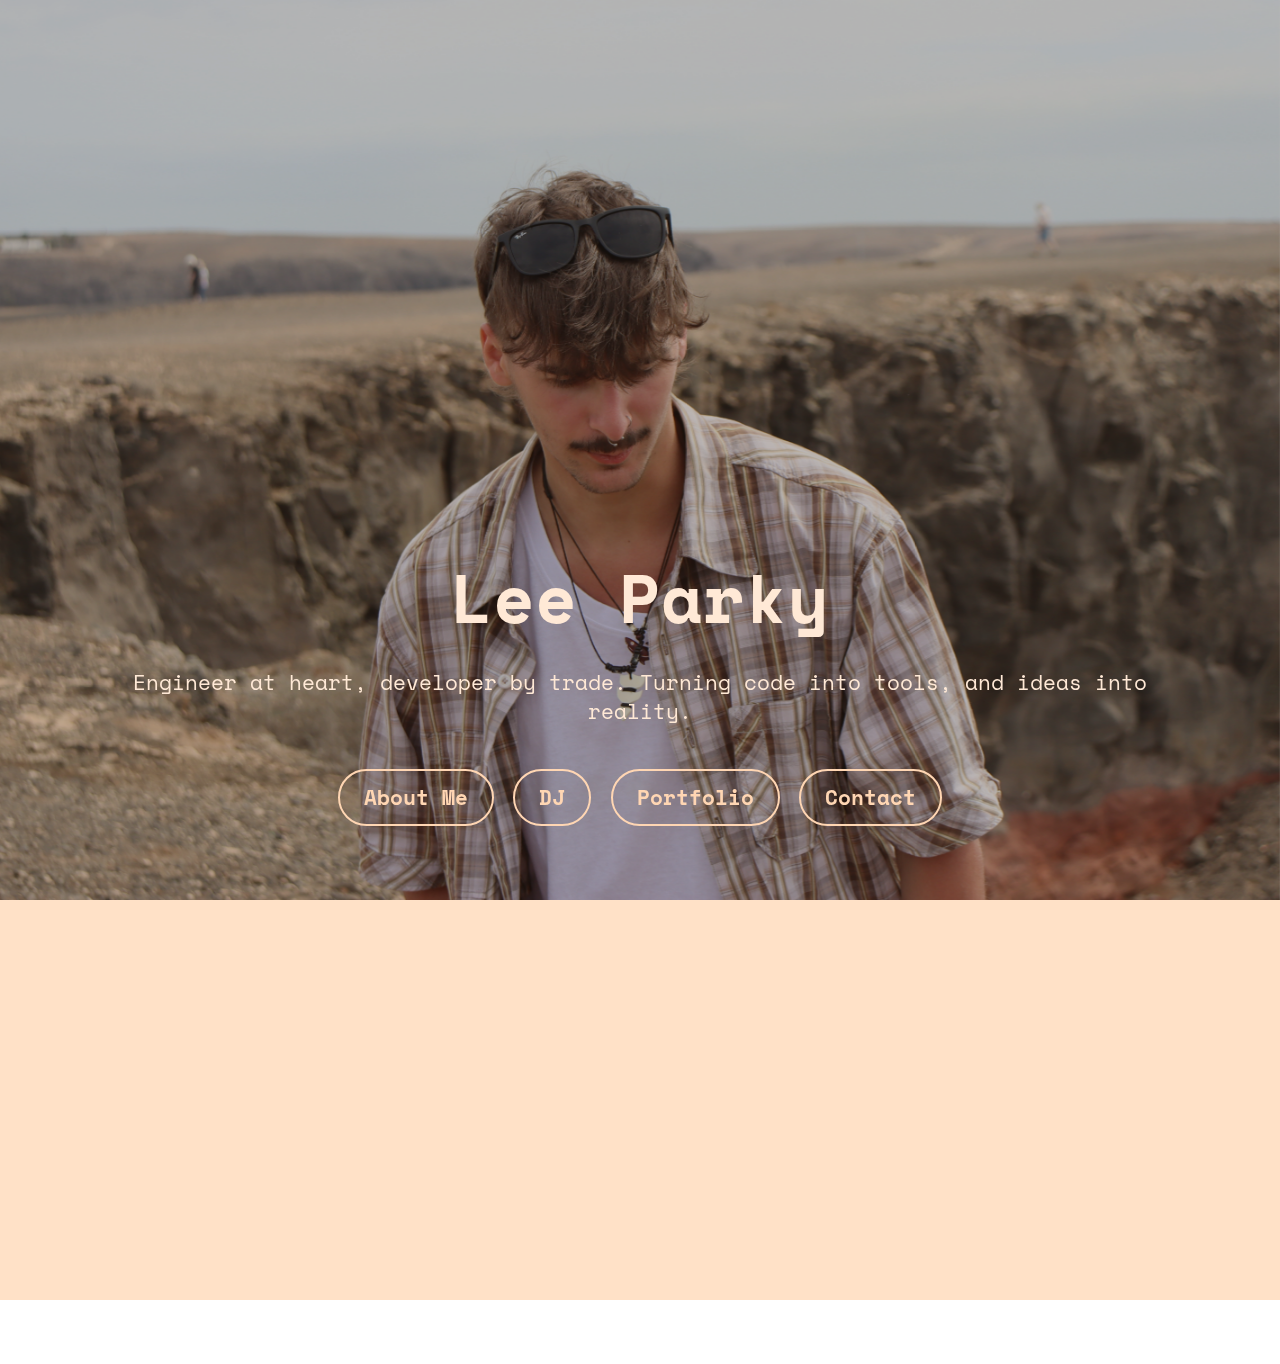
<file: index.html>
<!DOCTYPE html>
<html  >
<head>
  <!-- Site made with Mobirise Website Builder v6.0.1, https://mobirise.com -->
  <meta charset="UTF-8">
  <meta http-equiv="X-UA-Compatible" content="IE=edge">
  <meta name="generator" content="Mobirise v6.0.1, mobirise.com">
  <meta name="viewport" content="width=device-width, initial-scale=1, minimum-scale=1">
  <link rel="shortcut icon" href="assets/images/logo5.png" type="image/x-icon">
  <meta name="description" content="">
  
  
  <title>Home</title>
  <link rel="stylesheet" href="assets/bootstrap/css/bootstrap.min.css">
  <link rel="stylesheet" href="assets/bootstrap/css/bootstrap-grid.min.css">
  <link rel="stylesheet" href="assets/bootstrap/css/bootstrap-reboot.min.css">
  <link rel="stylesheet" href="assets/parallax/jarallax.css">
  <link rel="stylesheet" href="assets/animatecss/animate.css">
  <link rel="stylesheet" href="assets/socicon/css/styles.css">
  <link rel="stylesheet" href="assets/theme/css/style.css">
  <link rel="preload" href="https://fonts.googleapis.com/css?family=Space+Mono:400,400i,700,700i&display=swap" as="style" onload="this.onload=null;this.rel='stylesheet'">
  <noscript><link rel="stylesheet" href="https://fonts.googleapis.com/css?family=Space+Mono:400,400i,700,700i&display=swap"></noscript>
  <link rel="preload" as="style" href="assets/mobirise/css/mbr-additional.css?v=uIIO01"><link rel="stylesheet" href="assets/mobirise/css/mbr-additional.css?v=uIIO01" type="text/css">

  
  
  
</head>
<body>
  
  <section data-bs-version="5.1" class="header16 cid-uLaTdAnwus mbr-fullscreen mbr-parallax-background" id="header17-h">
  
  <div class="mbr-overlay" style="opacity: 0.3; background-color: rgb(45, 31, 17);"></div>
  <div class="container-fluid">
    <div class="row">
      <div class="content-wrap col-12 col-md-11">
        <h1 class="mbr-section-title mbr-fonts-style mbr-white mb-4 display-1">
          <br><strong>Lee Parky</strong></h1>
        
        <p class="mbr-fonts-style mbr-text mbr-white mb-4 display-7">Engineer at heart, developer by trade. Turning code into tools, and ideas into reality.</p>
        <div class="mbr-section-btn"><a class="btn btn-info-outline display-7" href="about-me.html">About Me</a> <a class="btn btn-info-outline display-7" href="dj.html">DJ</a> <a class="btn btn-info-outline display-7" href="portfolio.html">Portfolio</a> <a class="btn btn-info-outline display-7" href="mailto:leeparkinson04@gmail.com">Contact</a></div>
      </div>
    </div>
  </div>
</section>

<section data-bs-version="5.1" class="social05 cid-uLiy1n6pue" id="social05-2g">
    

    

    <div class="container">
        <div class="row">
            <h3 class="mbr-section-title align-center mb-5 mbr-fonts-style display-2">
                <strong>Follow.me</strong></h3>
            <div class="col-12">
                <div class="social-row">
                    <div class="soc-item">
                        <a href="https://www.instagram.com/leeparky04/" target="_blank">
                            <span class="mbr-iconfont socicon-instagram socicon"></span>
                        </a>
                    </div>
                    <div class="soc-item">
                        <a href="https://soundcloud.com/leethal04" target="_blank">
                            <span class="mbr-iconfont socicon-soundcloud socicon"></span>
                        </a>
                    </div>
                    <div class="soc-item">
                        <a href="https://x.com/leeparky04" target="_blank">
                            <span class="mbr-iconfont socicon-twitter socicon"></span>
                        </a>
                    </div>
                    <div class="soc-item">
                        <a href="https://github.com/leeprky" target="_blank">
                            <span class="mbr-iconfont socicon-github socicon"></span>
                        </a>
                    </div>
                    <div class="soc-item">
                        <a href="https://www.linkedin.com/in/lee-parkinson-605807229/" target="_blank">
                            <span class="mbr-iconfont socicon-linkedin socicon"></span>
                        </a>
                    </div>
                </div>
            </div>
        </div>
    </div>
</section><section class="display-7" style="padding: 0;align-items: center;justify-content: center;flex-wrap: wrap;    align-content: center;display: flex;position: relative;height: 4rem;"><a href="https://mobiri.se/3995789" style="flex: 1 1;height: 4rem;position: absolute;width: 100%;z-index: 1;"><img alt="" style="height: 4rem;" src="[data-uri]"></a><p style="margin: 0;text-align: center;" class="display-7">&#8204;</p><a style="z-index:1" href="https://mobirise.com/builder/no-code-website-builder.html">No Code Website Builder</a></section><script src="assets/bootstrap/js/bootstrap.bundle.min.js"></script>  <script src="assets/parallax/jarallax.js"></script>  <script src="assets/smoothscroll/smooth-scroll.js"></script>  <script src="assets/ytplayer/index.js"></script>  <script src="assets/theme/js/script.js"></script>  
  
  
  <input name="animation" type="hidden">
  </body>
</html>
</file>
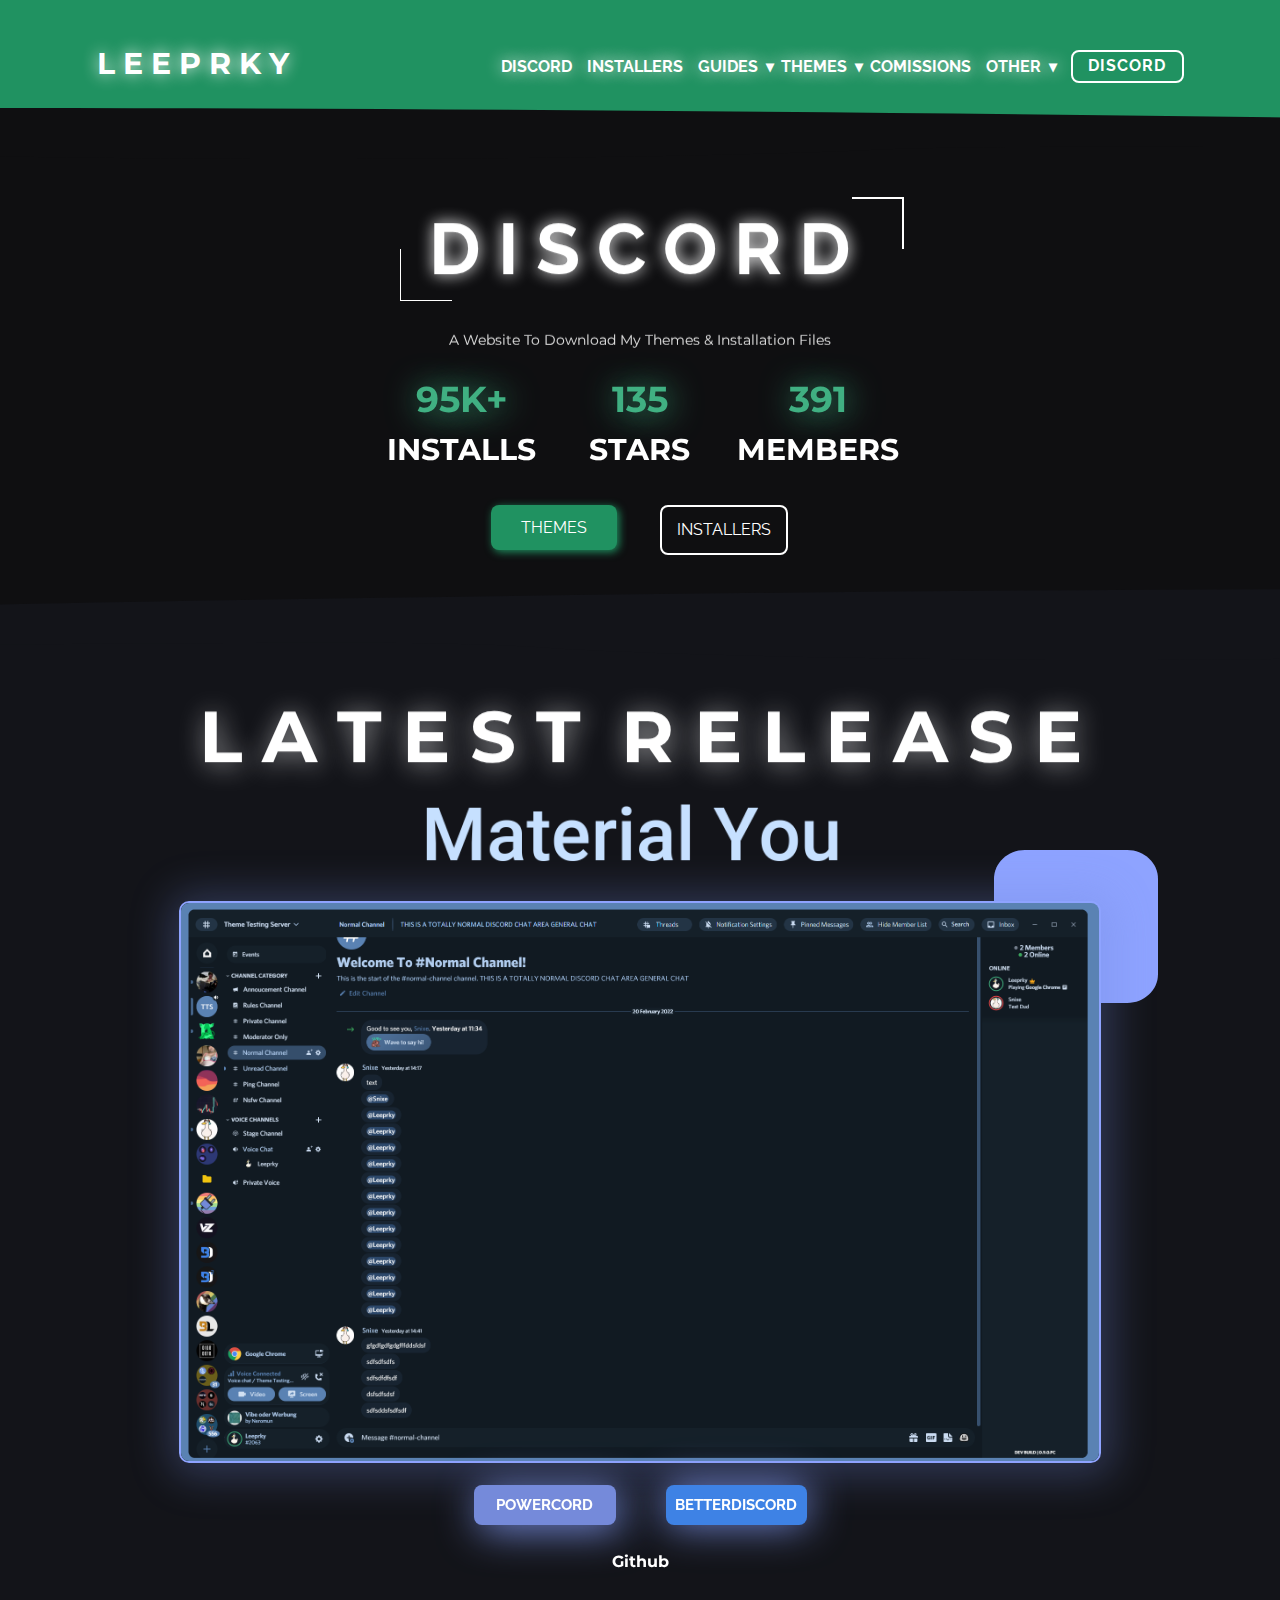
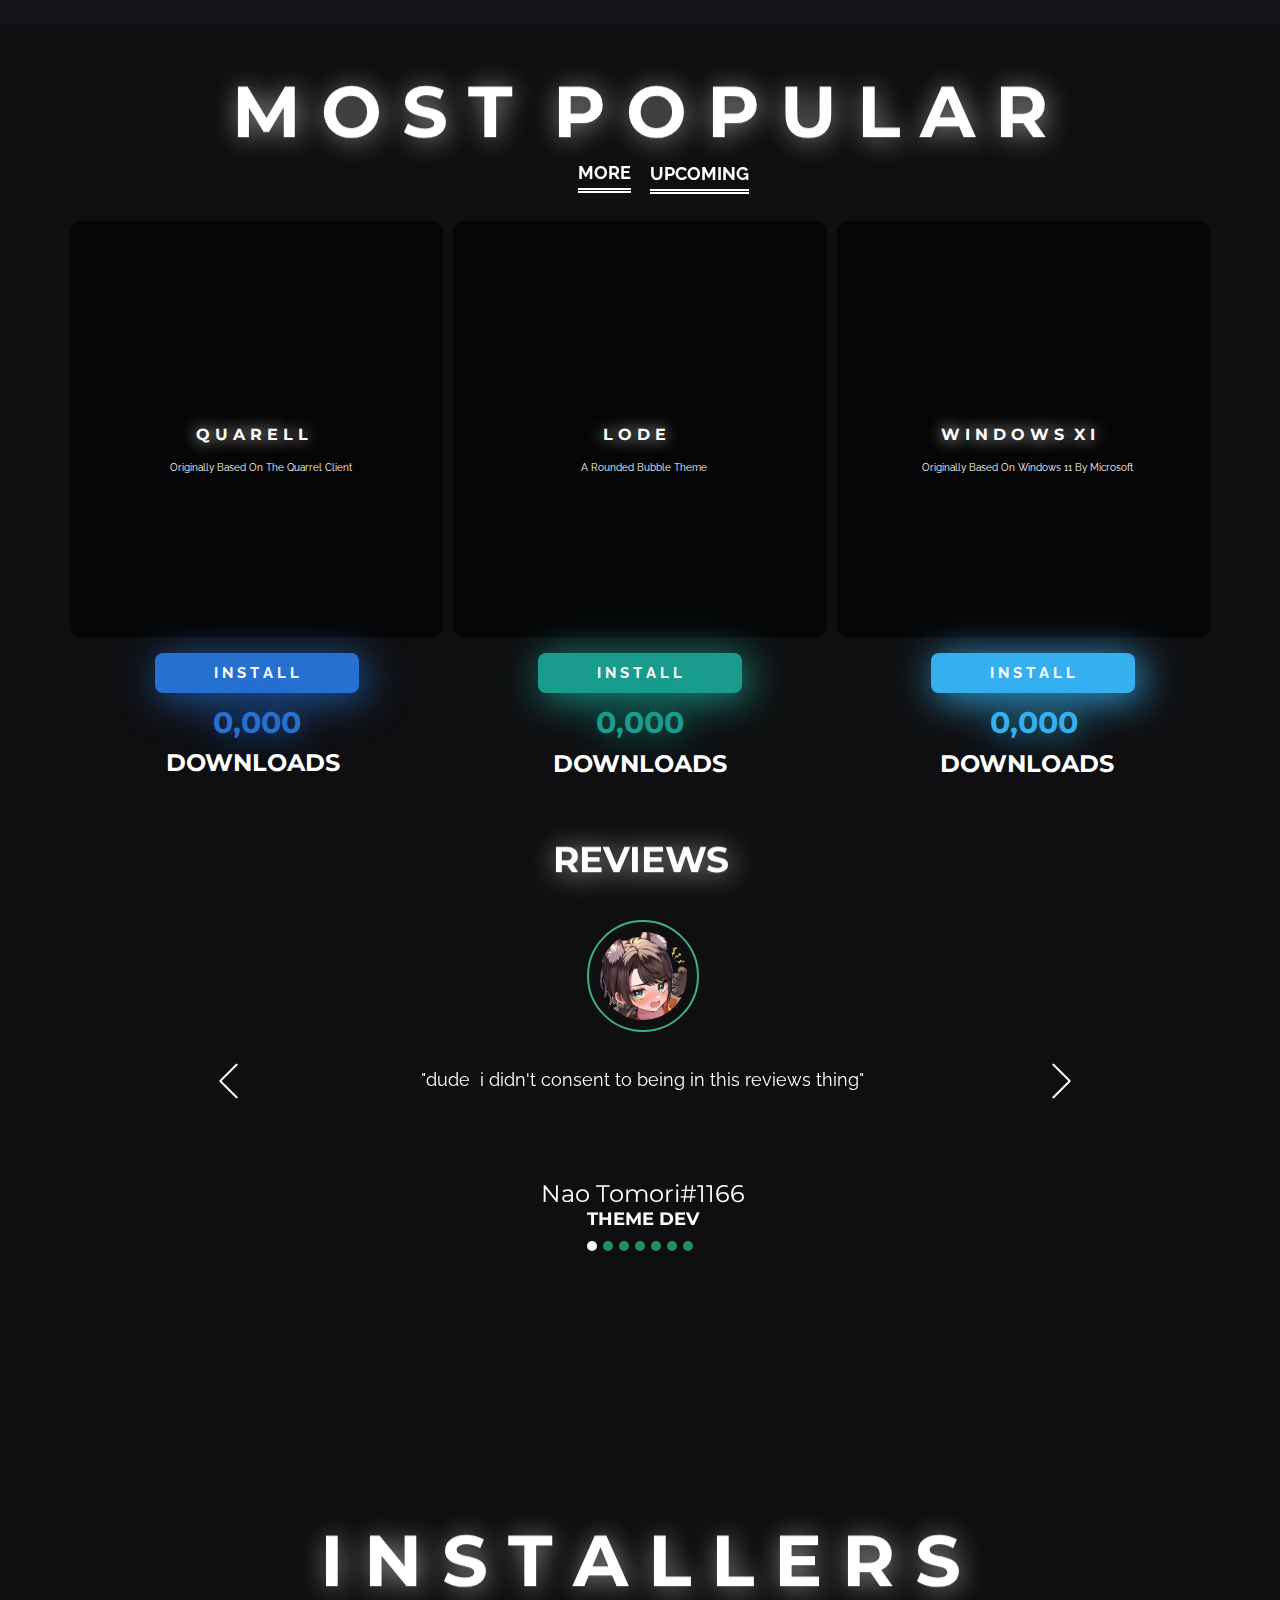
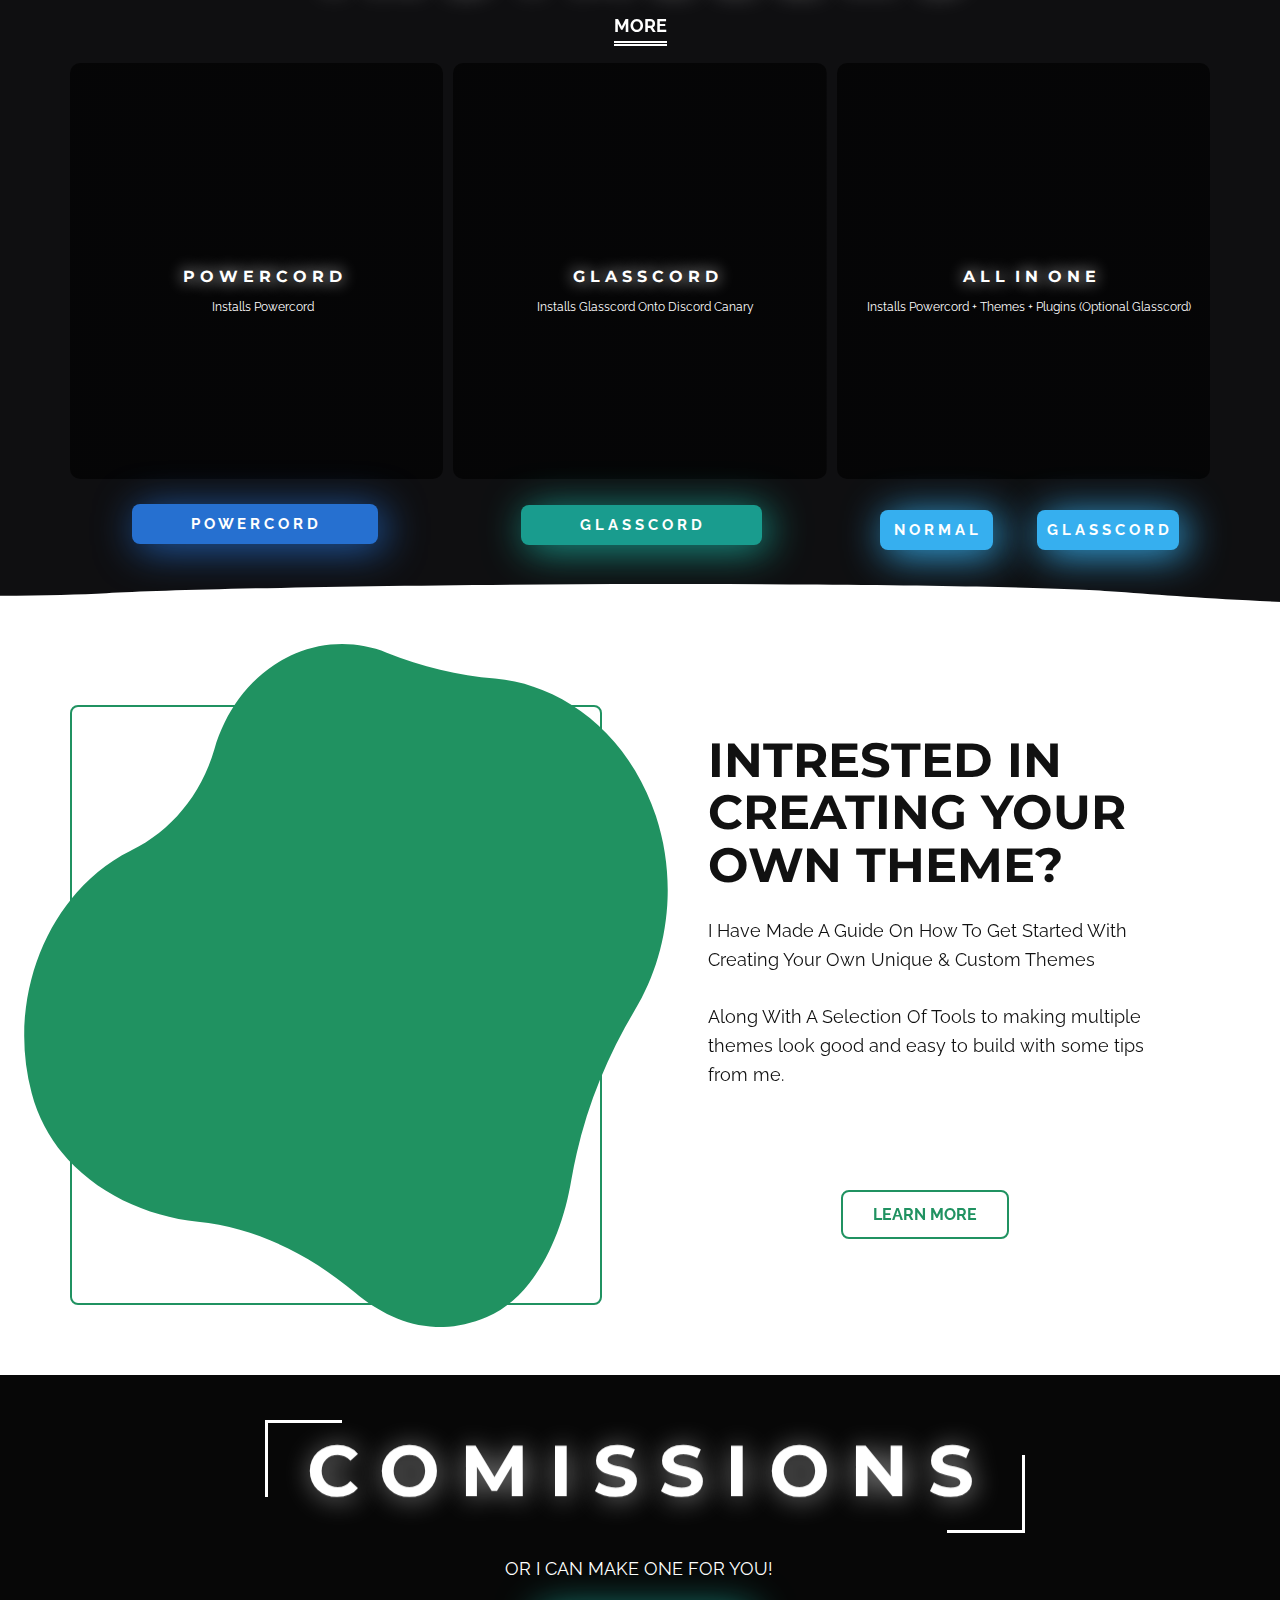
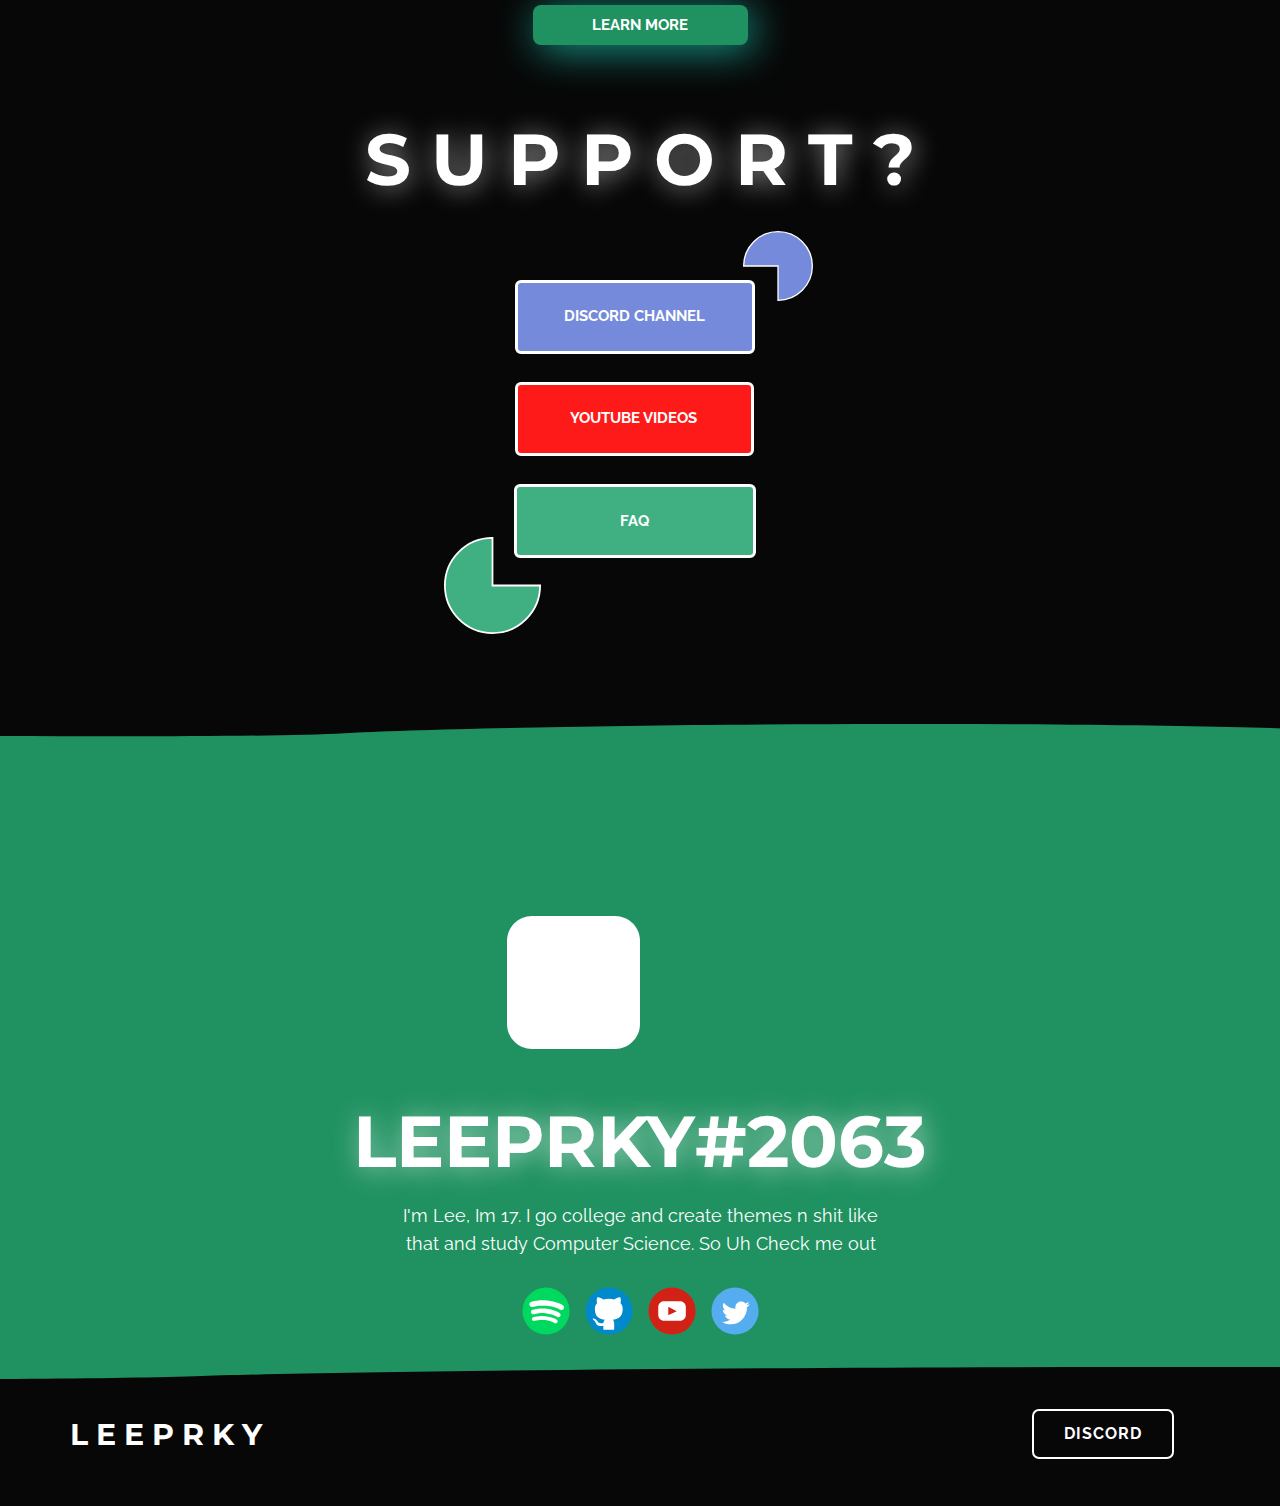
<file: OLD/index.html>
<!DOCTYPE html>
<html style="font-size: 16px;" lang="en-GB">
  <head>
    <meta name="viewport" content="width=device-width, initial-scale=1.0">
    <meta charset="utf-8">
    <meta name="keywords" content="L E E P R K Y​, T H E M E S">
    <meta name="description" content="">
    <meta name="page_type" content="np-template-header-footer-from-plugin">
    <title>Discord</title>
    <link rel="stylesheet" href="nicepage.css" media="screen">
<link rel="stylesheet" href="Discord.css" media="screen">
    <script class="u-script" type="text/javascript" src="jquery.js" defer=""></script>
    <script class="u-script" type="text/javascript" src="nicepage.js" defer=""></script>
    <meta name="generator" content="Nicepage 3.17.2, nicepage.com">
    
    <link rel="icon" href="images/favicon2.png">
    <link id="u-theme-google-font" rel="stylesheet" href="https://fonts.googleapis.com/css?family=Montserrat:100,100i,200,200i,300,300i,400,400i,500,500i,600,600i,700,700i,800,800i,900,900i|Raleway:100,100i,200,200i,300,300i,400,400i,500,500i,600,600i,700,700i,800,800i,900,900i">
    
    
    
    
    
    
    
    
    
    
    
    
    <script type="application/ld+json">{
		"@context": "http://schema.org",
		"@type": "Organization",
		"name": "Leeprky Themes"
}</script>
    <meta property="og:title" content="Discord">
    <meta property="og:type" content="website">
    <meta name="theme-color" content="#40b082">
  </head>
  <body data-home-page="Discord.html" data-home-page-title="Discord" class="u-body u-image lazyload" style="background-position: 50% 50%; background-attachment: fixed;" data-bg="url(&quot;images/Untitled-4-Recovered.png&quot;)"><header class="u-clearfix u-custom-color-8 u-header u-header" id="sec-6147"><div class="u-clearfix u-sheet u-valign-middle-xs u-sheet-1">
        <img class="u-hidden-lg u-hidden-md u-hidden-sm u-hidden-xl u-image u-image-default u-preserve-proportions lazyload u-image-1" alt="" data-image-width="245" data-image-height="240" data-href="https://discord.gg/cHkBysKQ6b" data-src="images/external-content.duckduckgo.com.png">
        <h1 class="TitleText u-text u-text-white u-text-1">
          <a class="u-active-none u-border-none u-btn u-button-link u-button-style u-hover-none u-none u-text-white u-btn-1" href="Discord.html" data-page-id="246913056">
            <span style="font-weight: 700;">L E E P R K Y</span>
            <span style="font-weight: 700;"></span>
          </a>
        </h1>
        <a href="https://discord.gg/cHkBysKQ6b" class="DiscordLink u-border-2 u-border-hover-white u-border-white u-btn u-btn-round u-button-style u-hidden-xs u-none u-radius-8 u-text-active-white u-text-hover-palette-5-base u-text-white u-btn-2">Discord</a>
        <nav class="Links u-dropdown-icon u-menu u-menu-dropdown u-menu-open-right u-offcanvas u-menu-1" data-responsive-from="MD" data-position="Home" data-submenu-level="on-click">
          <div class="menu-collapse" style="font-size: 1rem; letter-spacing: 0px; font-weight: 700; text-transform: uppercase;">
            <a class="u-button-style u-custom-active-border-color u-custom-active-color u-custom-border u-custom-border-color u-custom-borders u-custom-hover-border-color u-custom-left-right-menu-spacing u-custom-padding-bottom u-custom-text-active-color u-custom-text-color u-custom-text-decoration u-custom-text-hover-color u-custom-top-bottom-menu-spacing u-nav-link u-text-active-palette-1-base u-text-hover-palette-2-base" href="#" style="">
              <svg><use xmlns:xlink="http://www.w3.org/1999/xlink" xlink:href="#menu-hamburger"></use></svg>
              <svg version="1.1" xmlns="http://www.w3.org/2000/svg" xmlns:xlink="http://www.w3.org/1999/xlink"><defs><symbol id="menu-hamburger" viewBox="0 0 16 16" style="width: 16px; height: 16px;"><rect y="1" width="16" height="2"></rect><rect y="7" width="16" height="2"></rect><rect y="13" width="16" height="2"></rect>
</symbol>
</defs></svg>
            </a>
          </div>
          <div class="u-custom-menu u-nav-container">
            <ul class="u-nav u-spacing-15 u-unstyled u-nav-1"><li class="u-nav-item"><a class="u-button-style u-nav-link u-text-active-white u-text-hover-grey-10 u-text-white" href="Discord.html" style="padding: 10px 0px;">Discord</a>
</li><li class="u-nav-item"><a class="u-button-style u-nav-link u-text-active-white u-text-hover-grey-10 u-text-white" href="Installers.html" style="padding: 10px 0px;">Installers</a>
</li><li class="u-nav-item"><a class="u-button-style u-nav-link u-text-active-white u-text-hover-grey-10 u-text-white" href="Guides.html" style="padding: 10px 0px;">Guides</a><div class="u-nav-popup"><ul class="u-h-spacing-6 u-nav u-unstyled u-v-spacing-9 u-nav-2"><li class="u-nav-item"><a class="u-button-style u-nav-link u-text-active-white u-text-custom-color-33" href="OutOfDateNotifacations.html">How To Create Outdated Notifacation</a>
</li><li class="u-nav-item"><a class="u-button-style u-nav-link u-text-active-white u-text-custom-color-33" href="CreatingYourOwnTheme.html">How To Create Your Own Theme</a>
</li></ul>
</div>
</li><li class="u-nav-item"><a class="u-button-style u-nav-link u-text-active-white u-text-hover-grey-10 u-text-white" href="Themes.html" style="padding: 10px 0px;">Themes</a><div class="u-nav-popup"><ul class="u-h-spacing-6 u-nav u-unstyled u-v-spacing-9 u-nav-3"><li class="u-nav-item"><a class="u-button-style u-nav-link u-text-active-white u-text-custom-color-33" href="Tools.html">Tools</a>
</li><li class="u-nav-item"><a class="u-button-style u-nav-link u-text-active-white u-text-custom-color-33" href="Snippits.html">Snippits</a>
</li><li class="u-nav-item"><a class="u-button-style u-nav-link u-text-active-white u-text-custom-color-33" href="Spicetify.html">Spicetify</a>
</li></ul>
</div>
</li><li class="u-nav-item"><a class="u-button-style u-nav-link u-text-active-white u-text-hover-grey-10 u-text-white" href="Comissions.html" style="padding: 10px 0px;">Comissions</a>
</li><li class="u-nav-item"><a class="u-button-style u-nav-link u-text-active-white u-text-hover-grey-10 u-text-white" style="padding: 10px 0px;">Other</a><div class="u-nav-popup"><ul class="u-h-spacing-6 u-nav u-unstyled u-v-spacing-9 u-nav-4"><li class="u-nav-item"><a class="u-button-style u-nav-link u-text-active-white u-text-custom-color-33" href="FAQ.html">FAQ</a>
</li><li class="u-nav-item"><a class="u-button-style u-nav-link u-text-active-white u-text-custom-color-33" href="TOS.html">TOS</a>
</li><li class="u-nav-item"><a class="u-button-style u-nav-link u-text-active-white u-text-custom-color-33" href="Socials.html">Socials</a>
</li></ul>
</div>
</li></ul>
          </div>
          <div class="u-custom-menu u-nav-container-collapse">
            <div class="u-black u-container-style u-inner-container-layout u-opacity u-opacity-90 u-sidenav u-sidenav-1">
              <div class="u-sidenav-overflow">
                <div class="u-menu-close u-menu-close-1"></div>
                <ul class="u-align-center u-nav u-popupmenu-items u-spacing-13 u-unstyled u-nav-5"><li class="u-nav-item"><a class="u-button-style u-nav-link" href="Discord.html" style="padding: 10px 0px;">Discord</a>
</li><li class="u-nav-item"><a class="u-button-style u-nav-link" href="Installers.html" style="padding: 10px 0px;">Installers</a>
</li><li class="u-nav-item"><a class="u-button-style u-nav-link" href="Guides.html" style="padding: 10px 0px;">Guides</a><div class="u-nav-popup"><ul class="u-h-spacing-6 u-nav u-unstyled u-v-spacing-9 u-nav-6"><li class="u-nav-item"><a class="u-button-style u-nav-link" href="OutOfDateNotifacations.html">How To Create Outdated Notifacation</a>
</li><li class="u-nav-item"><a class="u-button-style u-nav-link" href="CreatingYourOwnTheme.html">How To Create Your Own Theme</a>
</li></ul>
</div>
</li><li class="u-nav-item"><a class="u-button-style u-nav-link" href="Themes.html" style="padding: 10px 0px;">Themes</a><div class="u-nav-popup"><ul class="u-h-spacing-6 u-nav u-unstyled u-v-spacing-9 u-nav-7"><li class="u-nav-item"><a class="u-button-style u-nav-link" href="Tools.html">Tools</a>
</li><li class="u-nav-item"><a class="u-button-style u-nav-link" href="Snippits.html">Snippits</a>
</li><li class="u-nav-item"><a class="u-button-style u-nav-link" href="Spicetify.html">Spicetify</a>
</li></ul>
</div>
</li><li class="u-nav-item"><a class="u-button-style u-nav-link" href="Comissions.html" style="padding: 10px 0px;">Comissions</a>
</li><li class="u-nav-item"><a class="u-button-style u-nav-link" style="padding: 10px 0px;">Other</a><div class="u-nav-popup"><ul class="u-h-spacing-6 u-nav u-unstyled u-v-spacing-9 u-nav-8"><li class="u-nav-item"><a class="u-button-style u-nav-link" href="FAQ.html">FAQ</a>
</li><li class="u-nav-item"><a class="u-button-style u-nav-link" href="TOS.html">TOS</a>
</li><li class="u-nav-item"><a class="u-button-style u-nav-link" href="Socials.html">Socials</a>
</li></ul>
</div>
</li></ul>
              </div>
            </div>
            <div class="u-grey-80 u-menu-overlay u-opacity u-opacity-90"></div>
          </div>
        </nav>
      </div></header>
    <section class="skrollable u-align-center u-clearfix u-custom-color-20 u-section-1" id="sec-32fc">
      <div class="u-clearfix u-sheet u-sheet-1">
        <div class="u-rotation-parent u-rotation-parent-1">
          <div class="u-flip-vertical u-hidden-lg u-hidden-md u-hidden-sm u-hidden-xs u-rotate-180 u-shape u-shape-svg u-text-custom-color-20 u-shape-1">
            <svg class="u-svg-link" preserveAspectRatio="none" viewBox="0 0 160 120" style=""><use xmlns:xlink="http://www.w3.org/1999/xlink" xlink:href="#svg-77d1"></use></svg>
            <svg class="u-svg-content" viewBox="0 0 160 120" x="0px" y="0px" id="svg-77d1"><path d="M123.5,101.6c4.3-14.8,9-30.9,21.1-40.5c13.9-11,26.3-39.2-0.3-54.7C93.1-23.4-20.4,58.6,3.2,86c22.4,26,59.4-9.3,68.1,12.4
	c4.4,11.1,20.2,26.2,36.7,20.3C116.2,115.8,121.4,109.1,123.5,101.6z"></path></svg>
          </div>
        </div>
        <h1 class="Welcome u-align-center u-custom-font u-text u-text-font u-text-white u-title u-text-1" data-animation-name="slideIn" data-animation-duration="1000" data-animation-delay="0" data-animation-direction="Down">D I S C O R D</h1>
        <div class="u-border-2 u-border-white u-hidden-xs u-shape u-shape-bottom u-shape-left u-shape-2" data-animation-name="slideIn" data-animation-duration="1000" data-animation-delay="0" data-animation-direction="Right"></div>
        <div class="u-border-1 u-border-white u-hidden-xs u-shape u-shape-right u-shape-top u-shape-3" data-animation-name="slideIn" data-animation-duration="1000" data-animation-delay="0" data-animation-direction="Left"></div>
        <h6 class="u-text u-text-font u-text-grey-10 u-text-2" data-animation-name="slideIn" data-animation-duration="1000" data-animation-delay="0" data-animation-direction="Down">A Website To Download​ My Themes &amp; Installation Files</h6>
        <div class="u-expanded-width-sm u-expanded-width-xs u-list u-list-1">
          <div class="u-repeater u-repeater-1">
            <div class="u-container-style u-list-item u-opacity u-opacity-40 u-repeater-item u-shape-rectangle">
              <div class="u-container-layout u-similar-container u-valign-top u-container-layout-1">
                <h3 class="StatsCounters u-align-center u-text u-text-custom-color-5 u-text-3" data-animation-name="counter" data-animation-event="scroll" data-animation-duration="1750" data-animation-delay="0">100K+</h3>
                <h3 class="u-align-center u-text u-text-font u-text-white u-text-4">INSTALLS</h3>
              </div>
            </div>
            <div class="u-container-style u-list-item u-opacity u-opacity-40 u-repeater-item u-shape-rectangle">
              <div class="u-container-layout u-similar-container u-valign-top u-container-layout-2">
                <h3 class="StatsCounters u-align-center u-text u-text-custom-color-5 u-text-5" data-animation-name="counter" data-animation-event="scroll" data-animation-duration="1750" data-animation-delay="0">142<br>
                </h3>
                <h3 class="u-align-center u-text u-text-font u-text-white u-text-6">STARS</h3>
              </div>
            </div>
            <div class="u-container-style u-list-item u-opacity u-opacity-40 u-repeater-item u-shape-rectangle">
              <div class="u-container-layout u-similar-container u-valign-top u-container-layout-3">
                <h3 class="StatsCounters u-align-center u-text u-text-custom-color-5 u-text-7" data-animation-name="counter" data-animation-event="scroll" data-animation-duration="1750" data-animation-delay="0">410</h3>
                <h3 class="u-align-center u-text u-text-font u-text-white u-text-8">MEMBERS</h3>
              </div>
            </div>
          </div>
        </div>
        <a href="Themes.html" data-page-id="339709644" class="u-btn u-btn-round u-button-style u-custom-color-8 u-hover-custom-color-9 u-radius-8 u-btn-1">THEMES</a>
        <a href="Installers.html" data-page-id="2179716857" class="u-border-2 u-border-hover-custom-color-9 u-border-white u-btn u-btn-round u-button-style u-none u-radius-8 u-text-hover-white u-btn-2">INSTALLERS</a>
      </div>
    </section>
    <section class="skrollable u-align-center u-clearfix u-custom-color-21 u-section-2" id="sec-591c">
      <div class="u-clearfix u-sheet u-valign-middle-md u-valign-middle-sm u-sheet-1">
        <div class="u-hidden-lg u-hidden-md u-hidden-sm u-hidden-xs u-shape u-shape-svg u-text-custom-color-21 u-shape-1">
          <svg class="u-svg-link" preserveAspectRatio="none" viewBox="0 0 160 120" style=""><use xmlns:xlink="http://www.w3.org/1999/xlink" xlink:href="#svg-0ab3"></use></svg>
          <svg class="u-svg-content" viewBox="0 0 160 120" x="0px" y="0px" id="svg-0ab3"><path d="M123.5,101.6c4.3-14.8,9-30.9,21.1-40.5c13.9-11,26.3-39.2-0.3-54.7C93.1-23.4-20.4,58.6,3.2,86c22.4,26,59.4-9.3,68.1,12.4
	c4.4,11.1,20.2,26.2,36.7,20.3C116.2,115.8,121.4,109.1,123.5,101.6z"></path></svg>
        </div>
        <h1 class="u-text u-text-white u-title u-text-1" data-animation-name="slideIn" data-animation-duration="1000" data-animation-delay="0" data-animation-direction="Down">L A T E S T&nbsp; R E L E A S E </h1>
        <div class="u-shape u-shape-svg u-text-custom-color-45 u-shape-2" data-animation-name="rotateIn" data-animation-duration="1000" data-animation-delay="0" data-animation-direction="UpRight">
          <svg class="u-svg-link" preserveAspectRatio="none" viewBox="0 0 160 160" style=""><use xmlns:xlink="http://www.w3.org/1999/xlink" xlink:href="#svg-662e"></use></svg>
          <svg class="u-svg-content" viewBox="0 0 160 160" x="0px" y="0px" id="svg-662e"><path d="M130,160H30c-16.5,0-30-13.5-30-30V30C0,13.5,13.5,0,30,0h100c16.5,0,30,13.5,30,30v100C160,146.5,146.5,160,130,160z"></path></svg>
        </div>
        <img class="Image Latest u-border-2 u-border-custom-color-45 u-expanded-width-lg u-expanded-width-md u-expanded-width-sm u-expanded-width-xs u-image u-image-round u-radius-10 lazyload u-image-1" alt="" data-image-width="1600" data-image-height="984" data-src="images/IMGUR.png">
        <img class="u-image u-image-default lazyload u-image-2" alt="" data-image-width="1236" data-image-height="400" data-src="images/logo.png">
        <a href="Themes.html#sec-95a8" data-page-id="339709644" class="u-btn u-btn-round u-button-style u-custom-color-12 u-hover-custom-color-13 u-radius-8 u-btn-1">POWERCORD</a>
        <a href="https://raw.githubusercontent.com/leeprky/MaterialYouTheme/main/betterdiscord/MaterialYouTheme.theme.css" class="u-btn u-btn-round u-button-style u-custom-color-10 u-hover-custom-color-11 u-radius-8 u-btn-2">BETTERDISCORD</a>
        <h5 class="u-align-center u-text u-text-font u-text-grey-10 u-text-2">
          <a class="u-active-none u-border-none u-btn u-button-link u-button-style u-hover-none u-none u-text-white u-btn-3" href="https://github.com/leeprky/MaterialYouTheme">Github<span style="font-weight: 700;"></span>
          </a>
        </h5>
      </div>
    </section>
    <section class="skrollable u-clearfix u-custom-color-20 u-section-3" id="sec-c960">
      <div class="u-clearfix u-sheet u-sheet-1">
        <h1 class="u-align-center u-text u-text-white u-title u-text-1" data-animation-name="slideIn" data-animation-duration="1000" data-animation-delay="0" data-animation-direction="Down">M O S T&nbsp; P O P U L A R</h1>
        <a href="Themes.html" data-page-id="339709644" class="u-active-none u-border-5 u-border-active-palette-2-dark-1 u-border-hover-palette-1-base u-border-white u-btn u-button-style u-hover-none u-none u-text-hover-palette-1-base u-text-white u-btn-1">MORE</a>
        <a href="Themes.html#UPCOMING" data-page-id="339709644" class="u-active-none u-border-5 u-border-active-palette-2-dark-1 u-border-hover-palette-1-base u-border-white u-btn u-button-style u-hover-none u-none u-text-hover-palette-1-base u-text-white u-btn-2">UPCOMING</a>
        <div class="u-expanded-width u-list u-list-1">
          <div class="u-repeater u-repeater-1">
            <div class="u-align-center u-container-style u-custom-background u-effect-hover-liftUp u-image-round u-list-item u-radius-10 u-repeater-item u-list-item-1" data-image-width="2000" data-image-height="1333">
              <div class="u-background-effect u-expanded">
                <div class="u-background-effect-image u-expanded u-image u-shading lazyload u-image-1" data-image-width="1600" data-image-height="886" data-bg="url(&quot;images/68747470733a2f2f692e696d6775722e636f6d2f51686832526e552e6a7067.jpg&quot;)"></div>
              </div>
              <div class="u-container-layout u-similar-container u-container-layout-1">
                <h3 class="PopularTitle u-align-center u-text u-text-white u-text-2">Q U A R E L L</h3>
                <p class="u-align-center u-text u-text-3">Originally Based On The Quarrel Client</p>
              </div>
            </div>
            <div class="u-container-style u-custom-background u-effect-hover-liftUp u-image-round u-list-item u-radius-10 u-repeater-item u-list-item-2" data-image-width="2000" data-image-height="1333">
              <div class="u-background-effect u-expanded">
                <div class="u-background-effect-image u-expanded u-image u-shading lazyload u-image-2" data-image-width="4320" data-image-height="2579" data-bg="url(&quot;images/PreviewEdit.jpg&quot;)"></div>
              </div>
              <div class="u-container-layout u-similar-container u-container-layout-2">
                <h3 class="PopularTitle u-align-center u-text u-text-white u-text-4">L O D E</h3>
                <p class="u-align-center u-text u-text-5">A Rounded Bubble Theme</p>
              </div>
            </div>
            <div class="u-container-style u-custom-background u-effect-hover-liftUp u-image-round u-list-item u-radius-10 u-repeater-item u-shading u-list-item-3" data-image-width="2000" data-image-height="1333">
              <div class="u-background-effect u-expanded">
                <div class="u-background-effect-image u-expanded u-image u-shading lazyload u-image-3" data-image-width="2125" data-image-height="1569" data-bg="url(&quot;images/68747470733a2f2f692e696d6775722e636f6d2f7a7a6c767264632e706e67.png&quot;)"></div>
              </div>
              <div class="u-container-layout u-similar-container u-container-layout-3">
                <h3 class="PopularTitle u-align-center u-text u-text-white u-text-6">W I N D O W S&nbsp; X I<br>
                </h3>
                <p class="u-align-center u-text u-text-7">Originally Based On Windows 11 By Microsoft<br>
                </p>
              </div>
            </div>
          </div>
        </div>
        <a href="Themes.html#ovelfluidcordquarrel" data-page-id="339709644" class="u-btn u-btn-round u-button-style u-custom-color-18 u-hover-custom-color-19 u-radius-8 u-btn-3">I N S T A L L</a>
        <a href="Themes.html#lodebdgnaive" data-page-id="339709644" class="u-btn u-btn-round u-button-style u-custom-color-16 u-hover-custom-color-17 u-radius-8 u-btn-4">I N S T A L L</a>
        <a href="Themes.html#bloopmsteamswindowsxi" data-page-id="339709644" class="u-btn u-btn-round u-button-style u-custom-color-14 u-hover-custom-color-15 u-radius-8 u-btn-5">I N S T A L L</a>
        <h3 class="StatsCounters u-align-center u-text u-text-custom-color-18 u-text-8" data-animation-name="counter" data-animation-event="scroll" data-animation-duration="2000" data-animation-delay="0">20,284<br>
        </h3>
        <h3 class="StatsCounters u-align-center u-text u-text-custom-color-16 u-text-9" data-animation-name="counter" data-animation-event="scroll" data-animation-duration="2000" data-animation-delay="0">15,852<br>
        </h3>
        <h3 class="StatsCounters u-align-center u-text u-text-custom-color-14 u-text-10" data-animation-name="counter" data-animation-event="scroll" data-animation-duration="2000" data-animation-delay="0">15,320<br>
        </h3>
        <h3 class="u-align-center u-text u-text-font u-text-white u-text-11">DOWNLOADS</h3>
        <h3 class="u-align-center u-text u-text-font u-text-white u-text-12">DOWNLOADS</h3>
        <h3 class="u-align-center u-text u-text-font u-text-white u-text-13">DOWNLOADS</h3>
      </div>
    </section>
    <section class="skrollable u-align-center u-clearfix u-custom-color-20 u-section-4" id="sec-d70a">
      <div class="u-clearfix u-sheet u-valign-middle u-sheet-1">
        <h3 class="u-align-center u-text u-text-font u-text-white u-text-1" data-animation-name="slideIn" data-animation-duration="1000" data-animation-delay="0" data-animation-direction="Down">REVIEWS</h3>
        <div id="carousel-5989" data-interval="2500" data-u-ride="carousel" class="u-carousel u-expanded-width-md u-expanded-width-sm u-expanded-width-xs u-slider u-slider-1">
          <ol class="u-absolute-hcenter u-carousel-indicators u-carousel-indicators-1">
            <li data-u-target="#carousel-5989" class="u-active u-active-white u-custom-color-8 u-shape-circle" data-u-slide-to="0" style="width: 10px; height: 10px;"></li>
            <li data-u-target="#carousel-5989" class="u-active-white u-custom-color-8 u-shape-circle" data-u-slide-to="1" style="width: 10px; height: 10px;"></li>
            <li data-u-target="#carousel-5989" class="u-active-white u-custom-color-8 u-shape-circle" data-u-slide-to="2" style="width: 10px; height: 10px;"></li>
            <li data-u-target="#carousel-5989" class="u-active-white u-custom-color-8 u-shape-circle" data-u-slide-to="3" style="width: 10px; height: 10px;"></li>
            <li data-u-target="#carousel-5989" class="u-active-white u-custom-color-8 u-shape-circle" data-u-slide-to="4" style="width: 10px; height: 10px;"></li>
            <li data-u-target="#carousel-5989" class="u-active-white u-custom-color-8 u-shape-circle" data-u-slide-to="5" style="width: 10px; height: 10px;"></li>
            <li data-u-target="#carousel-5989" class="u-active-white u-custom-color-8 u-shape-circle" data-u-slide-to="6" style="width: 10px; height: 10px;"></li>
          </ol>
          <div class="u-carousel-inner" role="listbox">
            <div class="u-active u-align-center u-carousel-item u-container-style u-slide">
              <div class="u-container-layout u-valign-middle u-container-layout-1"><span class="u-border-2 u-border-palette-1-base u-file-icon u-icon u-icon-circle u-spacing-10 u-text-palette-1-base u-icon-1"><img src="images/847920711a6b64dee34018060aecb919.webp" alt=""></span>
                <p class="u-large-text u-text u-text-body-alt-color u-text-variant u-text-2">"dude&nbsp; i didn't consent to being in this reviews thing"</p>
                <h4 class="u-text u-text-body-alt-color u-text-3">Nao Tomori#1166<br>
                </h4>
                <h6 class="u-text u-text-body-alt-color u-text-4">THEME DEV</h6>
              </div>
            </div>
            <div class="u-align-center u-carousel-item u-container-style u-slide">
              <div class="u-container-layout u-container-layout-2"><span class="u-border-2 u-border-palette-1-base u-file-icon u-icon u-icon-circle u-spacing-10 u-text-palette-1-base u-icon-2"><img src="images/e461aa699188bf6f2925db37c30401f1.webp" alt=""></span>
                <p class="u-large-text u-text u-text-body-alt-color u-text-variant u-text-5">"sick theme, built really well hope to see more amazing themes in the future!"</p>
                <h4 class="u-text u-text-body-alt-color u-text-6">01C1#4283<br>
                </h4>
                <h6 class="u-text u-text-body-alt-color u-text-7">Quarrel</h6>
              </div>
            </div>
            <div class="u-align-center u-carousel-item u-container-style u-slide">
              <div class="u-container-layout u-container-layout-3"><span class="u-border-2 u-border-palette-1-base u-file-icon u-icon u-icon-circle u-spacing-10 u-text-palette-1-base u-icon-3"><img src="images/4bd3c4577079a22358b797bfd647b17c.webp" alt=""></span>
                <p class="u-large-text u-text u-text-body-alt-color u-text-variant u-text-8">"dude you are valid"</p>
                <h4 class="u-text u-text-body-alt-color u-text-9">RETRO0#4017<br>
                </h4>
                <h6 class="u-text u-text-body-alt-color u-text-10">WINDOWS XI</h6>
              </div>
            </div>
            <div class="u-align-center u-carousel-item u-container-style u-slide">
              <div class="u-container-layout u-container-layout-4"><span class="u-border-2 u-border-palette-1-base u-file-icon u-icon u-icon-circle u-spacing-10 u-text-palette-1-base u-icon-4"><img src="images/a_4dbb5dbc4bfe32a5e89707ed2ec9f19f.gif" alt=""></span>
                <p class="u-large-text u-text u-text-body-alt-color u-text-variant u-text-11">"you da goat for themes"</p>
                <h4 class="u-text u-text-body-alt-color u-text-12">JIHADI#1738 </h4>
                <h6 class="u-text u-text-body-alt-color u-text-13">QUARREL</h6>
              </div>
            </div>
            <div class="u-align-center u-carousel-item u-container-style u-slide">
              <div class="u-container-layout u-container-layout-5"><span class="u-border-2 u-border-palette-1-base u-file-icon u-icon u-icon-circle u-spacing-10 u-text-palette-1-base u-icon-5"><img src="images/0af81d7bc569b265f7b3d58c13bcfb17.webp" alt=""></span>
                <p class="u-large-text u-text u-text-body-alt-color u-text-variant u-text-14">"damn das hot"</p>
                <h4 class="u-text u-text-body-alt-color u-text-15">SAMIISHERE#7441</h4>
                <h6 class="u-text u-text-body-alt-color u-text-16">OVEL</h6>
              </div>
            </div>
            <div class="u-align-center u-carousel-item u-container-style u-slide">
              <div class="u-container-layout u-container-layout-6"><span class="u-border-2 u-border-palette-1-base u-file-icon u-icon u-icon-circle u-spacing-10 u-text-palette-1-base u-icon-6"><img src="images/cae36f543fdf0417cb33c7aea8f853a8.webp" alt=""></span>
                <p class="u-large-text u-text u-text-body-alt-color u-text-variant u-text-17">"looks so clean"</p>
                <h4 class="u-text u-text-body-alt-color u-text-18">FLUTED#0001</h4>
                <h6 class="u-text u-text-body-alt-color u-text-19">FLUIDCORD</h6>
              </div>
            </div>
            <div class="u-align-center u-carousel-item u-container-style u-slide">
              <div class="u-container-layout u-container-layout-7"><span class="u-border-2 u-border-palette-1-base u-file-icon u-icon u-icon-circle u-spacing-10 u-text-palette-1-base u-icon-7"><img src="images/favicon2.png" alt=""></span>
                <p class="u-large-text u-text u-text-body-alt-color u-text-variant u-text-20">"<a href="https://www.youtube.com/watch?v=HIcSWuKMwOw" class="u-active-none u-border-none u-btn u-button-link u-button-style u-hover-none u-none u-text-palette-1-base u-btn-1">https://www.youtube.com/watch?v=HIcSWuKMwOw</a>"
                </p>
                <h4 class="u-text u-text-body-alt-color u-text-21">LEEPRKY#2063</h4>
                <h6 class="u-text u-text-body-alt-color u-text-22">DEVELOPER</h6>
              </div>
            </div>
          </div>
          <a class="u-absolute-vcenter u-carousel-control u-carousel-control-prev u-hidden-xs u-icon-circle u-text-hover-custom-color-8 u-text-white u-carousel-control-1" href="#carousel-5989" role="button" data-u-slide="prev">
            <span aria-hidden="true">
              <svg viewBox="0 0 477.175 477.175"><path d="M145.188,238.575l215.5-215.5c5.3-5.3,5.3-13.8,0-19.1s-13.8-5.3-19.1,0l-225.1,225.1c-5.3,5.3-5.3,13.8,0,19.1l225.1,225
                    c2.6,2.6,6.1,4,9.5,4s6.9-1.3,9.5-4c5.3-5.3,5.3-13.8,0-19.1L145.188,238.575z"></path></svg>
            </span>
            <span class="sr-only">+Previous</span>
          </a>
          <a class="u-absolute-vcenter u-carousel-control u-carousel-control-next u-hidden-xs u-icon-circle u-text-hover-custom-color-8 u-text-white u-carousel-control-2" href="#carousel-5989" role="button" data-u-slide="next">
            <span aria-hidden="true">
              <svg viewBox="0 0 477.175 477.175"><path d="M360.731,229.075l-225.1-225.1c-5.3-5.3-13.8-5.3-19.1,0s-5.3,13.8,0,19.1l215.5,215.5l-215.5,215.5
                    c-5.3,5.3-5.3,13.8,0,19.1c2.6,2.6,6.1,4,9.5,4c3.4,0,6.9-1.3,9.5-4l225.1-225.1C365.931,242.875,365.931,234.275,360.731,229.075z"></path></svg>
            </span>
            <span class="sr-only">+Next</span>
          </a>
        </div>
      </div>
    </section>
    <section class="skrollable u-clearfix u-custom-color-20 u-section-5" id="carousel_f8a9">
      <div class="u-clearfix u-sheet u-sheet-1">
        <div class="u-rotation-parent u-rotation-parent-1">
          <div class="u-rotate-180 u-shape u-shape-svg u-text-custom-color-20 u-shape-1">
            <svg class="u-svg-link" preserveAspectRatio="none" viewBox="0 0 160 120" style=""><use xmlns:xlink="http://www.w3.org/1999/xlink" xlink:href="#svg-1f8a"></use></svg>
            <svg class="u-svg-content" viewBox="0 0 160 120" x="0px" y="0px" id="svg-1f8a"><path d="M123.5,101.6c4.3-14.8,9-30.9,21.1-40.5c13.9-11,26.3-39.2-0.3-54.7C93.1-23.4-20.4,58.6,3.2,86c22.4,26,59.4-9.3,68.1,12.4
	c4.4,11.1,20.2,26.2,36.7,20.3C116.2,115.8,121.4,109.1,123.5,101.6z"></path></svg>
          </div>
        </div>
        <h1 class="u-align-center u-text u-text-white u-title u-text-1" data-animation-name="slideIn" data-animation-duration="1000" data-animation-delay="0" data-animation-direction="Down">I N S T A L L E R S</h1>
        <a href="Installers.html" data-page-id="2179716857" class="u-active-none u-border-5 u-border-active-palette-2-dark-1 u-border-hover-palette-1-base u-border-white u-btn u-button-style u-hover-none u-none u-text-hover-palette-1-base u-text-white u-btn-1">MORE</a>
        <div class="u-expanded-width u-list u-list-1">
          <div class="u-repeater u-repeater-1">
            <div class="u-align-center u-container-style u-custom-background u-effect-hover-liftUp u-image-round u-list-item u-radius-10 u-repeater-item u-list-item-1" data-image-width="2000" data-image-height="1333">
              <div class="u-background-effect u-expanded">
                <div class="u-background-effect-image u-expanded u-image u-shading lazyload u-image-1" data-image-width="1394" data-image-height="733" data-bg="url(&quot;images/Screenshot2021-12-19014432.png&quot;)"></div>
              </div>
              <div class="u-container-layout u-similar-container u-container-layout-1">
                <h3 class="PopularTitle u-align-center u-text u-text-white u-text-2">P O W E R C O R D</h3>
                <p class="u-align-center u-text u-text-3">Installs Powercord</p>
              </div>
            </div>
            <div class="u-align-center u-container-style u-custom-background u-effect-hover-liftUp u-image-round u-list-item u-radius-10 u-repeater-item u-list-item-2" data-image-width="2000" data-image-height="1333">
              <div class="u-background-effect u-expanded">
                <div class="u-background-effect-image u-expanded u-image u-shading lazyload u-image-2" data-image-width="1430" data-image-height="804" data-bg="url(&quot;images/preview_discord.png&quot;)"></div>
              </div>
              <div class="u-container-layout u-similar-container u-container-layout-2">
                <h3 class="PopularTitle u-align-center u-text u-text-white u-text-4">G L A S S C O R D</h3>
                <p class="u-align-center u-text u-text-5">Installs Glasscord Onto Discord Canary<br>
                </p>
              </div>
            </div>
            <div class="u-container-style u-custom-background u-effect-hover-liftUp u-image-round u-list-item u-radius-10 u-repeater-item u-shading u-list-item-3" data-image-width="2000" data-image-height="1333">
              <div class="u-background-effect u-expanded">
                <div class="u-background-effect-image u-expanded u-image u-shading lazyload u-image-3" data-image-width="1577" data-image-height="944" data-bg="url(&quot;images/Untitled-4-Recovered.jpg&quot;)"></div>
              </div>
              <div class="u-container-layout u-similar-container u-container-layout-3">
                <h3 class="PopularTitle u-align-center u-text u-text-white u-text-6">A L L&nbsp; I N&nbsp; O N E<br>
                </h3>
                <p class="u-align-center u-text u-text-7">Installs Powercord + Themes + Plugins (Optional Glasscord) <br>
                </p>
              </div>
            </div>
          </div>
        </div>
        <a href="files/AllInOneInstaller.bat" class="u-btn u-btn-round u-button-style u-custom-color-14 u-file-link u-hover-custom-color-15 u-radius-8 u-btn-2">N O R M A L</a>
        <a href="files/AllInOneInstallerGlasscord.v0.42.bat" class="u-btn u-btn-round u-button-style u-custom-color-14 u-file-link u-hover-custom-color-15 u-radius-8 u-btn-3">G L A S S C O R D</a>
        <a href="files/GlasscordInstallerHelper.v0.42.bat" class="u-btn u-btn-round u-button-style u-custom-color-16 u-file-link u-hover-custom-color-17 u-radius-8 u-btn-4">G L A S S C O R D</a>
        <a href="files/PowercordInstaller.bat" class="u-btn u-btn-round u-button-style u-custom-color-18 u-file-link u-hover-custom-color-19 u-radius-8 u-btn-5">P O W E R C O R D</a>
      </div>
    </section>
    <section class="u-clearfix u-valign-middle-xs u-white u-section-6" id="sec-cac6">
      <div class="u-clearfix u-sheet u-sheet-1">
        <div class="u-flip-vertical u-hidden-lg u-hidden-md u-hidden-sm u-hidden-xs u-shape u-shape-svg u-text-white u-shape-1">
          <svg class="u-svg-link" preserveAspectRatio="none" viewBox="0 0 160 120" style=""><use xmlns:xlink="http://www.w3.org/1999/xlink" xlink:href="#svg-ab72"></use></svg>
          <svg class="u-svg-content" viewBox="0 0 160 120" x="0px" y="0px" id="svg-ab72"><path d="M123.5,101.6c4.3-14.8,9-30.9,21.1-40.5c13.9-11,26.3-39.2-0.3-54.7C93.1-23.4-20.4,58.6,3.2,86c22.4,26,59.4-9.3,68.1,12.4
	c4.4,11.1,20.2,26.2,36.7,20.3C116.2,115.8,121.4,109.1,123.5,101.6z"></path></svg>
        </div>
        <div class="u-shape u-shape-svg u-text-custom-color-8 u-shape-2" data-animation-name="fadeIn" data-animation-duration="1000" data-animation-delay="0">
          <svg class="u-svg-link" preserveAspectRatio="none" viewBox="0 0 160 150" style=""><use xmlns:xlink="http://www.w3.org/1999/xlink" xlink:href="#svg-61af"></use></svg>
          <svg class="u-svg-content" viewBox="0 0 160 150" x="0px" y="0px" id="svg-61af"><path d="M43.2,126.9c14.2,1.3,27.6,7,39.1,15.6c8.3,6.1,19.4,10.3,32.7,5.3c11.7-4.4,18.6-17.4,21-30.2c2.6-13.3,8.1-25.9,15.7-37.1
	c8.3-12.1,10.8-27.9,5.3-42.7C150.5,20.3,134.6,9,117,7.6C107.9,6.9,98.8,5,90.1,1.9C83-0.6,75-0.7,67.4,2.1
	c-9.9,3.7-17,11.6-20.1,21c-3.3,10.1-10.9,18-20.6,22.2c-0.1,0-0.1,0.1-0.2,0.1c-20.3,8.9-31,32-24.6,53.2
	C6.9,115.6,25.2,125.2,43.2,126.9z"></path></svg>
        </div>
        <div class="u-clearfix u-expanded-width-lg u-expanded-width-md u-expanded-width-xl u-expanded-width-xs u-layout-wrap u-layout-wrap-1">
          <div class="u-layout">
            <div class="u-layout-row">
              <div class="u-align-left u-container-style u-effect-hover-liftUp u-layout-cell u-left-cell u-radius-8 u-shape-round u-size-28 u-layout-cell-1" data-image-width="1600" data-image-height="914">
                <div class="u-background-effect u-border-2 u-border-custom-color-8 u-expanded">
                  <div class="u-background-effect-image u-expanded u-image u-shading lazyload u-image-1" data-image-width="1600" data-image-height="914" data-bg="url(&quot;images/Screenshot2021-12-15210128.png&quot;)"></div>
                </div>
                <div class="u-container-layout u-container-layout-1"></div>
              </div>
              <div class="u-align-left u-container-style u-layout-cell u-right-cell u-size-32 u-layout-cell-2">
                <div class="u-container-layout u-container-layout-2">
                  <h1 class="u-text u-text-1">INTRESTED IN CREATING YOUR OWN THEME?<span style="font-weight: 700;"></span>
                  </h1>
                  <p class="u-text u-text-2">I Have Made A Guide On How To Get Started With Creating Your Own Unique &amp; Custom Themes<br>
                    <br>Along With A Selection Of Tools to making multiple themes look good and easy to build with some tips from me.
                  </p>
                  <a href="CreatingYourOwnTheme.html" data-page-id="338129033" class="u-border-2 u-border-custom-color-8 u-btn u-btn-round u-button-style u-hover-palette-1-base u-none u-radius-8 u-text-custom-color-8 u-text-hover-white u-btn-1">learn more</a>
                </div>
              </div>
            </div>
          </div>
        </div>
      </div>
    </section>
    <section class="u-clearfix u-custom-color-23 u-section-7" id="sec-e60b">
      <div class="u-clearfix u-sheet u-sheet-1">
        <div class="u-flip-vertical u-hidden-lg u-hidden-md u-hidden-xl u-hidden-xs u-shape u-shape-svg u-text-custom-color-23 u-shape-1">
          <svg class="u-svg-link" preserveAspectRatio="none" viewBox="0 0 160 120" style=""><use xmlns:xlink="http://www.w3.org/1999/xlink" xlink:href="#svg-5bb2"></use></svg>
          <svg class="u-svg-content" viewBox="0 0 160 120" x="0px" y="0px" id="svg-5bb2"><path d="M123.5,101.6c4.3-14.8,9-30.9,21.1-40.5c13.9-11,26.3-39.2-0.3-54.7C93.1-23.4-20.4,58.6,3.2,86c22.4,26,59.4-9.3,68.1,12.4
	c4.4,11.1,20.2,26.2,36.7,20.3C116.2,115.8,121.4,109.1,123.5,101.6z"></path></svg>
        </div>
        <h1 class="u-align-center u-text u-text-white u-title u-text-1" data-animation-name="slideIn" data-animation-duration="1000" data-animation-delay="0" data-animation-direction="Down">C O M I S S I O N S</h1>
        <div class="u-border-3 u-border-white u-hidden-xs u-shape u-shape-bottom u-shape-right u-shape-2" data-animation-name="slideIn" data-animation-duration="1000" data-animation-delay="0" data-animation-direction="Left"></div>
        <div class="u-border-3 u-border-white u-hidden-xs u-shape u-shape-left u-shape-top u-shape-3" data-animation-name="slideIn" data-animation-duration="1000" data-animation-delay="0" data-animation-direction="Right"></div>
        <p class="u-text u-text-2">OR I CAN MAKE ONE FOR YOU!</p>
        <a href="Comissions.html" data-page-id="2871425215" class="u-btn u-btn-round u-button-style u-custom-color-8 u-hover-custom-color-9 u-radius-8 u-btn-1">LEARN MORE</a>
      </div>
    </section>
    <section class="u-clearfix u-custom-color-23 u-section-8" id="sec-a175">
      <div class="u-clearfix u-sheet u-sheet-1">
        <h1 class="u-align-center u-text u-text-white u-title u-text-1">S U P P O R T ?</h1>
        <a href="https://discord.gg/cHkBysKQ6b" class="u-border-3 u-border-white u-btn u-btn-round u-button-style u-custom-color-12 u-hover-custom-color-13 u-radius-6 u-btn-1">DISCORD CHANNEL</a>
        <div class="u-border-3 u-border-white u-shape u-shape-svg u-text-custom-color-12 u-shape-1" data-animation-name="tada" data-animation-duration="1000" data-animation-delay="0" data-animation-direction="">
          <svg class="u-svg-link" preserveAspectRatio="none" viewBox="0 0 160 160" style=""><use xmlns:xlink="http://www.w3.org/1999/xlink" xlink:href="#svg-efa1"></use></svg>
          <svg class="u-svg-content" viewBox="-1.5 -1.5 163 163" x="0px" y="0px" id="svg-efa1"><path d="M80,80v80c44.1,0,80-35.9,80-80S124.1,0,80,0C35.9,0,0,35.9,0,80H80z"></path></svg>
        </div>
        <a href="https://www.youtube.com/channel/UCya0nDFfwPvMjfpPgsr9-_Q" class="u-border-3 u-border-white u-btn u-btn-round u-button-style u-custom-color-24 u-hover-custom-color-25 u-radius-6 u-btn-2">YOUTUBE VIDEOS</a>
        <div class="u-rotation-parent u-rotation-parent-1">
          <div class="u-border-3 u-border-white u-expanded-width-lg u-expanded-width-md u-expanded-width-sm u-expanded-width-xs u-rotate-270 u-shape u-shape-svg u-text-custom-color-5 u-shape-2">
            <svg class="u-svg-link" preserveAspectRatio="none" viewBox="0 0 160 160" style=""><use xmlns:xlink="http://www.w3.org/1999/xlink" xlink:href="#svg-091b"></use></svg>
            <svg class="u-svg-content" viewBox="-1.5 -1.5 163 163" x="0px" y="0px" id="svg-091b"><path d="M80,80h80c0-44.1-35.9-80-80-80S0,35.9,0,80s35.9,80,80,80V80z"></path></svg>
          </div>
        </div>
        <a href="FAQ.html" data-page-id="2672016385" class="u-border-3 u-border-white u-btn u-btn-round u-button-style u-custom-color-5 u-hover-custom-color-8 u-radius-6 u-btn-3">FAQ</a>
      </div>
    </section>
    <section class="u-align-center u-clearfix u-custom-color-8 u-section-9" id="sec-62ae">
      <div class="u-clearfix u-sheet u-sheet-1">
        <div class="u-flip-vertical u-hidden-lg u-hidden-md u-hidden-sm u-hidden-xs u-shape u-shape-svg u-text-custom-color-8 u-shape-1">
          <svg class="u-svg-link" preserveAspectRatio="none" viewBox="0 0 160 120" style=""><use xmlns:xlink="http://www.w3.org/1999/xlink" xlink:href="#svg-69af"></use></svg>
          <svg class="u-svg-content" viewBox="0 0 160 120" x="0px" y="0px" id="svg-69af"><path d="M123.5,101.6c4.3-14.8,9-30.9,21.1-40.5c13.9-11,26.3-39.2-0.3-54.7C93.1-23.4-20.4,58.6,3.2,86c22.4,26,59.4-9.3,68.1,12.4
	c4.4,11.1,20.2,26.2,36.7,20.3C116.2,115.8,121.4,109.1,123.5,101.6z"></path></svg>
        </div>
        <div class="u-shape u-shape-svg u-text-white u-shape-2" data-animation-name="rotateIn" data-animation-duration="1000" data-animation-delay="1000" data-animation-direction="DownRight">
          <svg class="u-svg-link" preserveAspectRatio="none" viewBox="0 0 160 160" style=""><use xmlns:xlink="http://www.w3.org/1999/xlink" xlink:href="#svg-99bd"></use></svg>
          <svg class="u-svg-content" viewBox="0 0 160 160" x="0px" y="0px" id="svg-99bd"><path d="M130,160H30c-16.5,0-30-13.5-30-30V30C0,13.5,13.5,0,30,0h100c16.5,0,30,13.5,30,30v100C160,146.5,146.5,160,130,160z"></path></svg>
        </div>
        <div alt="" class="u-image u-image-circle lazyload u-image-1" data-image-width="750" data-image-height="1334" data-animation-name="rotateIn" data-animation-duration="1000" data-animation-delay="0" data-animation-direction="" data-bg="url(&quot;images/IMG_0405.JPG&quot;)"></div>
        <h1 class="u-align-center u-text u-text-white u-title u-text-1">Leeprky#2063</h1>
        <p class="u-text u-text-white u-text-2">I'm Lee, Im 17. I go college and create themes n shit like that and study Computer Science. So Uh Check me out</p>
        <div class="u-align-left u-social-icons u-spacing-15 u-social-icons-1">
          <a class="u-social-url" target="_blank" title="Spotify" href="https://open.spotify.com/user/662kfkekmpc0q4fexw8rngvat"><span class="u-icon u-icon-circle u-social-icon u-social-spotify u-icon-1"><svg class="u-svg-link" preserveAspectRatio="xMidYMin slice" viewBox="0 0 112 112" style=""><use xmlns:xlink="http://www.w3.org/1999/xlink" xlink:href="#svg-7b18"></use></svg><svg class="u-svg-content" viewBox="0 0 112 112" x="0" y="0" id="svg-7b18"><circle fill="#00D95F" cx="56.1" cy="56.1" r="55"></circle><path fill="#FFFFFE" d="M94.5,41.9c-1.9-1.1-3.8-2.1-5.8-3c-2-0.9-4-1.7-6.1-2.4c-5.1-1.7-10.2-3-15.4-3.9
	c-5.2-0.9-10.5-1.3-15.8-1.5c-2.2-0.1-4.3-0.1-6.5,0c-2.2,0.1-4.3,0.2-6.5,0.4c-2.1,0.2-4.1,0.4-6.1,0.7c-2,0.3-4,0.7-6,1.1
	c-0.8,0.2-1.6,0.4-2.4,0.6c-0.8,0.2-1.6,0.5-2.4,0.7c-1.3,0.4-2.4,1.3-3.1,2.3c-0.7,1.1-1.1,2.4-1.1,3.7c0,1.4,0.5,2.7,1.3,3.7
	c0.8,1,1.9,1.8,3.2,2.2c0.6,0.2,1.2,0.3,1.8,0.2c0.6,0,1.2-0.1,1.8-0.2l0.6-0.2c1.4-0.4,2.8-0.7,4.2-1c2.2-0.5,4.3-0.8,6.5-1.1
	c2.2-0.3,4.4-0.4,6.6-0.6c1.9-0.1,3.9-0.1,5.8-0.1c1.9,0,3.8,0.1,5.8,0.2c1.9,0.1,3.7,0.3,5.6,0.5c1.8,0.2,3.6,0.5,5.5,0.8
	c2.6,0.5,5.2,1,7.8,1.7c2.5,0.7,5.1,1.5,7.5,2.5c1.3,0.5,2.5,1,3.6,1.6c1.2,0.6,2.4,1.2,3.5,1.9c1,0.6,2.1,0.8,3.2,0.9
	c1.1,0,2.2-0.3,3.2-0.8c0.9-0.6,1.8-1.3,2.3-2.3c0.5-0.9,0.8-2,0.8-3.1l0-0.2c0,0,0-0.2,0-0.3c0-0.3-0.1-0.6-0.1-0.9
	c-0.2-0.9-0.6-1.7-1.1-2.4C95.9,42.9,95.2,42.3,94.5,41.9z"></path><path fill="#FFFFFE" d="M73,54c-4.7-1.5-9.5-2.6-14.4-3.3c-4.9-0.7-9.8-0.9-14.7-0.7c-2.3,0.1-4.6,0.3-6.9,0.5
	c-2.3,0.3-4.5,0.7-6.8,1.2c-0.9,0.2-1.9,0.4-2.8,0.7c-0.9,0.2-1.8,0.5-2.7,0.8c-1.1,0.3-2,1-2.7,1.9c-0.7,0.9-1,2-1.1,3.1
	c0,1.1,0.3,2.2,0.9,3.1c0.6,0.9,1.5,1.6,2.5,2.1c0.6,0.3,1.3,0.4,2,0.4c0.6,0,1.3-0.1,1.9-0.3c3-0.9,6-1.5,9-1.9
	c3.2-0.5,6.5-0.7,9.7-0.7c2.5,0,4.9,0.1,7.3,0.3c2.4,0.2,4.7,0.5,7,1c3,0.6,5.9,1.3,8.8,2.2c2.9,0.9,5.7,2.1,8.4,3.5
	c0.9,0.4,1.7,0.9,2.6,1.4l0.9,0.5c1.3,0.7,2.8,0.9,4.1,0.6c1.3-0.3,2.5-1.2,3.3-2.4c0.7-1.2,1-2.7,0.6-4.2c-0.3-1.3-1.1-2.5-2.4-3.3
	l0,0c-0.2-0.1-0.5-0.3-0.6-0.4c-2.2-1.3-4.4-2.4-6.7-3.5C77.8,55.6,75.4,54.7,73,54z"></path><path fill="#FFFFFE" d="M58.7,68.6c-3.6-0.5-7.2-0.8-10.9-0.9h-0.1c-0.8,0-1.5,0.1-2.3,0.1c-1.7,0.1-3.5,0.2-5.1,0.3
	c-2.2,0.2-4.4,0.5-6.6,0.8c-2.2,0.4-4.4,0.8-6.5,1.3c-0.2,0-0.3,0.1-0.6,0.1h0c-0.2,0.1-0.4,0.1-0.6,0.2c-1,0.4-1.8,1.1-2.3,2.1
	c-0.5,0.9-0.7,2-0.5,3.1c0.2,1.1,0.8,2,1.6,2.6c0.8,0.6,1.8,1,2.9,1c0.3,0,0.7,0,1-0.1c0.3,0,0.6-0.1,0.9-0.2c2.6-0.6,5.2-1,7.8-1.4
	c2.6-0.4,5.2-0.6,7.9-0.7c2-0.1,4.1-0.1,6.1,0c2,0.1,4,0.3,6,0.6c3.3,0.5,6.4,1.3,9.5,2.3c3.1,1.1,6,2.4,8.8,4.1l0,0l0.1,0.1
	c0.3,0.2,0.6,0.3,0.9,0.5c1.1,0.5,2.2,0.5,3.2,0.2c1-0.3,1.9-1,2.5-2c0.6-1,0.8-2.2,0.6-3.2c-0.2-1.1-0.8-2.1-1.7-2.8
	c-0.3-0.2-0.6-0.4-0.9-0.6l-0.1-0.1l0,0c-1.7-1-3.5-2-5.4-2.8c-1.8-0.8-3.7-1.6-5.7-2.2C65.8,70,62.3,69.2,58.7,68.6z"></path></svg></span>
          </a>
          <a class="u-social-url" target="_blank" title="Github" href="https://github.com/leeprky"><span class="u-icon u-icon-circle u-social-github u-social-icon u-icon-2"><svg class="u-svg-link" preserveAspectRatio="xMidYMin slice" viewBox="0 0 112 112" style=""><use xmlns:xlink="http://www.w3.org/1999/xlink" xlink:href="#svg-4476"></use></svg><svg class="u-svg-content" viewBox="0 0 112 112" x="0" y="0" id="svg-4476"><circle fill="currentColor" cx="56.1" cy="56.1" r="55"></circle><path fill="#FFFFFF" d="M88,51.3c0-5.5-1.9-10.2-5.3-13.7c0.6-1.3,2.3-6.5-0.5-13.5c0,0-4.2-1.4-14,5.3c-4.1-1.1-8.4-1.7-12.7-1.8
	c-4.3,0-8.7,0.6-12.7,1.8c-9.7-6.6-14-5.3-14-5.3c-2.8,7-1,12.2-0.5,13.5C25,41.2,23,45.7,23,51.3c0,19.6,11.9,23.9,23.3,25.2
	c-1.5,1.3-2.8,3.5-3.2,6.8c-3,1.3-10.2,3.6-14.9-4.3c0,0-2.7-4.9-7.8-5.3c0,0-5-0.1-0.4,3.1c0,0,3.3,1.6,5.6,7.5c0,0,3,9.1,17.2,6
	c0,4.3,0.1,8.3,0.1,9.5h25.2c0-1.7,0.1-7.2,0.1-14c0-4.7-1.7-7.9-3.4-9.4C76,75.2,88,70.9,88,51.3z"></path></svg></span>
          </a>
          <a class="u-social-url" target="_blank" title="YouTube" href="https://www.youtube.com/channel/UCya0nDFfwPvMjfpPgsr9-_Q"><span class="u-icon u-icon-circle u-social-icon u-social-youtube u-icon-3"><svg class="u-svg-link" preserveAspectRatio="xMidYMin slice" viewBox="0 0 112 112" style=""><use xmlns:xlink="http://www.w3.org/1999/xlink" xlink:href="#svg-1d34"></use></svg><svg class="u-svg-content" viewBox="0 0 112 112" x="0" y="0" id="svg-1d34"><circle fill="currentColor" cx="56.1" cy="56.1" r="55"></circle><path fill="#FFFFFF" d="M74.9,33.3H37.3c-7.4,0-13.4,6-13.4,13.4v18.8c0,7.4,6,13.4,13.4,13.4h37.6c7.4,0,13.4-6,13.4-13.4V46.7 C88.3,39.3,82.3,33.3,74.9,33.3L74.9,33.3z M65.9,57l-17.6,8.4c-0.5,0.2-1-0.1-1-0.6V47.5c0-0.5,0.6-0.9,1-0.6l17.6,8.9 C66.4,56,66.4,56.8,65.9,57L65.9,57z"></path></svg></span>
          </a>
          <a class="u-social-url" target="_blank" title="Twitter" href="https://twitter.com/leeprky"><span class="u-icon u-icon-circle u-social-icon u-social-twitter u-icon-4"><svg class="u-svg-link" preserveAspectRatio="xMidYMin slice" viewBox="0 0 112 112" style=""><use xmlns:xlink="http://www.w3.org/1999/xlink" xlink:href="#svg-97b9"></use></svg><svg class="u-svg-content" viewBox="0 0 112 112" x="0" y="0" id="svg-97b9"><circle fill="currentColor" class="st0" cx="56.1" cy="56.1" r="55"></circle><path fill="#FFFFFF" d="M83.8,47.3c0,0.6,0,1.2,0,1.7c0,17.7-13.5,38.2-38.2,38.2C38,87.2,31,85,25,81.2c1,0.1,2.1,0.2,3.2,0.2
            c6.3,0,12.1-2.1,16.7-5.7c-5.9-0.1-10.8-4-12.5-9.3c0.8,0.2,1.7,0.2,2.5,0.2c1.2,0,2.4-0.2,3.5-0.5c-6.1-1.2-10.8-6.7-10.8-13.1
            c0-0.1,0-0.1,0-0.2c1.8,1,3.9,1.6,6.1,1.7c-3.6-2.4-6-6.5-6-11.2c0-2.5,0.7-4.8,1.8-6.7c6.6,8.1,16.5,13.5,27.6,14
            c-0.2-1-0.3-2-0.3-3.1c0-7.4,6-13.4,13.4-13.4c3.9,0,7.3,1.6,9.8,4.2c3.1-0.6,5.9-1.7,8.5-3.3c-1,3.1-3.1,5.8-5.9,7.4
            c2.7-0.3,5.3-1,7.7-2.1C88.7,43,86.4,45.4,83.8,47.3z"></path></svg></span>
          </a>
        </div>
      </div>
    </section>
    <style class="u-overlap-style">.u-overlap:not(.u-sticky-scroll) .u-header {
background-color: #000000 !important
}</style>
    
    
    
    
    <footer class="u-align-left u-clearfix u-custom-color-23 u-footer u-footer" id="sec-5756"><div class="u-clearfix u-sheet u-sheet-1">
        <div class="u-flip-vertical u-hidden-xs u-shape u-shape-svg u-text-custom-color-23 u-shape-1">
          <svg class="u-svg-link" preserveAspectRatio="none" viewBox="0 0 160 120" style=""><use xmlns:xlink="http://www.w3.org/1999/xlink" xlink:href="#svg-b9be"></use></svg>
          <svg class="u-svg-content" viewBox="0 0 160 120" x="0px" y="0px" id="svg-b9be"><path d="M123.5,101.6c4.3-14.8,9-30.9,21.1-40.5c13.9-11,26.3-39.2-0.3-54.7C93.1-23.4-20.4,58.6,3.2,86c22.4,26,59.4-9.3,68.1,12.4
	c4.4,11.1,20.2,26.2,36.7,20.3C116.2,115.8,121.4,109.1,123.5,101.6z"></path></svg>
        </div>
        <h1 class="u-align-center-xs u-text u-text-white u-text-1">
          <span style="font-weight: 700;">L E E P R K Y</span>
          <span style="font-weight: 700;"></span>
        </h1>
        <a href="https://localhost/c/nature-html-templates" class="DiscordLink u-border-2 u-border-hover-white u-border-white u-btn u-btn-round u-button-style u-hidden-xs u-none u-radius-7 u-text-active-white u-text-hover-white u-text-white u-btn-1">Discord</a>
        <p class="u-align-center-xs u-hidden-lg u-hidden-xl u-text u-text-2">Mobile Site Version May Have Issues<span style="font-weight: 700;"></span>
        </p>
      </div></footer>
  </body>
</html>
</file>
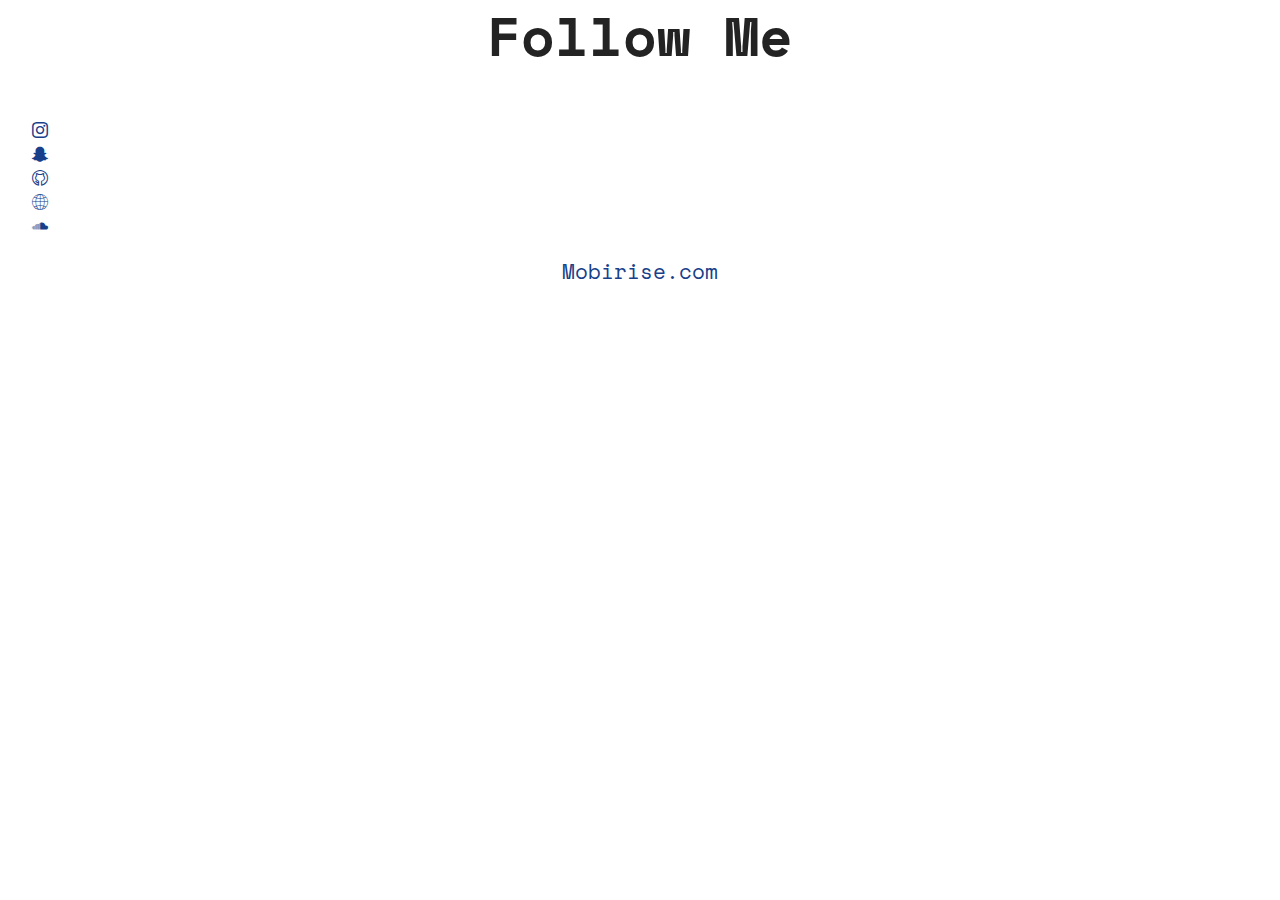
<file: cv.html>
<!DOCTYPE html>
<html  >
<head>
  <!-- Site made with Mobirise Website Builder v6.0.1, https://mobirise.com -->
  <meta charset="UTF-8">
  <meta http-equiv="X-UA-Compatible" content="IE=edge">
  <meta name="generator" content="Mobirise v6.0.1, mobirise.com">
  <meta name="viewport" content="width=device-width, initial-scale=1, minimum-scale=1">
  <link rel="shortcut icon" href="assets/images/logo5.png" type="image/x-icon">
  <meta name="description" content="">
  
  
  <title>CV</title>
  <link rel="stylesheet" href="assets/web/assets/mobirise-icons-bold/mobirise-icons-bold.css">
  <link rel="stylesheet" href="assets/bootstrap/css/bootstrap.min.css">
  <link rel="stylesheet" href="assets/bootstrap/css/bootstrap-grid.min.css">
  <link rel="stylesheet" href="assets/bootstrap/css/bootstrap-reboot.min.css">
  <link rel="stylesheet" href="assets/animatecss/animate.css">
  <link rel="stylesheet" href="assets/socicon/css/styles.css">
  <link rel="stylesheet" href="assets/theme/css/style.css">
  <link rel="preload" href="https://fonts.googleapis.com/css?family=Space+Mono:400,400i,700,700i&display=swap" as="style" onload="this.onload=null;this.rel='stylesheet'">
  <noscript><link rel="stylesheet" href="https://fonts.googleapis.com/css?family=Space+Mono:400,400i,700,700i&display=swap"></noscript>
  <link rel="preload" as="style" href="assets/mobirise/css/mbr-additional.css?v=FNqRfc"><link rel="stylesheet" href="assets/mobirise/css/mbr-additional.css?v=FNqRfc" type="text/css">

  
  
  
</head>
<body>
  
  <section data-bs-version="5.1" class="social05 cid-uLaZ2F0r4d" id="social05-17">
    

    

    <div class="container">
        <div class="row">
            <h3 class="mbr-section-title align-center mb-5 mbr-fonts-style display-2">
                <strong>Follow Me</strong></h3>
            <div class="col-12">
                <div class="social-row">
                    <div class="soc-item">
                        <a href="https://mobiri.se/" target="_blank">
                            <span class="mbr-iconfont socicon-instagram socicon"></span>
                        </a>
                    </div>
                    <div class="soc-item">
                        <a href="http://snapchat.com/profile/leeparky04" target="_blank">
                            <span class="mbr-iconfont socicon-snapchat socicon"></span>
                        </a>
                    </div>
                    <div class="soc-item">
                        <a href="https://github.com/leeprky" target="_blank">
                            <span class="mbr-iconfont mbrib-github"></span>
                        </a>
                    </div>
                    <div class="soc-item">
                        <a href="https://linktr.ee/dj.leethal" target="_blank">
                            <span class="mbr-iconfont socicon-internet socicon"></span>
                        </a>
                    </div>
                    <div class="soc-item">
                        <a href="https://mobiri.se/" target="_blank">
                            <span class="mbr-iconfont socicon-soundcloud socicon"></span>
                        </a>
                    </div>
                </div>
            </div>
        </div>
    </div>
</section><section class="display-7" style="padding: 0;align-items: center;justify-content: center;flex-wrap: wrap;    align-content: center;display: flex;position: relative;height: 4rem;"><a href="https://mobiri.se/3995789" style="flex: 1 1;height: 4rem;position: absolute;width: 100%;z-index: 1;"><img alt="" style="height: 4rem;" src="[data-uri]"></a><p style="margin: 0;text-align: center;" class="display-7">&#8204;</p><a style="z-index:1" href="https://mobirise.com">Mobirise.com </a></section><script src="assets/bootstrap/js/bootstrap.bundle.min.js"></script>  <script src="assets/smoothscroll/smooth-scroll.js"></script>  <script src="assets/ytplayer/index.js"></script>  <script src="assets/theme/js/script.js"></script>  
  
  
 <div id="scrollToTop" class="scrollToTop mbr-arrow-up"><a style="text-align: center;"><i class="mbr-arrow-up-icon mbr-arrow-up-icon-cm cm-icon cm-icon-smallarrow-up"></i></a></div>
    <input name="animation" type="hidden">
  </body>
</html>
</file>
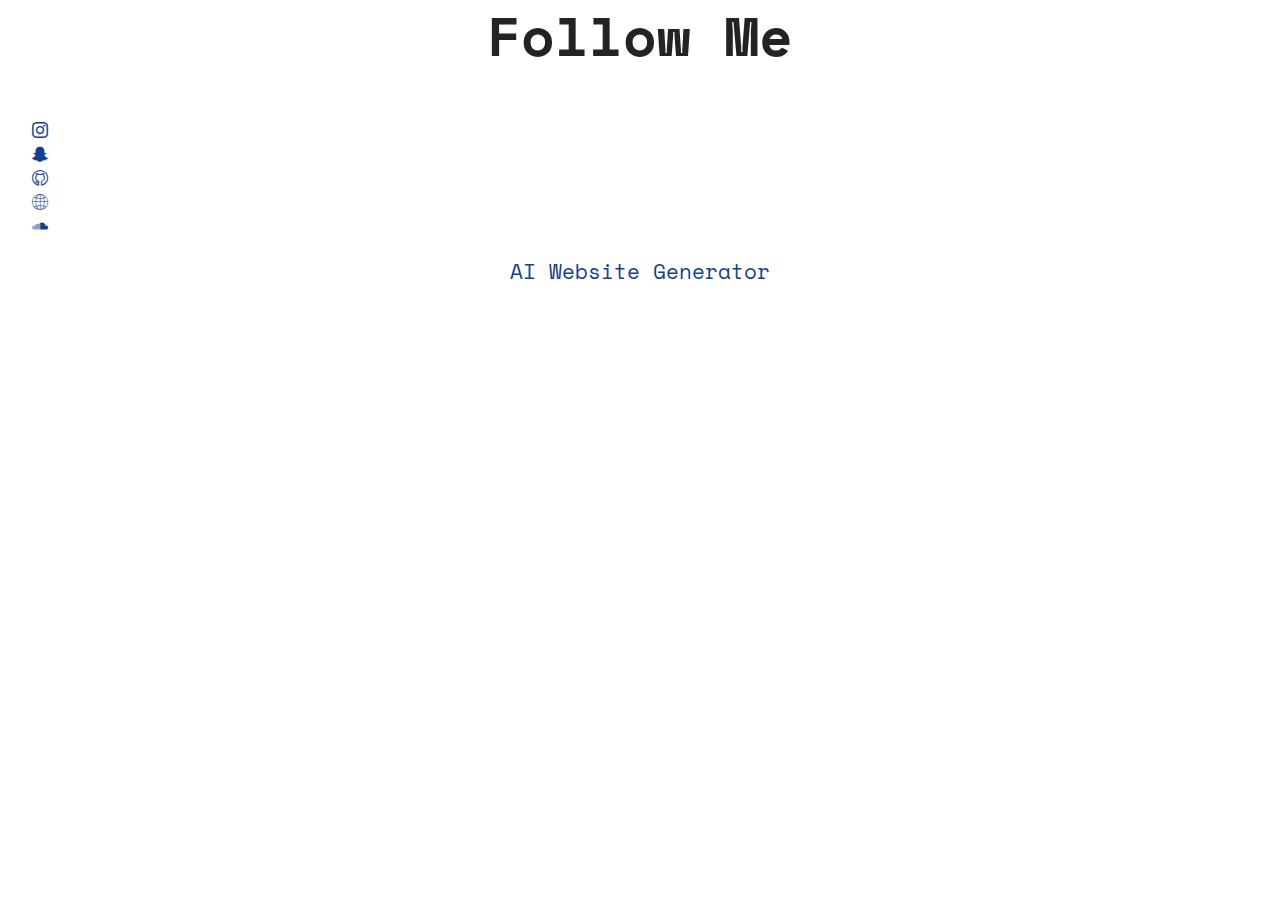
<file: discord-themes.html>
<!DOCTYPE html>
<html  >
<head>
  <!-- Site made with Mobirise Website Builder v6.0.1, https://mobirise.com -->
  <meta charset="UTF-8">
  <meta http-equiv="X-UA-Compatible" content="IE=edge">
  <meta name="generator" content="Mobirise v6.0.1, mobirise.com">
  <meta name="viewport" content="width=device-width, initial-scale=1, minimum-scale=1">
  <link rel="shortcut icon" href="assets/images/logo5.png" type="image/x-icon">
  <meta name="description" content="">
  
  
  <title>Discord Themes</title>
  <link rel="stylesheet" href="assets/web/assets/mobirise-icons-bold/mobirise-icons-bold.css">
  <link rel="stylesheet" href="assets/bootstrap/css/bootstrap.min.css">
  <link rel="stylesheet" href="assets/bootstrap/css/bootstrap-grid.min.css">
  <link rel="stylesheet" href="assets/bootstrap/css/bootstrap-reboot.min.css">
  <link rel="stylesheet" href="assets/animatecss/animate.css">
  <link rel="stylesheet" href="assets/socicon/css/styles.css">
  <link rel="stylesheet" href="assets/theme/css/style.css">
  <link rel="preload" href="https://fonts.googleapis.com/css?family=Space+Mono:400,400i,700,700i&display=swap" as="style" onload="this.onload=null;this.rel='stylesheet'">
  <noscript><link rel="stylesheet" href="https://fonts.googleapis.com/css?family=Space+Mono:400,400i,700,700i&display=swap"></noscript>
  <link rel="preload" as="style" href="assets/mobirise/css/mbr-additional.css?v=cWZi1M"><link rel="stylesheet" href="assets/mobirise/css/mbr-additional.css?v=cWZi1M" type="text/css">

  
  
  
</head>
<body>
  
  <section data-bs-version="5.1" class="social05 cid-uLaZ2F0r4d" id="social05-1j">
    

    

    <div class="container">
        <div class="row">
            <h3 class="mbr-section-title align-center mb-5 mbr-fonts-style display-2">
                <strong>Follow Me</strong></h3>
            <div class="col-12">
                <div class="social-row">
                    <div class="soc-item">
                        <a href="https://mobiri.se/" target="_blank">
                            <span class="mbr-iconfont socicon-instagram socicon"></span>
                        </a>
                    </div>
                    <div class="soc-item">
                        <a href="http://snapchat.com/profile/leeparky04" target="_blank">
                            <span class="mbr-iconfont socicon-snapchat socicon"></span>
                        </a>
                    </div>
                    <div class="soc-item">
                        <a href="https://github.com/leeprky" target="_blank">
                            <span class="mbr-iconfont mbrib-github"></span>
                        </a>
                    </div>
                    <div class="soc-item">
                        <a href="https://linktr.ee/dj.leethal" target="_blank">
                            <span class="mbr-iconfont socicon-internet socicon"></span>
                        </a>
                    </div>
                    <div class="soc-item">
                        <a href="https://mobiri.se/" target="_blank">
                            <span class="mbr-iconfont socicon-soundcloud socicon"></span>
                        </a>
                    </div>
                </div>
            </div>
        </div>
    </div>
</section><section class="display-7" style="padding: 0;align-items: center;justify-content: center;flex-wrap: wrap;    align-content: center;display: flex;position: relative;height: 4rem;"><a href="https://mobiri.se/3995789" style="flex: 1 1;height: 4rem;position: absolute;width: 100%;z-index: 1;"><img alt="" style="height: 4rem;" src="[data-uri]"></a><p style="margin: 0;text-align: center;" class="display-7">&#8204;</p><a style="z-index:1" href="https://mobirise.com/builder/ai-website-generator.html">AI Website Generator</a></section><script src="assets/bootstrap/js/bootstrap.bundle.min.js"></script>  <script src="assets/smoothscroll/smooth-scroll.js"></script>  <script src="assets/ytplayer/index.js"></script>  <script src="assets/theme/js/script.js"></script>  
  
  
 <div id="scrollToTop" class="scrollToTop mbr-arrow-up"><a style="text-align: center;"><i class="mbr-arrow-up-icon mbr-arrow-up-icon-cm cm-icon cm-icon-smallarrow-up"></i></a></div>
    <input name="animation" type="hidden">
  </body>
</html>
</file>
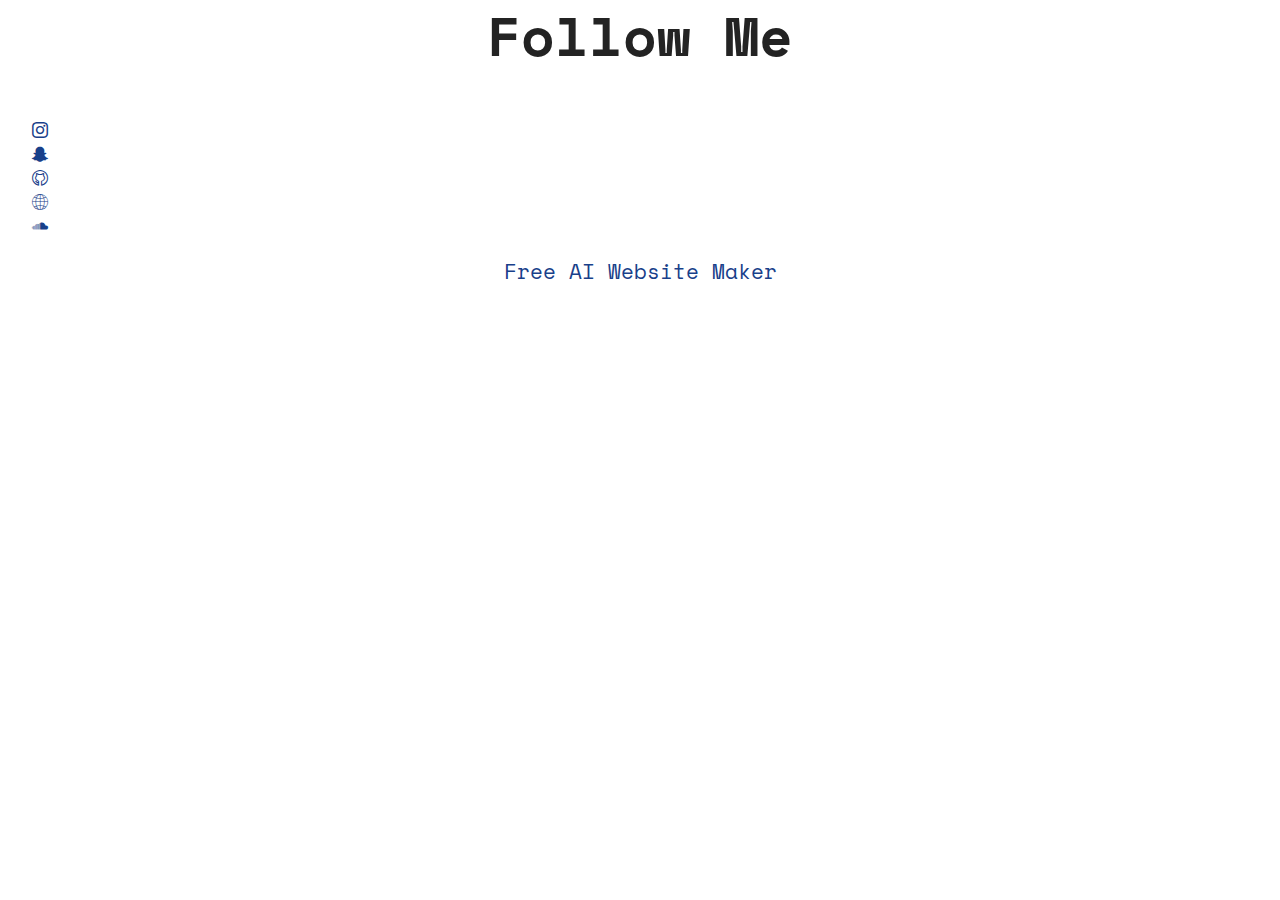
<file: photos.html>
<!DOCTYPE html>
<html  >
<head>
  <!-- Site made with Mobirise Website Builder v6.0.1, https://mobirise.com -->
  <meta charset="UTF-8">
  <meta http-equiv="X-UA-Compatible" content="IE=edge">
  <meta name="generator" content="Mobirise v6.0.1, mobirise.com">
  <meta name="viewport" content="width=device-width, initial-scale=1, minimum-scale=1">
  <link rel="shortcut icon" href="assets/images/logo5.png" type="image/x-icon">
  <meta name="description" content="">
  
  
  <title>Photos</title>
  <link rel="stylesheet" href="assets/web/assets/mobirise-icons-bold/mobirise-icons-bold.css">
  <link rel="stylesheet" href="assets/bootstrap/css/bootstrap.min.css">
  <link rel="stylesheet" href="assets/bootstrap/css/bootstrap-grid.min.css">
  <link rel="stylesheet" href="assets/bootstrap/css/bootstrap-reboot.min.css">
  <link rel="stylesheet" href="assets/animatecss/animate.css">
  <link rel="stylesheet" href="assets/socicon/css/styles.css">
  <link rel="stylesheet" href="assets/theme/css/style.css">
  <link rel="preload" href="https://fonts.googleapis.com/css?family=Space+Mono:400,400i,700,700i&display=swap" as="style" onload="this.onload=null;this.rel='stylesheet'">
  <noscript><link rel="stylesheet" href="https://fonts.googleapis.com/css?family=Space+Mono:400,400i,700,700i&display=swap"></noscript>
  <link rel="preload" as="style" href="assets/mobirise/css/mbr-additional.css?v=2C4GXI"><link rel="stylesheet" href="assets/mobirise/css/mbr-additional.css?v=2C4GXI" type="text/css">

  
  
  
</head>
<body>
  
  <section data-bs-version="5.1" class="social05 cid-uLaZ2F0r4d" id="social05-v">
    

    

    <div class="container">
        <div class="row">
            <h3 class="mbr-section-title align-center mb-5 mbr-fonts-style display-2">
                <strong>Follow Me</strong></h3>
            <div class="col-12">
                <div class="social-row">
                    <div class="soc-item">
                        <a href="https://mobiri.se/" target="_blank">
                            <span class="mbr-iconfont socicon-instagram socicon"></span>
                        </a>
                    </div>
                    <div class="soc-item">
                        <a href="http://snapchat.com/profile/leeparky04" target="_blank">
                            <span class="mbr-iconfont socicon-snapchat socicon"></span>
                        </a>
                    </div>
                    <div class="soc-item">
                        <a href="https://github.com/leeprky" target="_blank">
                            <span class="mbr-iconfont mbrib-github"></span>
                        </a>
                    </div>
                    <div class="soc-item">
                        <a href="https://linktr.ee/dj.leethal" target="_blank">
                            <span class="mbr-iconfont socicon-internet socicon"></span>
                        </a>
                    </div>
                    <div class="soc-item">
                        <a href="https://mobiri.se/" target="_blank">
                            <span class="mbr-iconfont socicon-soundcloud socicon"></span>
                        </a>
                    </div>
                </div>
            </div>
        </div>
    </div>
</section><section class="display-7" style="padding: 0;align-items: center;justify-content: center;flex-wrap: wrap;    align-content: center;display: flex;position: relative;height: 4rem;"><a href="https://mobiri.se/3995789" style="flex: 1 1;height: 4rem;position: absolute;width: 100%;z-index: 1;"><img alt="" style="height: 4rem;" src="[data-uri]"></a><p style="margin: 0;text-align: center;" class="display-7">&#8204;</p><a style="z-index:1" href="https://mobirise.com/builder/ai-website-maker.html">Free AI Website Maker</a></section><script src="assets/bootstrap/js/bootstrap.bundle.min.js"></script>  <script src="assets/smoothscroll/smooth-scroll.js"></script>  <script src="assets/ytplayer/index.js"></script>  <script src="assets/theme/js/script.js"></script>  
  
  
 <div id="scrollToTop" class="scrollToTop mbr-arrow-up"><a style="text-align: center;"><i class="mbr-arrow-up-icon mbr-arrow-up-icon-cm cm-icon cm-icon-smallarrow-up"></i></a></div>
    <input name="animation" type="hidden">
  </body>
</html>
</file>
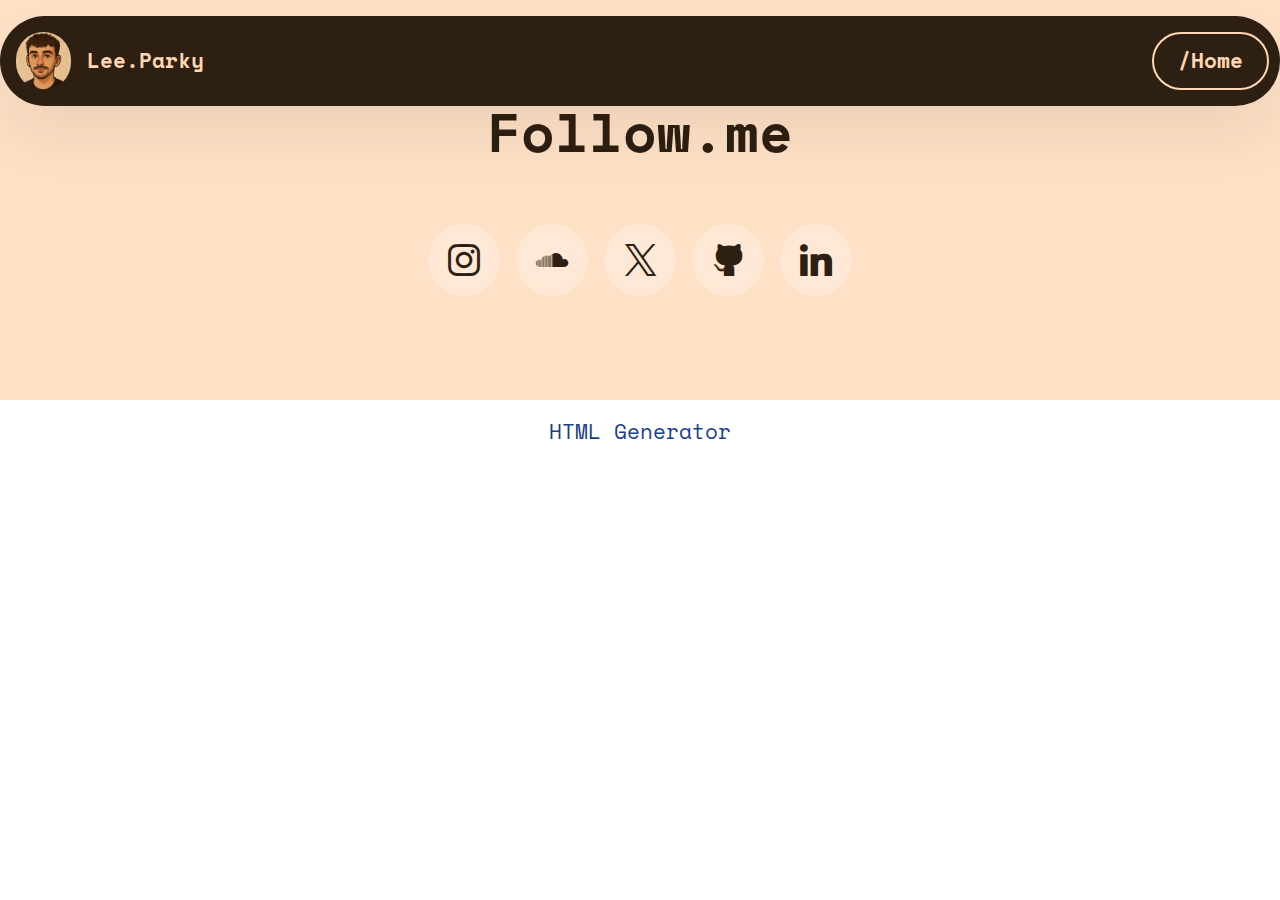
<file: portfolio.html>
<!DOCTYPE html>
<html  >
<head>
  <!-- Site made with Mobirise Website Builder v6.0.1, https://mobirise.com -->
  <meta charset="UTF-8">
  <meta http-equiv="X-UA-Compatible" content="IE=edge">
  <meta name="generator" content="Mobirise v6.0.1, mobirise.com">
  <meta name="viewport" content="width=device-width, initial-scale=1, minimum-scale=1">
  <link rel="shortcut icon" href="assets/images/logo5.png" type="image/x-icon">
  <meta name="description" content="">
  
  
  <title>Portfolio</title>
  <link rel="stylesheet" href="assets/bootstrap/css/bootstrap.min.css">
  <link rel="stylesheet" href="assets/bootstrap/css/bootstrap-grid.min.css">
  <link rel="stylesheet" href="assets/bootstrap/css/bootstrap-reboot.min.css">
  <link rel="stylesheet" href="assets/animatecss/animate.css">
  <link rel="stylesheet" href="assets/dropdown/css/style.css">
  <link rel="stylesheet" href="assets/socicon/css/styles.css">
  <link rel="stylesheet" href="assets/theme/css/style.css">
  <link rel="preload" href="https://fonts.googleapis.com/css?family=Space+Mono:400,400i,700,700i&display=swap" as="style" onload="this.onload=null;this.rel='stylesheet'">
  <noscript><link rel="stylesheet" href="https://fonts.googleapis.com/css?family=Space+Mono:400,400i,700,700i&display=swap"></noscript>
  <link rel="preload" as="style" href="assets/mobirise/css/mbr-additional.css?v=yDa39I"><link rel="stylesheet" href="assets/mobirise/css/mbr-additional.css?v=yDa39I" type="text/css">

  
  
  
</head>
<body>
  
  <section data-bs-version="5.1" class="menu menu5 cid-uLbUHd5hTJ" once="menu" id="menu05-29">
	

	<nav class="navbar navbar-dropdown navbar-expand-lg">
		<div class="container">
			<div class="navbar-brand">
				<span class="navbar-logo">
					<a href="index.html">
						<img src="assets/images/chatgpt-image-may-15-2025-08-36-27-pm-copy.webp" alt="Lee" style="height: 3.6rem;">
					</a>
				</span>
				<span class="navbar-caption-wrap"><a class="navbar-caption text-info text-primary display-7" href="index.html">Lee.Parky</a></span>
			</div>
			<button class="navbar-toggler" type="button" data-toggle="collapse" data-bs-toggle="collapse" data-target="#navbarSupportedContent" data-bs-target="#navbarSupportedContent" aria-controls="navbarNavAltMarkup" aria-expanded="false" aria-label="Toggle navigation">
				<div class="hamburger">
					<span></span>
					<span></span>
					<span></span>
					<span></span>
				</div>
			</button>
			<div class="collapse navbar-collapse" id="navbarSupportedContent">
				
				<div class="navbar-buttons mbr-section-btn"><a class="btn btn-info-outline display-4" href="index.html">/Home</a></div>
			</div>
		</div>
	</nav>
</section>

<section data-bs-version="5.1" class="social05 cid-uLiy1n6pue" id="social05-2g">
    

    

    <div class="container">
        <div class="row">
            <h3 class="mbr-section-title align-center mb-5 mbr-fonts-style display-2">
                <strong>Follow.me</strong></h3>
            <div class="col-12">
                <div class="social-row">
                    <div class="soc-item">
                        <a href="https://www.instagram.com/leeparky04/" target="_blank">
                            <span class="mbr-iconfont socicon-instagram socicon"></span>
                        </a>
                    </div>
                    <div class="soc-item">
                        <a href="https://soundcloud.com/leethal04" target="_blank">
                            <span class="mbr-iconfont socicon-soundcloud socicon"></span>
                        </a>
                    </div>
                    <div class="soc-item">
                        <a href="https://x.com/leeparky04" target="_blank">
                            <span class="mbr-iconfont socicon-twitter socicon"></span>
                        </a>
                    </div>
                    <div class="soc-item">
                        <a href="https://github.com/leeprky" target="_blank">
                            <span class="mbr-iconfont socicon-github socicon"></span>
                        </a>
                    </div>
                    <div class="soc-item">
                        <a href="https://www.linkedin.com/in/lee-parkinson-605807229/" target="_blank">
                            <span class="mbr-iconfont socicon-linkedin socicon"></span>
                        </a>
                    </div>
                </div>
            </div>
        </div>
    </div>
</section><section class="display-7" style="padding: 0;align-items: center;justify-content: center;flex-wrap: wrap;    align-content: center;display: flex;position: relative;height: 4rem;"><a href="https://mobiri.se/3995789" style="flex: 1 1;height: 4rem;position: absolute;width: 100%;z-index: 1;"><img alt="" style="height: 4rem;" src="[data-uri]"></a><p style="margin: 0;text-align: center;" class="display-7">&#8204;</p><a style="z-index:1" href="https://mobirise.com/html-builder.html">HTML Generator</a></section><script src="assets/bootstrap/js/bootstrap.bundle.min.js"></script>  <script src="assets/smoothscroll/smooth-scroll.js"></script>  <script src="assets/ytplayer/index.js"></script>  <script src="assets/dropdown/js/navbar-dropdown.js"></script>  <script src="assets/theme/js/script.js"></script>  
  
  
  <input name="animation" type="hidden">
  </body>
</html>
</file>
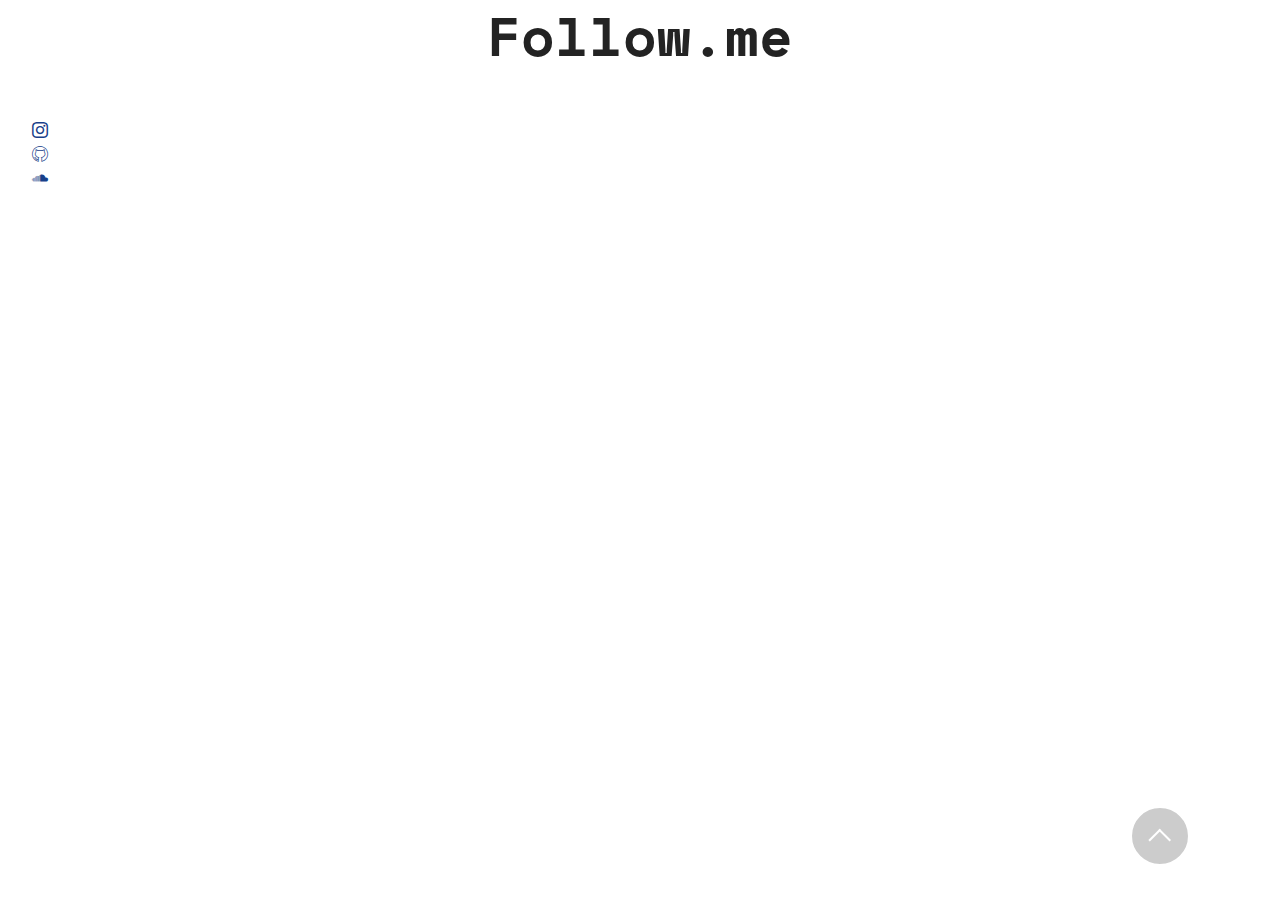
<file: projects.html>
<!DOCTYPE html>
<html  >
<head>
  <!-- Site made with Mobirise Website Builder v6.0.1, https://mobirise.com -->
  <meta charset="UTF-8">
  <meta http-equiv="X-UA-Compatible" content="IE=edge">
  <meta name="generator" content="Mobirise v6.0.1, mobirise.com">
  <meta name="viewport" content="width=device-width, initial-scale=1, minimum-scale=1">
  <link rel="shortcut icon" href="assets/images/logo5.png" type="image/x-icon">
  <meta name="description" content="">
  
  
  <title>Projects</title>
  <link rel="stylesheet" href="assets/web/assets/mobirise-icons/mobirise-icons.css">
  <link rel="stylesheet" href="assets/bootstrap/css/bootstrap.min.css">
  <link rel="stylesheet" href="assets/bootstrap/css/bootstrap-grid.min.css">
  <link rel="stylesheet" href="assets/bootstrap/css/bootstrap-reboot.min.css">
  <link rel="stylesheet" href="assets/animatecss/animate.css">
  <link rel="stylesheet" href="assets/socicon/css/styles.css">
  <link rel="stylesheet" href="assets/theme/css/style.css">
  <link rel="preload" href="https://fonts.googleapis.com/css?family=Space+Mono:400,400i,700,700i&display=swap" as="style" onload="this.onload=null;this.rel='stylesheet'">
  <noscript><link rel="stylesheet" href="https://fonts.googleapis.com/css?family=Space+Mono:400,400i,700,700i&display=swap"></noscript>
  <link rel="preload" as="style" href="assets/mobirise/css/mbr-additional.css?v=euCd9k"><link rel="stylesheet" href="assets/mobirise/css/mbr-additional.css?v=euCd9k" type="text/css">

  
  
  
</head>
<body>
  
  <section data-bs-version="5.1" class="social05 cid-uLbQo9JXoW" id="social05-24">
    

    

    <div class="container">
        <div class="row">
            <h3 class="mbr-section-title align-center mb-5 mbr-fonts-style display-2">
                <strong>Follow.me</strong></h3>
            <div class="col-12">
                <div class="social-row">
                    <div class="soc-item">
                        <a href="https://www.instagram.com/leeparky04" target="_blank">
                            <span class="mbr-iconfont socicon-instagram socicon"></span>
                        </a>
                    </div>
                    <div class="soc-item">
                        <a href="https://github.com/leeprky" target="_blank">
                            <span class="mbr-iconfont mbri-github"></span>
                        </a>
                    </div>
                    <div class="soc-item">
                        <a href="https://soundcloud.com/leethal04" target="_blank">
                            <span class="mbr-iconfont socicon-soundcloud socicon"></span>
                        </a>
                    </div>
                    
                    
                </div>
            </div>
        </div>
    </div>
  
 <div id="scrollToTop" class="scrollToTop mbr-arrow-up"><a style="text-align: center;"><i class="mbr-arrow-up-icon mbr-arrow-up-icon-cm cm-icon cm-icon-smallarrow-up"></i></a></div>
    <input name="animation" type="hidden">
  </body>
</html>
</file>
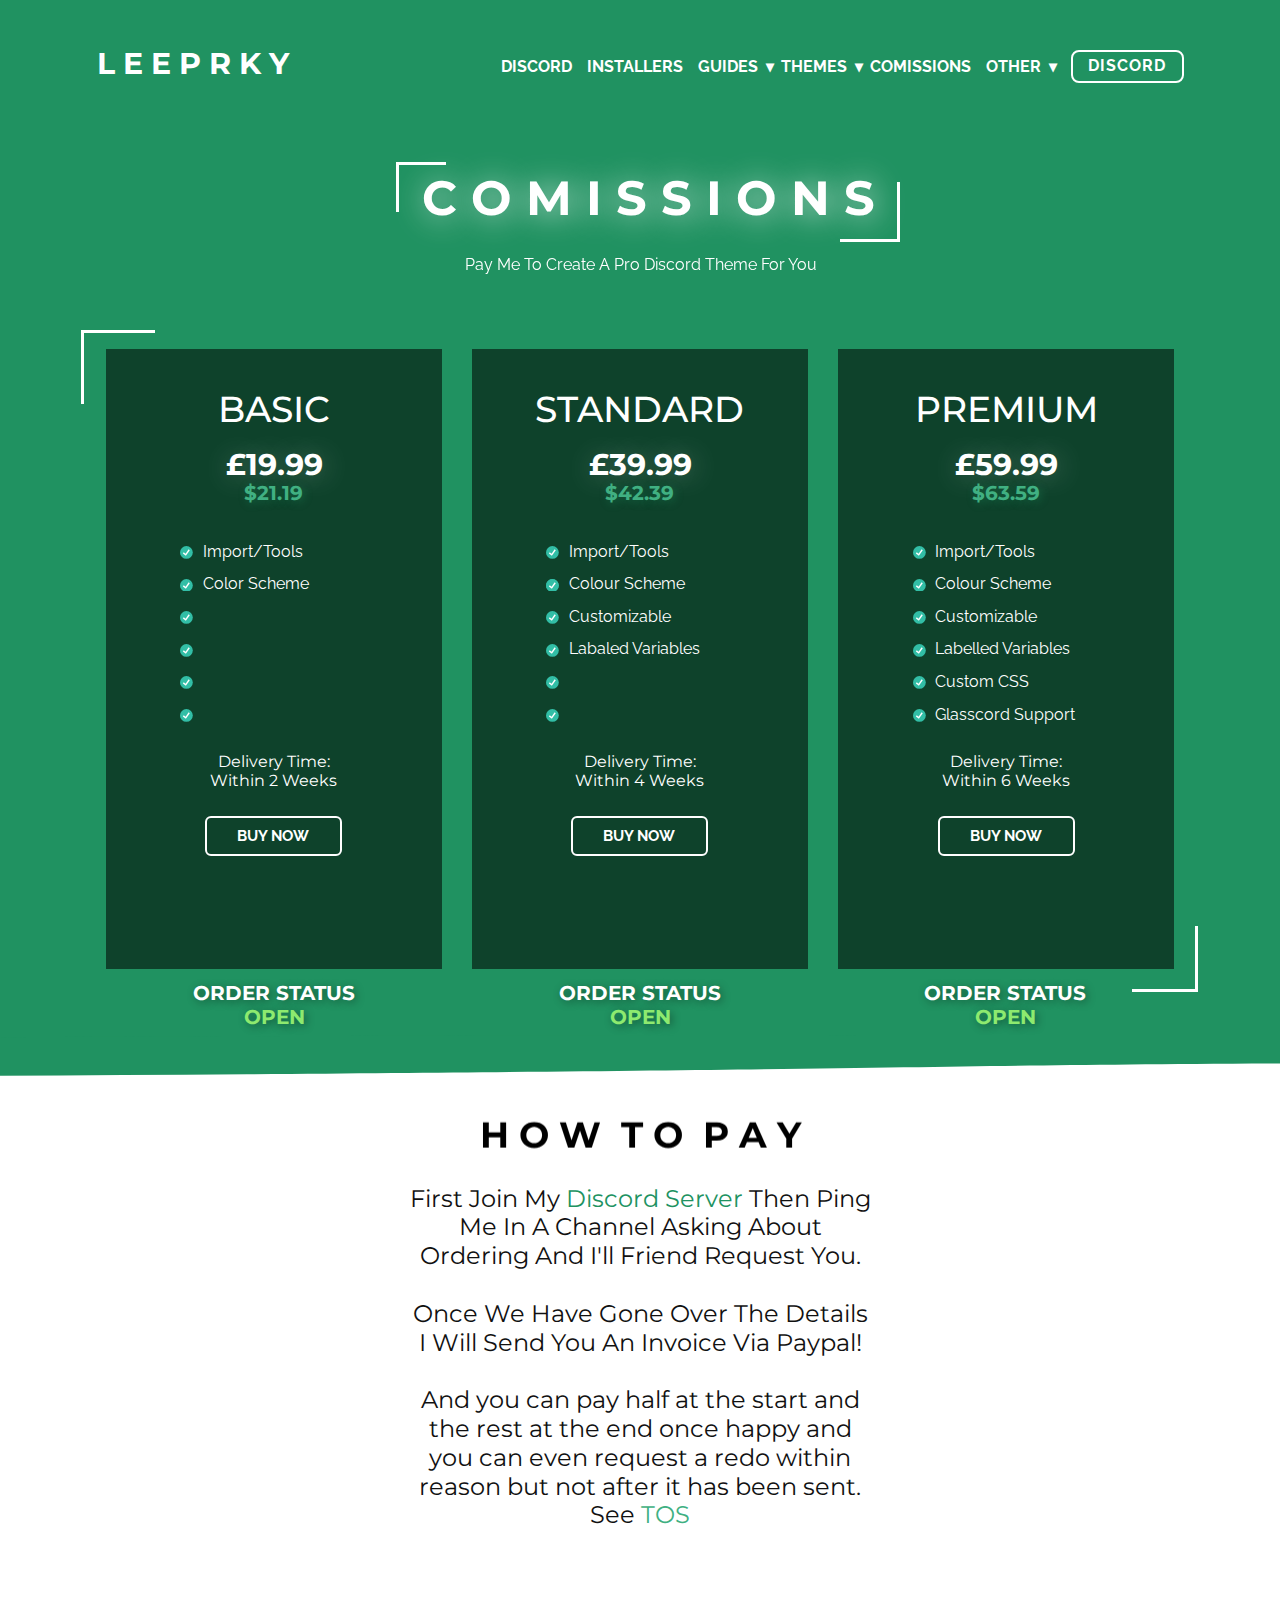
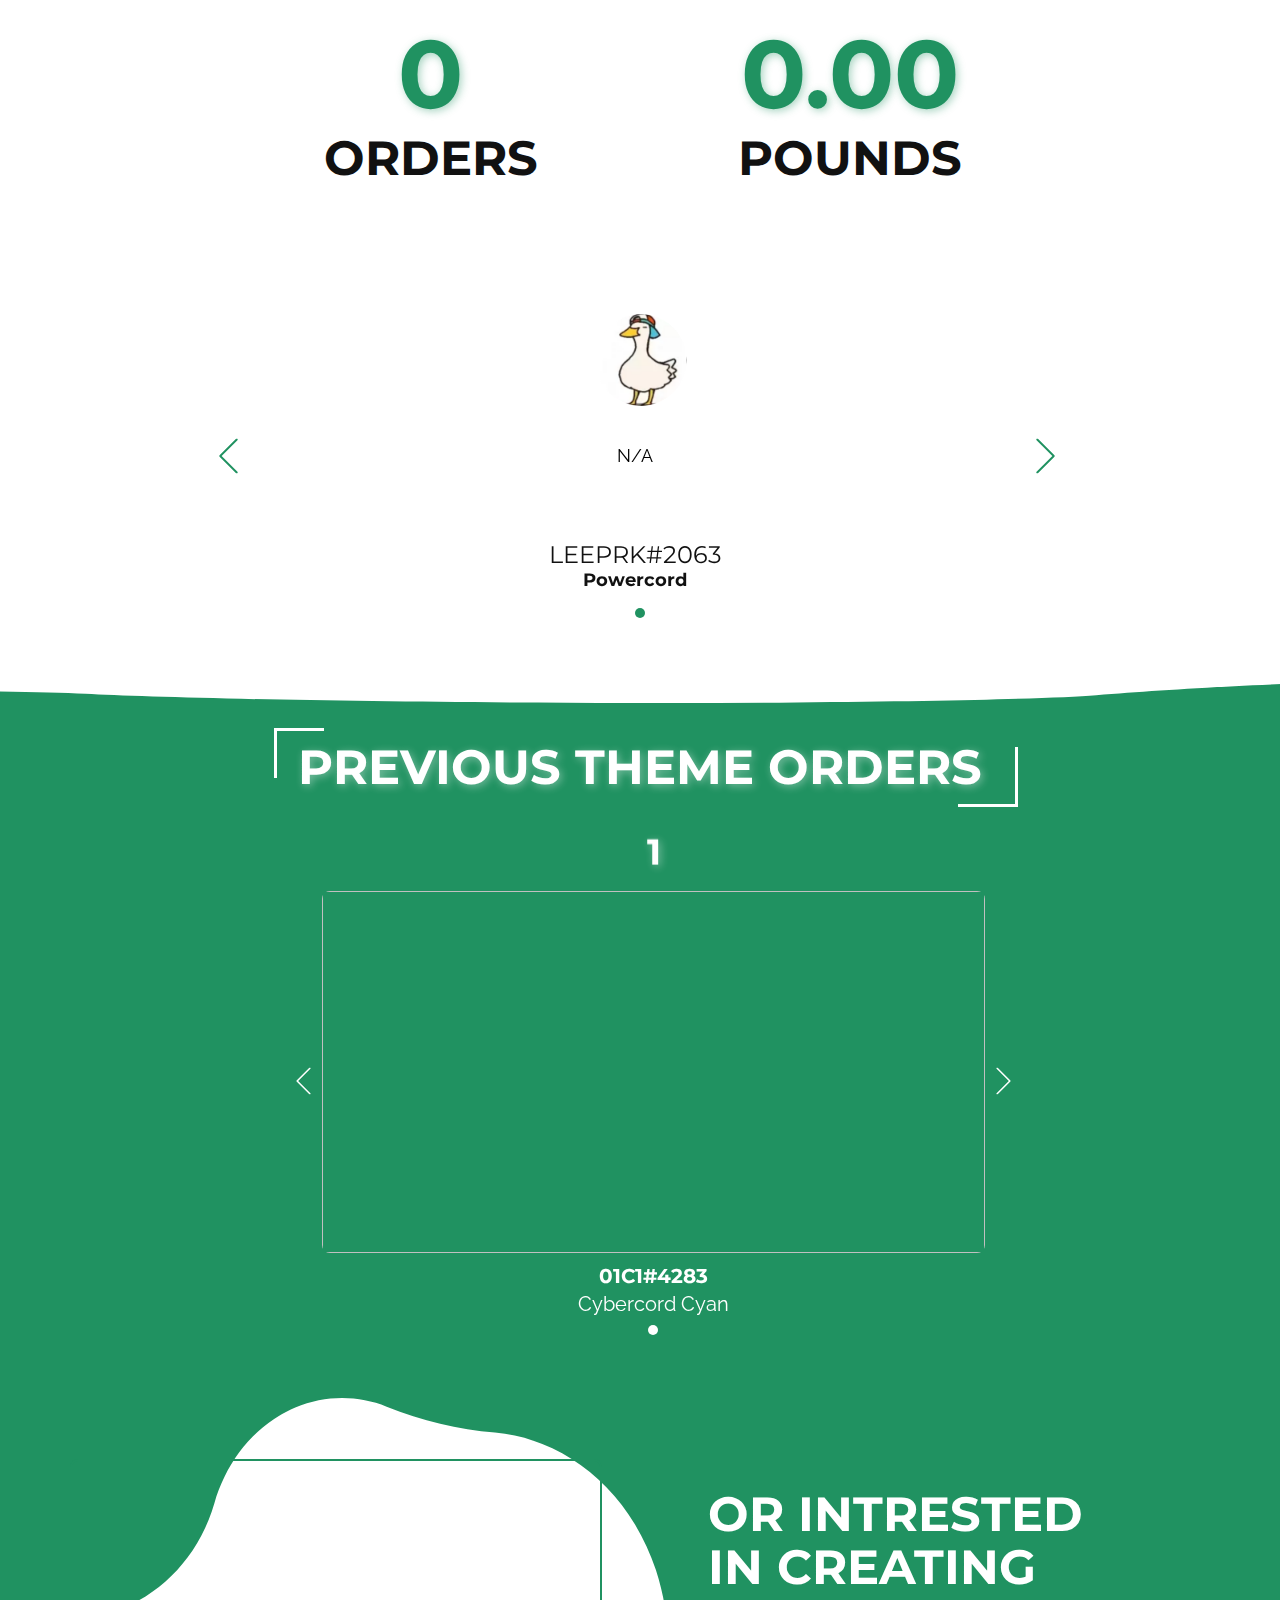
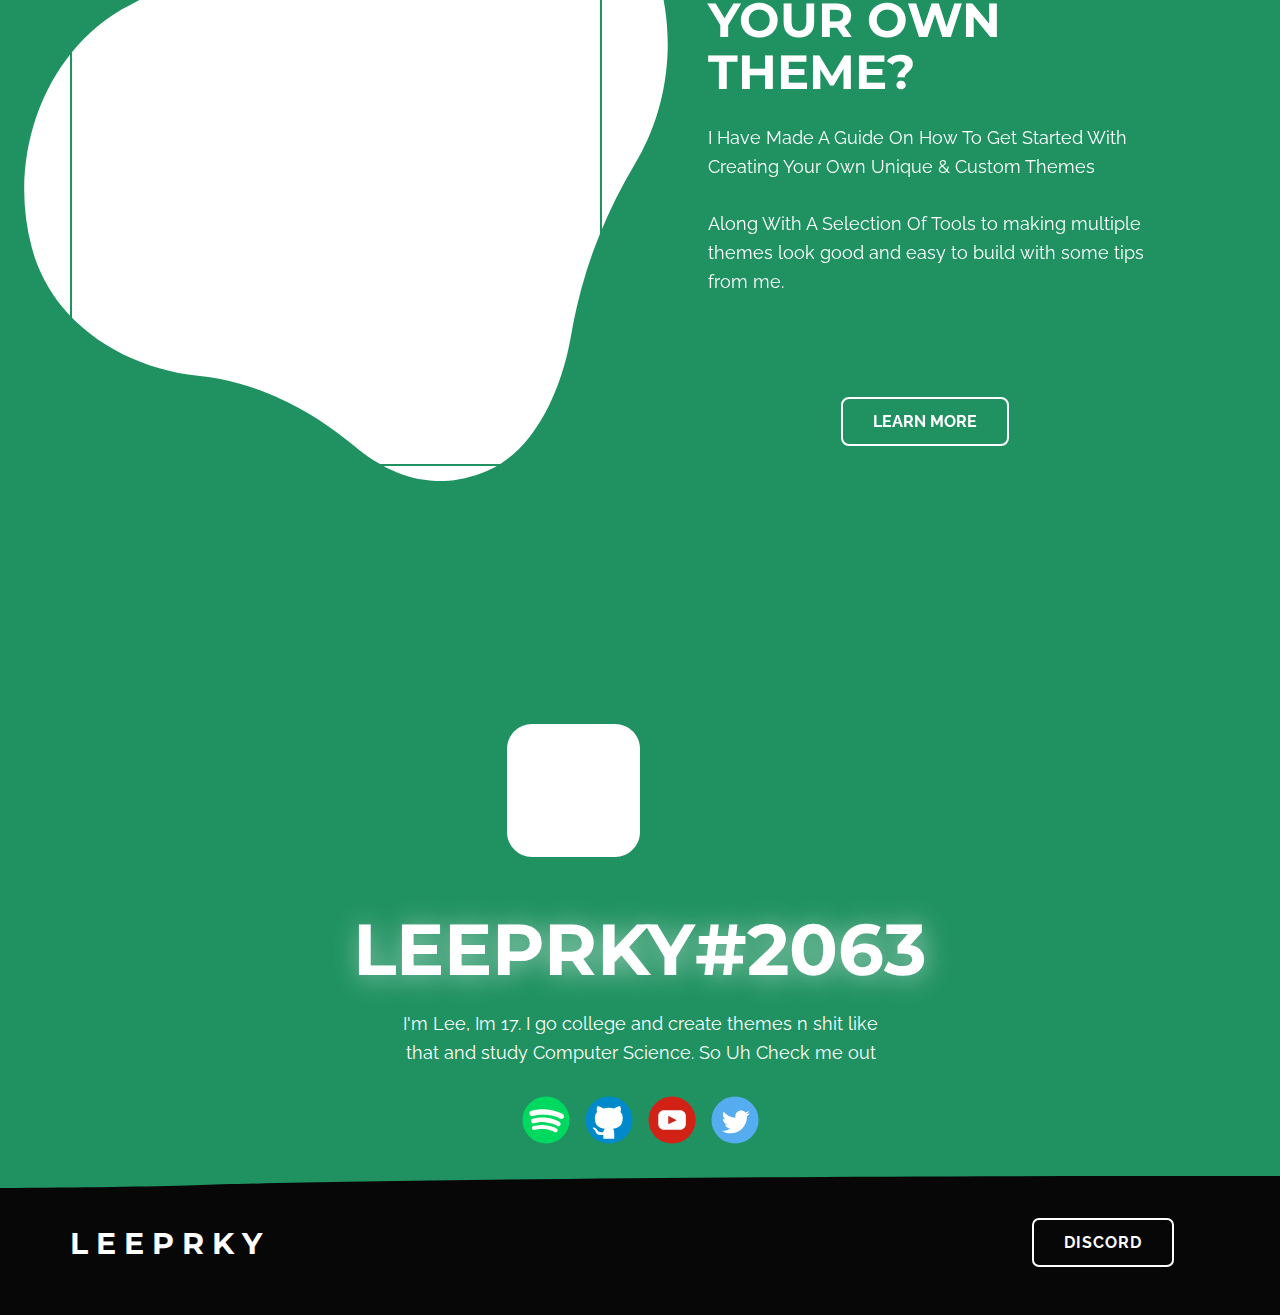
<file: OLD/Comissions.html>
<!DOCTYPE html>
<html style="font-size: 16px;" lang="en-GB">
  <head>
    <meta name="viewport" content="width=device-width, initial-scale=1.0">
    <meta charset="utf-8">
    <meta name="keywords" content="L E E P R K Y​, L E E P R K Y​">
    <meta name="description" content="">
    <meta name="page_type" content="np-template-header-footer-from-plugin">
    <title>Comissions</title>
    <link rel="stylesheet" href="nicepage.css" media="screen">
<link rel="stylesheet" href="Comissions.css" media="screen">
    <script class="u-script" type="text/javascript" src="jquery.js" defer=""></script>
    <script class="u-script" type="text/javascript" src="nicepage.js" defer=""></script>
    <meta name="generator" content="Nicepage 3.17.2, nicepage.com">
    <link rel="icon" href="images/favicon2.png">
    <link id="u-theme-google-font" rel="stylesheet" href="https://fonts.googleapis.com/css?family=Montserrat:100,100i,200,200i,300,300i,400,400i,500,500i,600,600i,700,700i,800,800i,900,900i|Raleway:100,100i,200,200i,300,300i,400,400i,500,500i,600,600i,700,700i,800,800i,900,900i">
    
    
    
    
    
    
    
    
    
    
    
    <script type="application/ld+json">{
		"@context": "http://schema.org",
		"@type": "Organization",
		"name": "Leeprky Themes"
}</script>
    <meta property="og:title" content="Comissions">
    <meta property="og:type" content="website">
    <meta name="theme-color" content="#40b082">
  </head>
  <body class="u-body"><header class="u-clearfix u-custom-color-8 u-header u-header" id="sec-6147"><div class="u-clearfix u-sheet u-valign-middle-xs u-sheet-1">
        <img class="u-hidden-lg u-hidden-md u-hidden-sm u-hidden-xl u-image u-image-default u-preserve-proportions lazyload u-image-1" alt="" data-image-width="245" data-image-height="240" data-href="https://discord.gg/cHkBysKQ6b" data-src="images/external-content.duckduckgo.com.png">
        <h1 class="TitleText u-text u-text-white u-text-1">
          <a class="u-active-none u-border-none u-btn u-button-link u-button-style u-hover-none u-none u-text-white u-btn-1" href="Discord.html" data-page-id="246913056">
            <span style="font-weight: 700;">L E E P R K Y</span>
            <span style="font-weight: 700;"></span>
          </a>
        </h1>
        <a href="https://discord.gg/cHkBysKQ6b" class="DiscordLink u-border-2 u-border-hover-white u-border-white u-btn u-btn-round u-button-style u-hidden-xs u-none u-radius-8 u-text-active-white u-text-hover-palette-5-base u-text-white u-btn-2">Discord</a>
        <nav class="Links u-dropdown-icon u-menu u-menu-dropdown u-menu-open-right u-offcanvas u-menu-1" data-responsive-from="MD" data-position="Home" data-submenu-level="on-click">
          <div class="menu-collapse" style="font-size: 1rem; letter-spacing: 0px; font-weight: 700; text-transform: uppercase;">
            <a class="u-button-style u-custom-active-border-color u-custom-active-color u-custom-border u-custom-border-color u-custom-borders u-custom-hover-border-color u-custom-left-right-menu-spacing u-custom-padding-bottom u-custom-text-active-color u-custom-text-color u-custom-text-decoration u-custom-text-hover-color u-custom-top-bottom-menu-spacing u-nav-link u-text-active-palette-1-base u-text-hover-palette-2-base" href="#" style="">
              <svg><use xmlns:xlink="http://www.w3.org/1999/xlink" xlink:href="#menu-hamburger"></use></svg>
              <svg version="1.1" xmlns="http://www.w3.org/2000/svg" xmlns:xlink="http://www.w3.org/1999/xlink"><defs><symbol id="menu-hamburger" viewBox="0 0 16 16" style="width: 16px; height: 16px;"><rect y="1" width="16" height="2"></rect><rect y="7" width="16" height="2"></rect><rect y="13" width="16" height="2"></rect>
</symbol>
</defs></svg>
            </a>
          </div>
          <div class="u-custom-menu u-nav-container">
            <ul class="u-nav u-spacing-15 u-unstyled u-nav-1"><li class="u-nav-item"><a class="u-button-style u-nav-link u-text-active-white u-text-hover-grey-10 u-text-white" href="Discord.html" style="padding: 10px 0px;">Discord</a>
</li><li class="u-nav-item"><a class="u-button-style u-nav-link u-text-active-white u-text-hover-grey-10 u-text-white" href="Installers.html" style="padding: 10px 0px;">Installers</a>
</li><li class="u-nav-item"><a class="u-button-style u-nav-link u-text-active-white u-text-hover-grey-10 u-text-white" href="Guides.html" style="padding: 10px 0px;">Guides</a><div class="u-nav-popup"><ul class="u-h-spacing-6 u-nav u-unstyled u-v-spacing-9 u-nav-2"><li class="u-nav-item"><a class="u-button-style u-nav-link u-text-active-white u-text-custom-color-33" href="OutOfDateNotifacations.html">How To Create Outdated Notifacation</a>
</li><li class="u-nav-item"><a class="u-button-style u-nav-link u-text-active-white u-text-custom-color-33" href="CreatingYourOwnTheme.html">How To Create Your Own Theme</a>
</li></ul>
</div>
</li><li class="u-nav-item"><a class="u-button-style u-nav-link u-text-active-white u-text-hover-grey-10 u-text-white" href="Themes.html" style="padding: 10px 0px;">Themes</a><div class="u-nav-popup"><ul class="u-h-spacing-6 u-nav u-unstyled u-v-spacing-9 u-nav-3"><li class="u-nav-item"><a class="u-button-style u-nav-link u-text-active-white u-text-custom-color-33" href="Tools.html">Tools</a>
</li><li class="u-nav-item"><a class="u-button-style u-nav-link u-text-active-white u-text-custom-color-33" href="Snippits.html">Snippits</a>
</li><li class="u-nav-item"><a class="u-button-style u-nav-link u-text-active-white u-text-custom-color-33" href="Spicetify.html">Spicetify</a>
</li></ul>
</div>
</li><li class="u-nav-item"><a class="u-button-style u-nav-link u-text-active-white u-text-hover-grey-10 u-text-white" href="Comissions.html" style="padding: 10px 0px;">Comissions</a>
</li><li class="u-nav-item"><a class="u-button-style u-nav-link u-text-active-white u-text-hover-grey-10 u-text-white" style="padding: 10px 0px;">Other</a><div class="u-nav-popup"><ul class="u-h-spacing-6 u-nav u-unstyled u-v-spacing-9 u-nav-4"><li class="u-nav-item"><a class="u-button-style u-nav-link u-text-active-white u-text-custom-color-33" href="FAQ.html">FAQ</a>
</li><li class="u-nav-item"><a class="u-button-style u-nav-link u-text-active-white u-text-custom-color-33" href="TOS.html">TOS</a>
</li><li class="u-nav-item"><a class="u-button-style u-nav-link u-text-active-white u-text-custom-color-33" href="Socials.html">Socials</a>
</li></ul>
</div>
</li></ul>
          </div>
          <div class="u-custom-menu u-nav-container-collapse">
            <div class="u-black u-container-style u-inner-container-layout u-opacity u-opacity-90 u-sidenav u-sidenav-1">
              <div class="u-sidenav-overflow">
                <div class="u-menu-close u-menu-close-1"></div>
                <ul class="u-align-center u-nav u-popupmenu-items u-spacing-13 u-unstyled u-nav-5"><li class="u-nav-item"><a class="u-button-style u-nav-link" href="Discord.html" style="padding: 10px 0px;">Discord</a>
</li><li class="u-nav-item"><a class="u-button-style u-nav-link" href="Installers.html" style="padding: 10px 0px;">Installers</a>
</li><li class="u-nav-item"><a class="u-button-style u-nav-link" href="Guides.html" style="padding: 10px 0px;">Guides</a><div class="u-nav-popup"><ul class="u-h-spacing-6 u-nav u-unstyled u-v-spacing-9 u-nav-6"><li class="u-nav-item"><a class="u-button-style u-nav-link" href="OutOfDateNotifacations.html">How To Create Outdated Notifacation</a>
</li><li class="u-nav-item"><a class="u-button-style u-nav-link" href="CreatingYourOwnTheme.html">How To Create Your Own Theme</a>
</li></ul>
</div>
</li><li class="u-nav-item"><a class="u-button-style u-nav-link" href="Themes.html" style="padding: 10px 0px;">Themes</a><div class="u-nav-popup"><ul class="u-h-spacing-6 u-nav u-unstyled u-v-spacing-9 u-nav-7"><li class="u-nav-item"><a class="u-button-style u-nav-link" href="Tools.html">Tools</a>
</li><li class="u-nav-item"><a class="u-button-style u-nav-link" href="Snippits.html">Snippits</a>
</li><li class="u-nav-item"><a class="u-button-style u-nav-link" href="Spicetify.html">Spicetify</a>
</li></ul>
</div>
</li><li class="u-nav-item"><a class="u-button-style u-nav-link" href="Comissions.html" style="padding: 10px 0px;">Comissions</a>
</li><li class="u-nav-item"><a class="u-button-style u-nav-link" style="padding: 10px 0px;">Other</a><div class="u-nav-popup"><ul class="u-h-spacing-6 u-nav u-unstyled u-v-spacing-9 u-nav-8"><li class="u-nav-item"><a class="u-button-style u-nav-link" href="FAQ.html">FAQ</a>
</li><li class="u-nav-item"><a class="u-button-style u-nav-link" href="TOS.html">TOS</a>
</li><li class="u-nav-item"><a class="u-button-style u-nav-link" href="Socials.html">Socials</a>
</li></ul>
</div>
</li></ul>
              </div>
            </div>
            <div class="u-grey-80 u-menu-overlay u-opacity u-opacity-90"></div>
          </div>
        </nav>
      </div></header>
    <section class="u-clearfix u-custom-color-8 u-section-1" id="sec-32cd">
      <div class="u-clearfix u-sheet u-valign-middle-xs u-sheet-1">
        <h1 class="u-align-center u-text u-text-1" data-animation-name="slideIn" data-animation-duration="1000" data-animation-delay="0" data-animation-direction="Down">C O M I S S I O N S</h1>
        <div class="u-border-3 u-border-white u-hidden-md u-hidden-sm u-hidden-xs u-shape u-shape-bottom u-shape-right u-shape-1" data-animation-name="slideIn" data-animation-duration="1000" data-animation-delay="0" data-animation-direction="Left"></div>
        <div class="u-border-3 u-border-white u-hidden-md u-hidden-sm u-hidden-xs u-shape u-shape-left u-shape-top u-shape-2" data-animation-name="slideIn" data-animation-duration="1000" data-animation-delay="0" data-animation-direction="Right"></div>
        <p class="u-align-center u-text u-text-2" data-animation-name="slideIn" data-animation-duration="1000" data-animation-delay="0" data-animation-direction="Down">Pay Me To Create A Pro Discord Theme For You</p>
      </div>
    </section>
    <section class="u-align-left u-clearfix u-custom-color-8 u-section-2" id="sec-266f">
      <div class="u-clearfix u-sheet u-valign-middle-xs u-sheet-1">
        <div class="u-list u-list-1">
          <div class="u-repeater u-repeater-1">
            <div class="u-black u-container-style u-list-item u-opacity u-opacity-55 u-repeater-item u-shape-rectangle u-list-item-1" src="">
              <div class="u-container-layout u-similar-container u-container-layout-1">
                <h2 class="u-align-center u-text u-text-white u-text-1">BASIC</h2>
                <p class="u-align-center u-custom-font u-heading-font u-text u-text-2">£19.99</p>
                <h3 class="u-align-center u-text u-text-custom-color-5 u-text-3" data-animation-name="counter" data-animation-event="scroll" data-animation-duration="3000">$26.41</h3>
                <ul class="u-align-left u-custom-list u-spacing-7 u-text u-text-4">
                  <li>
                    <div class="u-list-icon u-list-icon-1">
                      <svg class="u-svg-content" viewBox="0 0 512 512" id="svg-1d1b"><ellipse cx="256" cy="256" fill="currentColor" rx="256" ry="255.8"></ellipse><path d="m235.5 392.1-121.1-94.3 34.4-44.2 74.4 57.9 122.6-177 46.1 31.9z" fill="#fff"></path></svg>
                    </div>Import/Tools
                  </li>
                  <li>
                    <div class="u-list-icon u-list-icon-2">
                      <svg class="u-svg-content" viewBox="0 0 512 512" id="svg-1d1b"><ellipse cx="256" cy="256" fill="currentColor" rx="256" ry="255.8"></ellipse><path d="m235.5 392.1-121.1-94.3 34.4-44.2 74.4 57.9 122.6-177 46.1 31.9z" fill="#fff"></path></svg>
                    </div>Color Scheme
                  </li>
                  <li>
                    <div class="u-list-icon u-list-icon-1">
                      <svg class="u-svg-content" viewBox="0 0 512 512" id="svg-1d1b"><ellipse cx="256" cy="256" fill="currentColor" rx="256" ry="255.8"></ellipse><path d="m235.5 392.1-121.1-94.3 34.4-44.2 74.4 57.9 122.6-177 46.1 31.9z" fill="#fff"></path></svg>
                    </div>
                    <br>
                  </li>
                  <li>
                    <div class="u-list-icon u-list-icon-1">
                      <svg class="u-svg-content" viewBox="0 0 512 512" id="svg-1d1b"><ellipse cx="256" cy="256" fill="currentColor" rx="256" ry="255.8"></ellipse><path d="m235.5 392.1-121.1-94.3 34.4-44.2 74.4 57.9 122.6-177 46.1 31.9z" fill="#fff"></path></svg>
                    </div>
                    <br>
                  </li>
                  <li>
                    <div class="u-list-icon u-list-icon-1">
                      <svg class="u-svg-content" viewBox="0 0 512 512" id="svg-1d1b"><ellipse cx="256" cy="256" fill="currentColor" rx="256" ry="255.8"></ellipse><path d="m235.5 392.1-121.1-94.3 34.4-44.2 74.4 57.9 122.6-177 46.1 31.9z" fill="#fff"></path></svg>
                    </div>
                    <br>
                  </li>
                  <li>
                    <div class="u-list-icon u-list-icon-1">
                      <svg class="u-svg-content" viewBox="0 0 512 512" id="svg-1d1b"><ellipse cx="256" cy="256" fill="currentColor" rx="256" ry="255.8"></ellipse><path d="m235.5 392.1-121.1-94.3 34.4-44.2 74.4 57.9 122.6-177 46.1 31.9z" fill="#fff"></path></svg>
                    </div>
                    <br>
                  </li>
                </ul>
                <h5 class="u-align-center u-text u-text-5">Delivery Time:<br>Within 2 Weeks
                </h5>
                <a href="https://localhost/c/testimonials-html-templates" class="u-border-2 u-border-white u-btn u-btn-round u-button-style u-none u-radius-6 u-text-hover-white u-text-white u-btn-1">BUY NOW</a>
              </div>
            </div>
            <div class="u-black u-container-style u-list-item u-opacity u-opacity-55 u-repeater-item u-shape-rectangle u-list-item-2" src="">
              <div class="u-container-layout u-similar-container u-container-layout-2">
                <h2 class="u-align-center u-text u-text-white u-text-6">STANDARD</h2>
                <p class="u-align-center u-custom-font u-heading-font u-text u-text-7">£39.99</p>
                <h3 class="u-align-center u-text u-text-custom-color-5 u-text-8" data-animation-name="counter" data-animation-event="scroll" data-animation-duration="3000">$52.83</h3>
                <ul class="u-align-left u-custom-list u-spacing-7 u-text u-text-9">
                  <li>
                    <div class="u-list-icon u-list-icon-7">
                      <svg class="u-svg-content" viewBox="0 0 512 512" id="svg-73b5"><ellipse cx="256" cy="256" fill="currentColor" rx="256" ry="255.8"></ellipse><path d="m235.5 392.1-121.1-94.3 34.4-44.2 74.4 57.9 122.6-177 46.1 31.9z" fill="#fff"></path></svg>
                    </div>Import/Tools
                  </li>
                  <li>
                    <div class="u-list-icon u-list-icon-7">
                      <svg class="u-svg-content" viewBox="0 0 512 512" id="svg-73b5"><ellipse cx="256" cy="256" fill="currentColor" rx="256" ry="255.8"></ellipse><path d="m235.5 392.1-121.1-94.3 34.4-44.2 74.4 57.9 122.6-177 46.1 31.9z" fill="#fff"></path></svg>
                    </div>
                    <div class="u-list-icon u-list-icon-9">
                      <svg class="u-svg-content" viewBox="0 0 512 512" id="svg-73b5"><ellipse cx="256" cy="256" fill="currentColor" rx="256" ry="255.8"></ellipse><path d="m235.5 392.1-121.1-94.3 34.4-44.2 74.4 57.9 122.6-177 46.1 31.9z" fill="#fff"></path></svg>
                    </div>Colour Scheme
                  </li>
                  <li>
                    <div class="u-list-icon u-list-icon-7">
                      <svg class="u-svg-content" viewBox="0 0 512 512" id="svg-73b5"><ellipse cx="256" cy="256" fill="currentColor" rx="256" ry="255.8"></ellipse><path d="m235.5 392.1-121.1-94.3 34.4-44.2 74.4 57.9 122.6-177 46.1 31.9z" fill="#fff"></path></svg>
                    </div>Customizable
                  </li>
                  <li>
                    <div class="u-list-icon u-list-icon-7">
                      <svg class="u-svg-content" viewBox="0 0 512 512" id="svg-73b5"><ellipse cx="256" cy="256" fill="currentColor" rx="256" ry="255.8"></ellipse><path d="m235.5 392.1-121.1-94.3 34.4-44.2 74.4 57.9 122.6-177 46.1 31.9z" fill="#fff"></path></svg>
                    </div>Labaled Variables
                  </li>
                  <li>
                    <div class="u-list-icon u-list-icon-7">
                      <svg class="u-svg-content" viewBox="0 0 512 512" id="svg-73b5"><ellipse cx="256" cy="256" fill="currentColor" rx="256" ry="255.8"></ellipse><path d="m235.5 392.1-121.1-94.3 34.4-44.2 74.4 57.9 122.6-177 46.1 31.9z" fill="#fff"></path></svg>
                    </div>
                    <br>
                  </li>
                  <li>
                    <div class="u-list-icon u-list-icon-7">
                      <svg class="u-svg-content" viewBox="0 0 512 512" id="svg-73b5"><ellipse cx="256" cy="256" fill="currentColor" rx="256" ry="255.8"></ellipse><path d="m235.5 392.1-121.1-94.3 34.4-44.2 74.4 57.9 122.6-177 46.1 31.9z" fill="#fff"></path></svg>
                    </div>
                    <br>
                  </li>
                </ul>
                <h5 class="u-align-center u-text u-text-10">Delivery Time:<br>Within 4 Weeks
                </h5>
                <a href="https://localhost/c/testimonials-html-templates" class="u-border-2 u-border-white u-btn u-btn-round u-button-style u-none u-radius-6 u-text-hover-white u-text-white u-btn-2">BUY NOW</a>
              </div>
            </div>
            <div class="u-black u-container-style u-list-item u-opacity u-opacity-55 u-repeater-item u-shape-rectangle u-list-item-3" src="">
              <div class="u-container-layout u-similar-container u-container-layout-3">
                <h2 class="u-align-center u-text u-text-white u-text-11">PREMIUM</h2>
                <p class="u-align-center u-custom-font u-heading-font u-text u-text-12">£59.99</p>
                <h3 class="u-align-center u-text u-text-custom-color-5 u-text-13" data-animation-name="counter" data-animation-event="scroll" data-animation-duration="3000">$79.25</h3>
                <ul class="u-align-left u-custom-list u-spacing-7 u-text u-text-14">
                  <li>
                    <div class="u-list-icon u-list-icon-14">
                      <svg class="u-svg-content" viewBox="0 0 512 512" id="svg-9713"><ellipse cx="256" cy="256" fill="currentColor" rx="256" ry="255.8"></ellipse><path d="m235.5 392.1-121.1-94.3 34.4-44.2 74.4 57.9 122.6-177 46.1 31.9z" fill="#fff"></path></svg>
                    </div>Import/Tools<br>
                  </li>
                  <li>
                    <div class="u-list-icon u-list-icon-15">
                      <svg class="u-svg-content" viewBox="0 0 512 512" id="svg-9713"><ellipse cx="256" cy="256" fill="currentColor" rx="256" ry="255.8"></ellipse><path d="m235.5 392.1-121.1-94.3 34.4-44.2 74.4 57.9 122.6-177 46.1 31.9z" fill="#fff"></path></svg>
                    </div>Colour Scheme
                  </li>
                  <li>
                    <div class="u-list-icon u-list-icon-16">
                      <svg class="u-svg-content" viewBox="0 0 512 512" id="svg-9713"><ellipse cx="256" cy="256" fill="currentColor" rx="256" ry="255.8"></ellipse><path d="m235.5 392.1-121.1-94.3 34.4-44.2 74.4 57.9 122.6-177 46.1 31.9z" fill="#fff"></path></svg>
                    </div>Customizable
                  </li>
                  <li>
                    <div class="u-list-icon u-list-icon-14">
                      <svg class="u-svg-content" viewBox="0 0 512 512" id="svg-9713"><ellipse cx="256" cy="256" fill="currentColor" rx="256" ry="255.8"></ellipse><path d="m235.5 392.1-121.1-94.3 34.4-44.2 74.4 57.9 122.6-177 46.1 31.9z" fill="#fff"></path></svg>
                    </div>Labelled Variables
                  </li>
                  <li>
                    <div class="u-list-icon u-list-icon-14">
                      <svg class="u-svg-content" viewBox="0 0 512 512" id="svg-9713"><ellipse cx="256" cy="256" fill="currentColor" rx="256" ry="255.8"></ellipse><path d="m235.5 392.1-121.1-94.3 34.4-44.2 74.4 57.9 122.6-177 46.1 31.9z" fill="#fff"></path></svg>
                    </div>Custom CSS
                  </li>
                  <li>
                    <div class="u-list-icon u-list-icon-14">
                      <svg class="u-svg-content" viewBox="0 0 512 512" id="svg-9713"><ellipse cx="256" cy="256" fill="currentColor" rx="256" ry="255.8"></ellipse><path d="m235.5 392.1-121.1-94.3 34.4-44.2 74.4 57.9 122.6-177 46.1 31.9z" fill="#fff"></path></svg>
                    </div>Glasscord Support
                  </li>
                </ul>
                <h5 class="u-align-center u-text u-text-15">Delivery Time:<br>Within 6 Weeks
                </h5>
                <a href="https://localhost/c/testimonials-html-templates" class="u-border-2 u-border-white u-btn u-btn-round u-button-style u-none u-radius-6 u-text-hover-white u-text-white u-btn-3">BUY NOW</a>
              </div>
            </div>
          </div>
        </div>
        <div class="u-border-3 u-border-white u-hidden-md u-hidden-sm u-hidden-xs u-shape u-shape-bottom u-shape-right u-shape-1" data-animation-name="slideIn" data-animation-duration="1000" data-animation-delay="0" data-animation-direction="Left"></div>
        <div class="u-border-3 u-border-white u-hidden-md u-hidden-sm u-hidden-xs u-shape u-shape-left u-shape-top u-shape-2" data-animation-name="slideIn" data-animation-duration="1000" data-animation-delay="0" data-animation-direction="Right"></div>
        <h5 class="u-align-center u-text u-text-16">
          <span class="u-text-white">ORDER STATUS<br>
          </span>
          <span class="u-text-custom-color-49">OPEN</span>
        </h5>
        <h5 class="u-align-center u-text u-text-17">
          <span class="u-text-white">ORDER STATUS<br>
          </span>
          <span class="u-text-custom-color-49">OPEN</span>
        </h5>
        <h5 class="u-align-center u-text u-text-black u-text-18">
          <span class="u-text-white">ORDER STATUS<br>
          </span>
          <span class="u-text-custom-color-49">OPEN</span>
        </h5>
      </div>
    </section>
    <section class="u-clearfix u-section-3" id="sec-ea09">
      <div class="u-clearfix u-sheet u-sheet-1">
        <div class="u-hidden-lg u-hidden-md u-hidden-sm u-hidden-xs u-shape u-shape-svg u-text-custom-color-8 u-shape-1">
          <svg class="u-svg-link" preserveAspectRatio="none" viewBox="0 0 160 120" style=""><use xmlns:xlink="http://www.w3.org/1999/xlink" xlink:href="#svg-7725"></use></svg>
          <svg class="u-svg-content" viewBox="0 0 160 120" x="0px" y="0px" id="svg-7725"><path d="M124.3,80.3c20.5-1.1,32-18.4,34.8-31.5c4.7-22.6-6.7-55.4-81.5-47.7c-124.8,12.7-75.1,145.7-16.9,114
	C99.9,93.7,86.4,82.3,124.3,80.3z"></path></svg>
        </div>
        <h2 class="u-text u-text-black u-text-default u-text-1" data-animation-name="slideIn" data-animation-duration="1000" data-animation-delay="0" data-animation-direction="Down">H O W&nbsp; T O&nbsp; P A Y</h2>
        <h3 class="u-align-center u-text u-text-2">First Join My <a href="https://discord.gg/YEGJ8yY2KF" class="u-active-none u-border-none u-btn u-button-link u-button-style u-hover-none u-none u-text-custom-color-8 u-btn-1">Discord Server&nbsp;</a>Then Ping Me In A Channel Asking About Ordering And I'll Friend Request You.<br>
          <br>Once We Have Gone Over The Details I Will Send You An Invoice Via Paypal!<br>
          <br>And you can pay half at the start and the rest at the end once happy and you can even request a redo within reason but not after it has been sent.<br>See <a href="TOS.html" data-page-id="2080412323" class="u-active-none u-border-none u-btn u-button-link u-button-style u-hover-none u-none u-text-palette-1-base u-btn-2">TOS</a>
        </h3>
      </div>
    </section>
    <section class="u-clearfix u-white u-section-4" id="sec-a336">
      <div class="u-clearfix u-sheet u-sheet-1">
        <h3 class="u-align-center u-text u-text-custom-color-8 u-text-1" data-animation-name="counter" data-animation-event="scroll" data-animation-duration="1500">1</h3>
        <h3 class="u-align-center u-text u-text-custom-color-8 u-text-2" data-animation-name="counter" data-animation-event="scroll" data-animation-duration="1500">12.99</h3>
        <h1 class="u-align-center u-text u-text-3">ORDERS</h1>
        <h1 class="u-align-center u-text u-text-4">POUNDS</h1>
      </div>
    </section>
    <section class="skrollable u-align-center u-clearfix u-white u-section-5" id="sec-df35">
      <div class="u-clearfix u-sheet u-valign-middle u-sheet-1">
        <div id="carousel-5989" data-interval="5000" data-u-ride="carousel" class="u-carousel u-expanded-width-md u-expanded-width-sm u-expanded-width-xs u-slider u-slider-1">
          <ol class="u-absolute-hcenter u-carousel-indicators u-carousel-indicators-1">
            <li data-u-target="#carousel-5989" class="u-active u-active-custom-color-8 u-black u-shape-circle" data-u-slide-to="0" style="width: 10px; height: 10px;"></li>
          </ol>
          <div class="u-carousel-inner" role="listbox">
            <div class="u-active u-align-center u-carousel-item u-container-style u-slide">
              <div class="u-container-layout u-valign-top u-container-layout-1"><span class="u-file-icon u-icon u-icon-circle u-text-grey-25 u-icon-1"><img src="images/favicon2.png" alt=""></span>
                <p class="u-large-text u-text u-text-black u-text-variant u-text-1">N/A</p>
                <h4 class="u-text u-text-2">LEEPRK#2063<br>
                </h4>
                <h6 class="u-text u-text-3">Powercord</h6>
              </div>
            </div>
          </div>
          <a class="u-absolute-vcenter u-carousel-control u-carousel-control-prev u-hidden-xs u-icon-circle u-text-custom-color-8 u-text-hover-black u-carousel-control-1" href="#carousel-5989" role="button" data-u-slide="prev">
            <span aria-hidden="true">
              <svg viewBox="0 0 477.175 477.175"><path d="M145.188,238.575l215.5-215.5c5.3-5.3,5.3-13.8,0-19.1s-13.8-5.3-19.1,0l-225.1,225.1c-5.3,5.3-5.3,13.8,0,19.1l225.1,225
                    c2.6,2.6,6.1,4,9.5,4s6.9-1.3,9.5-4c5.3-5.3,5.3-13.8,0-19.1L145.188,238.575z"></path></svg>
            </span>
            <span class="sr-only">+Previous</span>
          </a>
          <a class="u-absolute-vcenter u-carousel-control u-carousel-control-next u-hidden-xs u-icon-circle u-text-custom-color-8 u-text-hover-black u-carousel-control-2" href="#carousel-5989" role="button" data-u-slide="next">
            <span aria-hidden="true">
              <svg viewBox="0 0 477.175 477.175"><path d="M360.731,229.075l-225.1-225.1c-5.3-5.3-13.8-5.3-19.1,0s-5.3,13.8,0,19.1l215.5,215.5l-215.5,215.5
                    c-5.3,5.3-5.3,13.8,0,19.1c2.6,2.6,6.1,4,9.5,4c3.4,0,6.9-1.3,9.5-4l225.1-225.1C365.931,242.875,365.931,234.275,360.731,229.075z"></path></svg>
            </span>
            <span class="sr-only">+Next</span>
          </a>
        </div>
      </div>
    </section>
    <section class="u-clearfix u-custom-color-8 u-section-6" id="sec-f253">
      <div class="u-clearfix u-sheet u-sheet-1">
        <div class="u-hidden-lg u-hidden-md u-hidden-sm u-hidden-xs u-shape u-shape-svg u-text-white u-shape-1">
          <svg class="u-svg-link" preserveAspectRatio="none" viewBox="0 0 160 120" style=""><use xmlns:xlink="http://www.w3.org/1999/xlink" xlink:href="#svg-ab72"></use></svg>
          <svg class="u-svg-content" viewBox="0 0 160 120" x="0px" y="0px" id="svg-ab72"><path d="M123.5,101.6c4.3-14.8,9-30.9,21.1-40.5c13.9-11,26.3-39.2-0.3-54.7C93.1-23.4-20.4,58.6,3.2,86c22.4,26,59.4-9.3,68.1,12.4
	c4.4,11.1,20.2,26.2,36.7,20.3C116.2,115.8,121.4,109.1,123.5,101.6z"></path></svg>
        </div>
        <h1 class="u-align-center-xs u-text u-text-default u-text-1" data-animation-name="fadeIn" data-animation-duration="1000" data-animation-delay="0">PREVIOUS THEME ORDERS<span style="font-weight: 700;"></span>
        </h1>
        <div class="u-border-3 u-border-white u-hidden-md u-hidden-sm u-hidden-xs u-shape u-shape-bottom u-shape-right u-shape-2" data-animation-name="slideIn" data-animation-duration="1000" data-animation-delay="0" data-animation-direction="Left"></div>
        <div class="u-border-3 u-border-white u-hidden-md u-hidden-sm u-hidden-xs u-shape u-shape-left u-shape-top u-shape-3" data-animation-name="slideIn" data-animation-duration="1000" data-animation-delay="0" data-animation-direction="Right"></div>
        <div id="carousel-bd35" data-interval="5000" data-u-ride="carousel" class="u-carousel u-slider u-slider-1">
          <ol class="u-absolute-hcenter u-carousel-indicators u-carousel-indicators-1">
            <li data-u-target="#carousel-bd35" class="u-active u-active-white u-black u-shape-circle" data-u-slide-to="0" style="width: 10px; height: 10px;"></li>
          </ol>
          <div class="u-carousel-inner" role="listbox">
            <div class="u-active u-align-center u-carousel-item u-container-style u-slide">
              <div class="u-container-layout u-container-layout-1">
                <h2 class="u-text u-text-white u-text-2" data-animation-name="slideIn" data-animation-duration="1000" data-animation-delay="0" data-animation-direction="Down">1</h2>
                <img alt="" class="u-image u-image-round u-radius-8 lazyload u-image-1" data-image-width="2209" data-image-height="1190" data-src="images/previewcyan1.png">
                <h5 class="u-text u-text-3">01C1#4283<span style="font-weight: 700;"></span>
                </h5>
                <p class="u-text u-text-4">Cybercord Cyan</p>
              </div>
            </div>
          </div>
          <a class="u-absolute-vcenter u-carousel-control u-carousel-control-prev u-icon-circle u-text-white u-carousel-control-1" href="#carousel-bd35" role="button" data-u-slide="prev">
            <span aria-hidden="true">
              <svg viewBox="0 0 477.175 477.175"><path d="M145.188,238.575l215.5-215.5c5.3-5.3,5.3-13.8,0-19.1s-13.8-5.3-19.1,0l-225.1,225.1c-5.3,5.3-5.3,13.8,0,19.1l225.1,225
                    c2.6,2.6,6.1,4,9.5,4s6.9-1.3,9.5-4c5.3-5.3,5.3-13.8,0-19.1L145.188,238.575z"></path></svg>
            </span>
            <span class="sr-only">+Previous</span>
          </a>
          <a class="u-absolute-vcenter u-carousel-control u-carousel-control-next u-icon-circle u-text-white u-carousel-control-2" href="#carousel-bd35" role="button" data-u-slide="next">
            <span aria-hidden="true">
              <svg viewBox="0 0 477.175 477.175"><path d="M360.731,229.075l-225.1-225.1c-5.3-5.3-13.8-5.3-19.1,0s-5.3,13.8,0,19.1l215.5,215.5l-215.5,215.5
                    c-5.3,5.3-5.3,13.8,0,19.1c2.6,2.6,6.1,4,9.5,4c3.4,0,6.9-1.3,9.5-4l225.1-225.1C365.931,242.875,365.931,234.275,360.731,229.075z"></path></svg>
            </span>
            <span class="sr-only">+Next</span>
          </a>
        </div>
      </div>
    </section>
    <section class="u-clearfix u-custom-color-8 u-valign-middle-xs u-section-7" id="sec-55fa">
      <div class="u-clearfix u-sheet u-valign-middle-md u-valign-middle-sm u-sheet-1">
        <div class="u-shape u-shape-svg u-text-white u-shape-1" data-animation-name="fadeIn" data-animation-duration="1000" data-animation-delay="0">
          <svg class="u-svg-link" preserveAspectRatio="none" viewBox="0 0 160 150" style=""><use xmlns:xlink="http://www.w3.org/1999/xlink" xlink:href="#svg-61af"></use></svg>
          <svg class="u-svg-content" viewBox="0 0 160 150" x="0px" y="0px" id="svg-61af"><path d="M43.2,126.9c14.2,1.3,27.6,7,39.1,15.6c8.3,6.1,19.4,10.3,32.7,5.3c11.7-4.4,18.6-17.4,21-30.2c2.6-13.3,8.1-25.9,15.7-37.1
	c8.3-12.1,10.8-27.9,5.3-42.7C150.5,20.3,134.6,9,117,7.6C107.9,6.9,98.8,5,90.1,1.9C83-0.6,75-0.7,67.4,2.1
	c-9.9,3.7-17,11.6-20.1,21c-3.3,10.1-10.9,18-20.6,22.2c-0.1,0-0.1,0.1-0.2,0.1c-20.3,8.9-31,32-24.6,53.2
	C6.9,115.6,25.2,125.2,43.2,126.9z"></path></svg>
        </div>
        <div class="u-clearfix u-expanded-width-lg u-expanded-width-md u-expanded-width-xl u-layout-wrap u-layout-wrap-1">
          <div class="u-layout">
            <div class="u-layout-row">
              <div class="u-align-left u-container-style u-effect-hover-liftUp u-layout-cell u-left-cell u-radius-8 u-shape-round u-size-28 u-layout-cell-1" data-image-width="1600" data-image-height="914">
                <div class="u-background-effect u-border-2 u-border-custom-color-8 u-expanded">
                  <div class="u-background-effect-image u-expanded u-image u-shading lazyload u-image-1" data-image-width="1600" data-image-height="914" data-bg="url(&quot;images/Screenshot2021-12-15210128.png&quot;)"></div>
                </div>
                <div class="u-container-layout u-container-layout-1"></div>
              </div>
              <div class="u-align-left u-container-style u-layout-cell u-right-cell u-size-32 u-layout-cell-2">
                <div class="u-container-layout u-container-layout-2">
                  <h1 class="u-text u-text-1">OR INTRESTED IN CREATING YOUR OWN THEME?<span style="font-weight: 700;"></span>
                  </h1>
                  <p class="u-text u-text-2">I Have Made A Guide On How To Get Started With Creating Your Own Unique &amp; Custom Themes<br>
                    <br>Along With A Selection Of Tools to making multiple themes look good and easy to build with some tips from me.
                  </p>
                  <a href="" class="u-border-2 u-border-white u-btn u-btn-round u-button-style u-none u-radius-8 u-text-hover-white u-text-white u-btn-1">learn more</a>
                </div>
              </div>
            </div>
          </div>
        </div>
      </div>
    </section>
    <section class="u-align-center u-clearfix u-custom-color-8 u-section-8" id="sec-294f">
      <div class="u-clearfix u-sheet u-sheet-1">
        <div class="u-shape u-shape-svg u-text-white u-shape-1" data-animation-name="rotateIn" data-animation-duration="1000" data-animation-delay="1000" data-animation-direction="DownRight">
          <svg class="u-svg-link" preserveAspectRatio="none" viewBox="0 0 160 160" style=""><use xmlns:xlink="http://www.w3.org/1999/xlink" xlink:href="#svg-99bd"></use></svg>
          <svg class="u-svg-content" viewBox="0 0 160 160" x="0px" y="0px" id="svg-99bd"><path d="M130,160H30c-16.5,0-30-13.5-30-30V30C0,13.5,13.5,0,30,0h100c16.5,0,30,13.5,30,30v100C160,146.5,146.5,160,130,160z"></path></svg>
        </div>
        <div alt="" class="u-image u-image-circle lazyload u-image-1" data-image-width="460" data-image-height="460" data-animation-name="rotateIn" data-animation-duration="1000" data-animation-delay="0" data-animation-direction="" data-bg="url(&quot;images/favicon2.png?rand=0594&quot;)"></div>
        <h1 class="u-align-center u-text u-text-white u-title u-text-1">Leeprky#2063</h1>
        <p class="u-text u-text-white u-text-2">I'm Lee, Im 17. I go college and create themes n shit like that and study Computer Science. So Uh Check me out</p>
        <div class="u-align-left u-social-icons u-spacing-15 u-social-icons-1">
          <a class="u-social-url" target="_blank" title="Spotify" href="https://open.spotify.com/user/662kfkekmpc0q4fexw8rngvat"><span class="u-icon u-icon-circle u-social-icon u-social-spotify u-icon-1"><svg class="u-svg-link" preserveAspectRatio="xMidYMin slice" viewBox="0 0 112 112" style=""><use xmlns:xlink="http://www.w3.org/1999/xlink" xlink:href="#svg-7b18"></use></svg><svg class="u-svg-content" viewBox="0 0 112 112" x="0" y="0" id="svg-7b18"><circle fill="#00D95F" cx="56.1" cy="56.1" r="55"></circle><path fill="#FFFFFE" d="M94.5,41.9c-1.9-1.1-3.8-2.1-5.8-3c-2-0.9-4-1.7-6.1-2.4c-5.1-1.7-10.2-3-15.4-3.9
	c-5.2-0.9-10.5-1.3-15.8-1.5c-2.2-0.1-4.3-0.1-6.5,0c-2.2,0.1-4.3,0.2-6.5,0.4c-2.1,0.2-4.1,0.4-6.1,0.7c-2,0.3-4,0.7-6,1.1
	c-0.8,0.2-1.6,0.4-2.4,0.6c-0.8,0.2-1.6,0.5-2.4,0.7c-1.3,0.4-2.4,1.3-3.1,2.3c-0.7,1.1-1.1,2.4-1.1,3.7c0,1.4,0.5,2.7,1.3,3.7
	c0.8,1,1.9,1.8,3.2,2.2c0.6,0.2,1.2,0.3,1.8,0.2c0.6,0,1.2-0.1,1.8-0.2l0.6-0.2c1.4-0.4,2.8-0.7,4.2-1c2.2-0.5,4.3-0.8,6.5-1.1
	c2.2-0.3,4.4-0.4,6.6-0.6c1.9-0.1,3.9-0.1,5.8-0.1c1.9,0,3.8,0.1,5.8,0.2c1.9,0.1,3.7,0.3,5.6,0.5c1.8,0.2,3.6,0.5,5.5,0.8
	c2.6,0.5,5.2,1,7.8,1.7c2.5,0.7,5.1,1.5,7.5,2.5c1.3,0.5,2.5,1,3.6,1.6c1.2,0.6,2.4,1.2,3.5,1.9c1,0.6,2.1,0.8,3.2,0.9
	c1.1,0,2.2-0.3,3.2-0.8c0.9-0.6,1.8-1.3,2.3-2.3c0.5-0.9,0.8-2,0.8-3.1l0-0.2c0,0,0-0.2,0-0.3c0-0.3-0.1-0.6-0.1-0.9
	c-0.2-0.9-0.6-1.7-1.1-2.4C95.9,42.9,95.2,42.3,94.5,41.9z"></path><path fill="#FFFFFE" d="M73,54c-4.7-1.5-9.5-2.6-14.4-3.3c-4.9-0.7-9.8-0.9-14.7-0.7c-2.3,0.1-4.6,0.3-6.9,0.5
	c-2.3,0.3-4.5,0.7-6.8,1.2c-0.9,0.2-1.9,0.4-2.8,0.7c-0.9,0.2-1.8,0.5-2.7,0.8c-1.1,0.3-2,1-2.7,1.9c-0.7,0.9-1,2-1.1,3.1
	c0,1.1,0.3,2.2,0.9,3.1c0.6,0.9,1.5,1.6,2.5,2.1c0.6,0.3,1.3,0.4,2,0.4c0.6,0,1.3-0.1,1.9-0.3c3-0.9,6-1.5,9-1.9
	c3.2-0.5,6.5-0.7,9.7-0.7c2.5,0,4.9,0.1,7.3,0.3c2.4,0.2,4.7,0.5,7,1c3,0.6,5.9,1.3,8.8,2.2c2.9,0.9,5.7,2.1,8.4,3.5
	c0.9,0.4,1.7,0.9,2.6,1.4l0.9,0.5c1.3,0.7,2.8,0.9,4.1,0.6c1.3-0.3,2.5-1.2,3.3-2.4c0.7-1.2,1-2.7,0.6-4.2c-0.3-1.3-1.1-2.5-2.4-3.3
	l0,0c-0.2-0.1-0.5-0.3-0.6-0.4c-2.2-1.3-4.4-2.4-6.7-3.5C77.8,55.6,75.4,54.7,73,54z"></path><path fill="#FFFFFE" d="M58.7,68.6c-3.6-0.5-7.2-0.8-10.9-0.9h-0.1c-0.8,0-1.5,0.1-2.3,0.1c-1.7,0.1-3.5,0.2-5.1,0.3
	c-2.2,0.2-4.4,0.5-6.6,0.8c-2.2,0.4-4.4,0.8-6.5,1.3c-0.2,0-0.3,0.1-0.6,0.1h0c-0.2,0.1-0.4,0.1-0.6,0.2c-1,0.4-1.8,1.1-2.3,2.1
	c-0.5,0.9-0.7,2-0.5,3.1c0.2,1.1,0.8,2,1.6,2.6c0.8,0.6,1.8,1,2.9,1c0.3,0,0.7,0,1-0.1c0.3,0,0.6-0.1,0.9-0.2c2.6-0.6,5.2-1,7.8-1.4
	c2.6-0.4,5.2-0.6,7.9-0.7c2-0.1,4.1-0.1,6.1,0c2,0.1,4,0.3,6,0.6c3.3,0.5,6.4,1.3,9.5,2.3c3.1,1.1,6,2.4,8.8,4.1l0,0l0.1,0.1
	c0.3,0.2,0.6,0.3,0.9,0.5c1.1,0.5,2.2,0.5,3.2,0.2c1-0.3,1.9-1,2.5-2c0.6-1,0.8-2.2,0.6-3.2c-0.2-1.1-0.8-2.1-1.7-2.8
	c-0.3-0.2-0.6-0.4-0.9-0.6l-0.1-0.1l0,0c-1.7-1-3.5-2-5.4-2.8c-1.8-0.8-3.7-1.6-5.7-2.2C65.8,70,62.3,69.2,58.7,68.6z"></path></svg></span>
          </a>
          <a class="u-social-url" target="_blank" title="Github" href="https://github.com/leeprky"><span class="u-icon u-icon-circle u-social-github u-social-icon u-icon-2"><svg class="u-svg-link" preserveAspectRatio="xMidYMin slice" viewBox="0 0 112 112" style=""><use xmlns:xlink="http://www.w3.org/1999/xlink" xlink:href="#svg-4476"></use></svg><svg class="u-svg-content" viewBox="0 0 112 112" x="0" y="0" id="svg-4476"><circle fill="currentColor" cx="56.1" cy="56.1" r="55"></circle><path fill="#FFFFFF" d="M88,51.3c0-5.5-1.9-10.2-5.3-13.7c0.6-1.3,2.3-6.5-0.5-13.5c0,0-4.2-1.4-14,5.3c-4.1-1.1-8.4-1.7-12.7-1.8
	c-4.3,0-8.7,0.6-12.7,1.8c-9.7-6.6-14-5.3-14-5.3c-2.8,7-1,12.2-0.5,13.5C25,41.2,23,45.7,23,51.3c0,19.6,11.9,23.9,23.3,25.2
	c-1.5,1.3-2.8,3.5-3.2,6.8c-3,1.3-10.2,3.6-14.9-4.3c0,0-2.7-4.9-7.8-5.3c0,0-5-0.1-0.4,3.1c0,0,3.3,1.6,5.6,7.5c0,0,3,9.1,17.2,6
	c0,4.3,0.1,8.3,0.1,9.5h25.2c0-1.7,0.1-7.2,0.1-14c0-4.7-1.7-7.9-3.4-9.4C76,75.2,88,70.9,88,51.3z"></path></svg></span>
          </a>
          <a class="u-social-url" target="_blank" title="YouTube" href="https://www.youtube.com/channel/UCya0nDFfwPvMjfpPgsr9-_Q"><span class="u-icon u-icon-circle u-social-icon u-social-youtube u-icon-3"><svg class="u-svg-link" preserveAspectRatio="xMidYMin slice" viewBox="0 0 112 112" style=""><use xmlns:xlink="http://www.w3.org/1999/xlink" xlink:href="#svg-1d34"></use></svg><svg class="u-svg-content" viewBox="0 0 112 112" x="0" y="0" id="svg-1d34"><circle fill="currentColor" cx="56.1" cy="56.1" r="55"></circle><path fill="#FFFFFF" d="M74.9,33.3H37.3c-7.4,0-13.4,6-13.4,13.4v18.8c0,7.4,6,13.4,13.4,13.4h37.6c7.4,0,13.4-6,13.4-13.4V46.7 C88.3,39.3,82.3,33.3,74.9,33.3L74.9,33.3z M65.9,57l-17.6,8.4c-0.5,0.2-1-0.1-1-0.6V47.5c0-0.5,0.6-0.9,1-0.6l17.6,8.9 C66.4,56,66.4,56.8,65.9,57L65.9,57z"></path></svg></span>
          </a>
          <a class="u-social-url" target="_blank" title="Twitter" href="https://twitter.com/leeprky"><span class="u-icon u-icon-circle u-social-icon u-social-twitter u-icon-4"><svg class="u-svg-link" preserveAspectRatio="xMidYMin slice" viewBox="0 0 112 112" style=""><use xmlns:xlink="http://www.w3.org/1999/xlink" xlink:href="#svg-97b9"></use></svg><svg class="u-svg-content" viewBox="0 0 112 112" x="0" y="0" id="svg-97b9"><circle fill="currentColor" class="st0" cx="56.1" cy="56.1" r="55"></circle><path fill="#FFFFFF" d="M83.8,47.3c0,0.6,0,1.2,0,1.7c0,17.7-13.5,38.2-38.2,38.2C38,87.2,31,85,25,81.2c1,0.1,2.1,0.2,3.2,0.2
            c6.3,0,12.1-2.1,16.7-5.7c-5.9-0.1-10.8-4-12.5-9.3c0.8,0.2,1.7,0.2,2.5,0.2c1.2,0,2.4-0.2,3.5-0.5c-6.1-1.2-10.8-6.7-10.8-13.1
            c0-0.1,0-0.1,0-0.2c1.8,1,3.9,1.6,6.1,1.7c-3.6-2.4-6-6.5-6-11.2c0-2.5,0.7-4.8,1.8-6.7c6.6,8.1,16.5,13.5,27.6,14
            c-0.2-1-0.3-2-0.3-3.1c0-7.4,6-13.4,13.4-13.4c3.9,0,7.3,1.6,9.8,4.2c3.1-0.6,5.9-1.7,8.5-3.3c-1,3.1-3.1,5.8-5.9,7.4
            c2.7-0.3,5.3-1,7.7-2.1C88.7,43,86.4,45.4,83.8,47.3z"></path></svg></span>
          </a>
        </div>
      </div>
    </section>
    
    
    
    
    <footer class="u-align-left u-clearfix u-custom-color-23 u-footer u-footer" id="sec-5756"><div class="u-clearfix u-sheet u-sheet-1">
        <div class="u-flip-vertical u-hidden-xs u-shape u-shape-svg u-text-custom-color-23 u-shape-1">
          <svg class="u-svg-link" preserveAspectRatio="none" viewBox="0 0 160 120" style=""><use xmlns:xlink="http://www.w3.org/1999/xlink" xlink:href="#svg-b9be"></use></svg>
          <svg class="u-svg-content" viewBox="0 0 160 120" x="0px" y="0px" id="svg-b9be"><path d="M123.5,101.6c4.3-14.8,9-30.9,21.1-40.5c13.9-11,26.3-39.2-0.3-54.7C93.1-23.4-20.4,58.6,3.2,86c22.4,26,59.4-9.3,68.1,12.4
	c4.4,11.1,20.2,26.2,36.7,20.3C116.2,115.8,121.4,109.1,123.5,101.6z"></path></svg>
        </div>
        <h1 class="u-align-center-xs u-text u-text-white u-text-1">
          <span style="font-weight: 700;">L E E P R K Y</span>
          <span style="font-weight: 700;"></span>
        </h1>
        <a href="https://localhost/c/nature-html-templates" class="DiscordLink u-border-2 u-border-hover-white u-border-white u-btn u-btn-round u-button-style u-hidden-xs u-none u-radius-7 u-text-active-white u-text-hover-white u-text-white u-btn-1">Discord</a>
        <p class="u-align-center-xs u-hidden-lg u-hidden-xl u-text u-text-2">Mobile Site Version May Have Issues<span style="font-weight: 700;"></span>
        </p>
      </div></footer>
  </body>
</html>
</file>
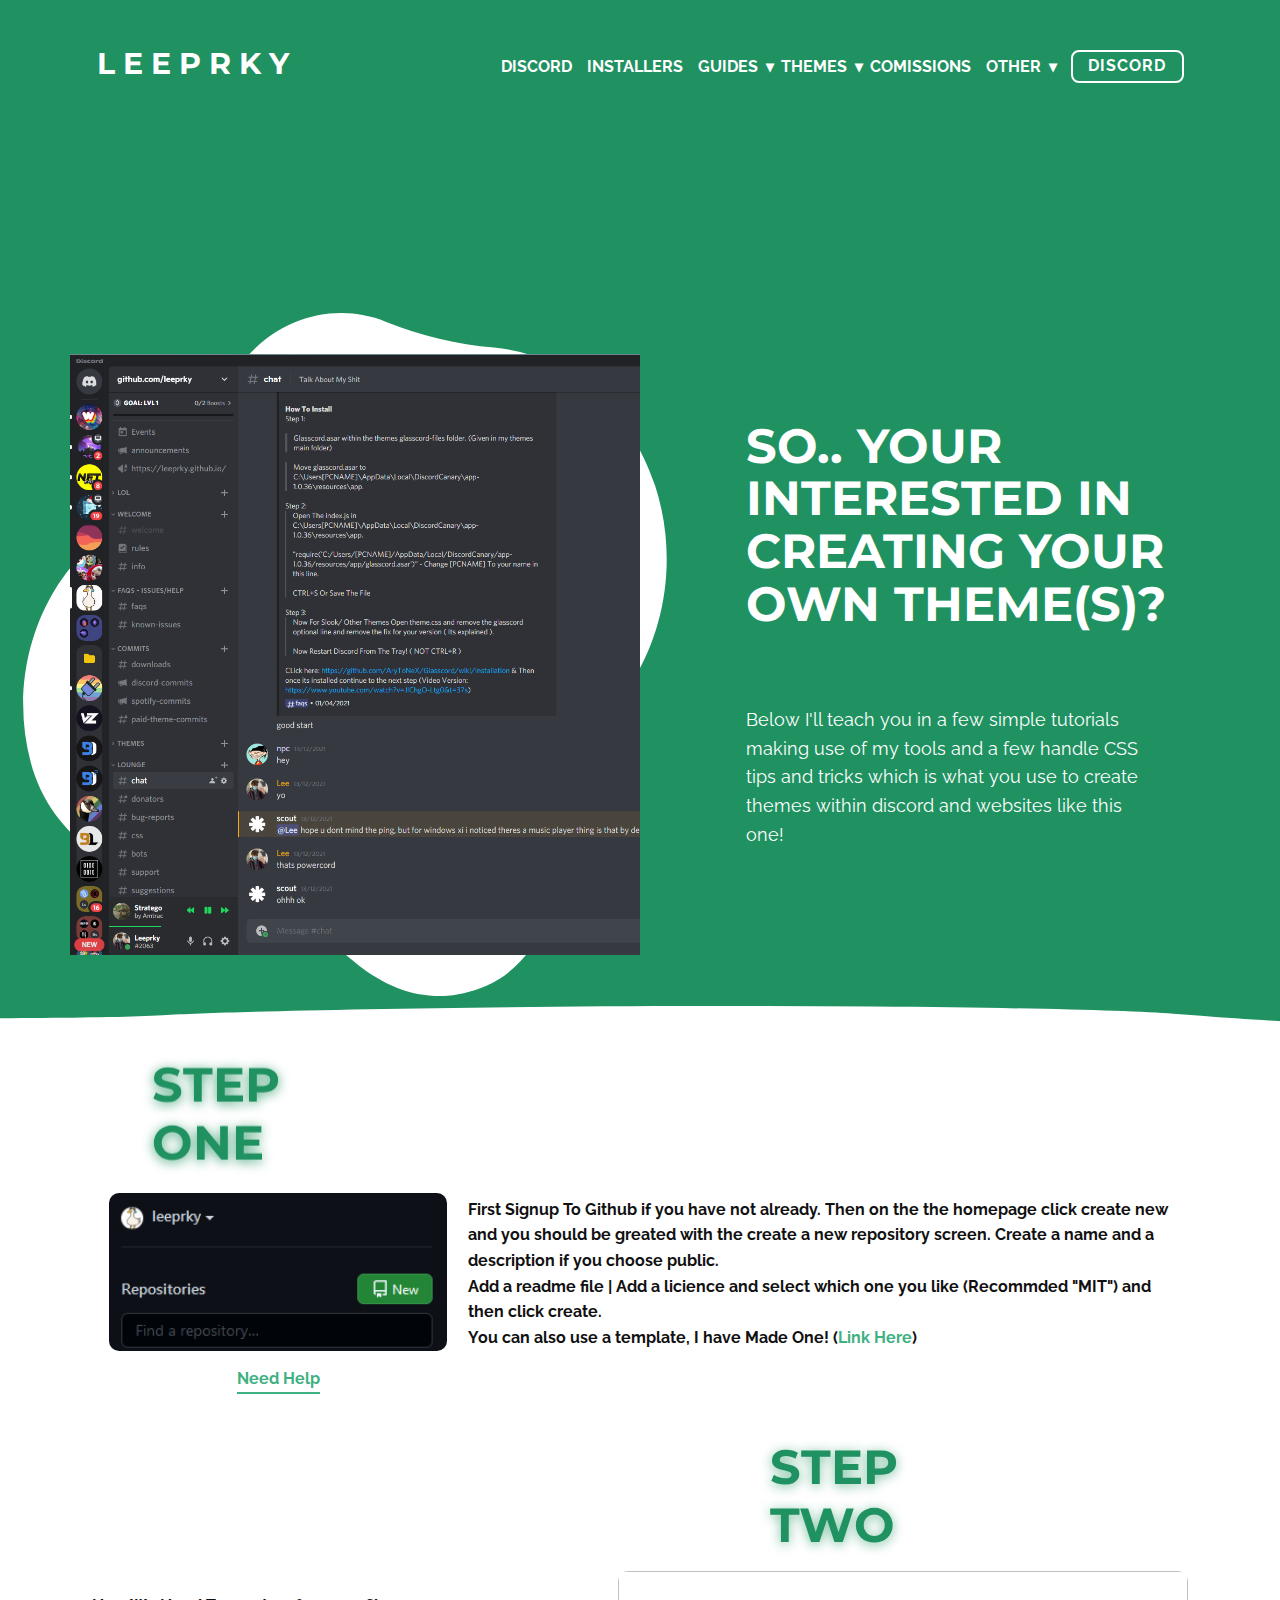
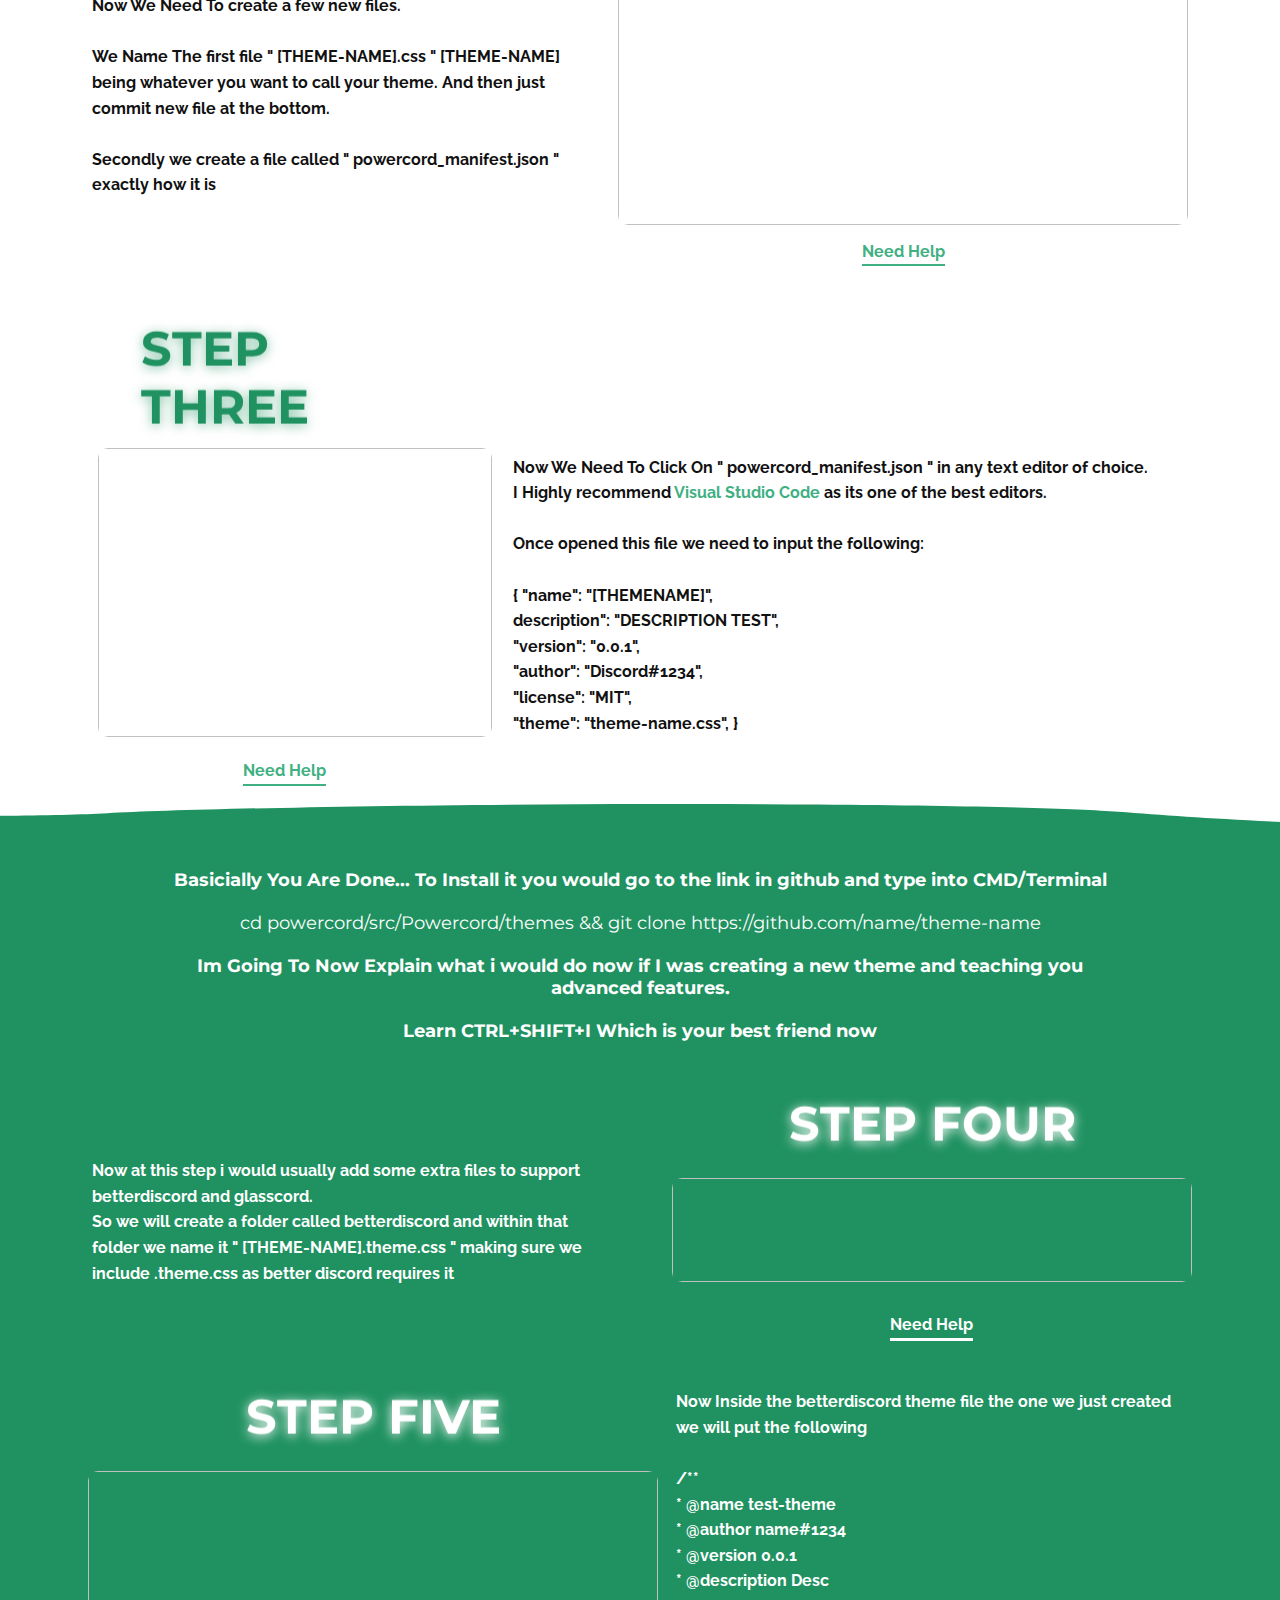
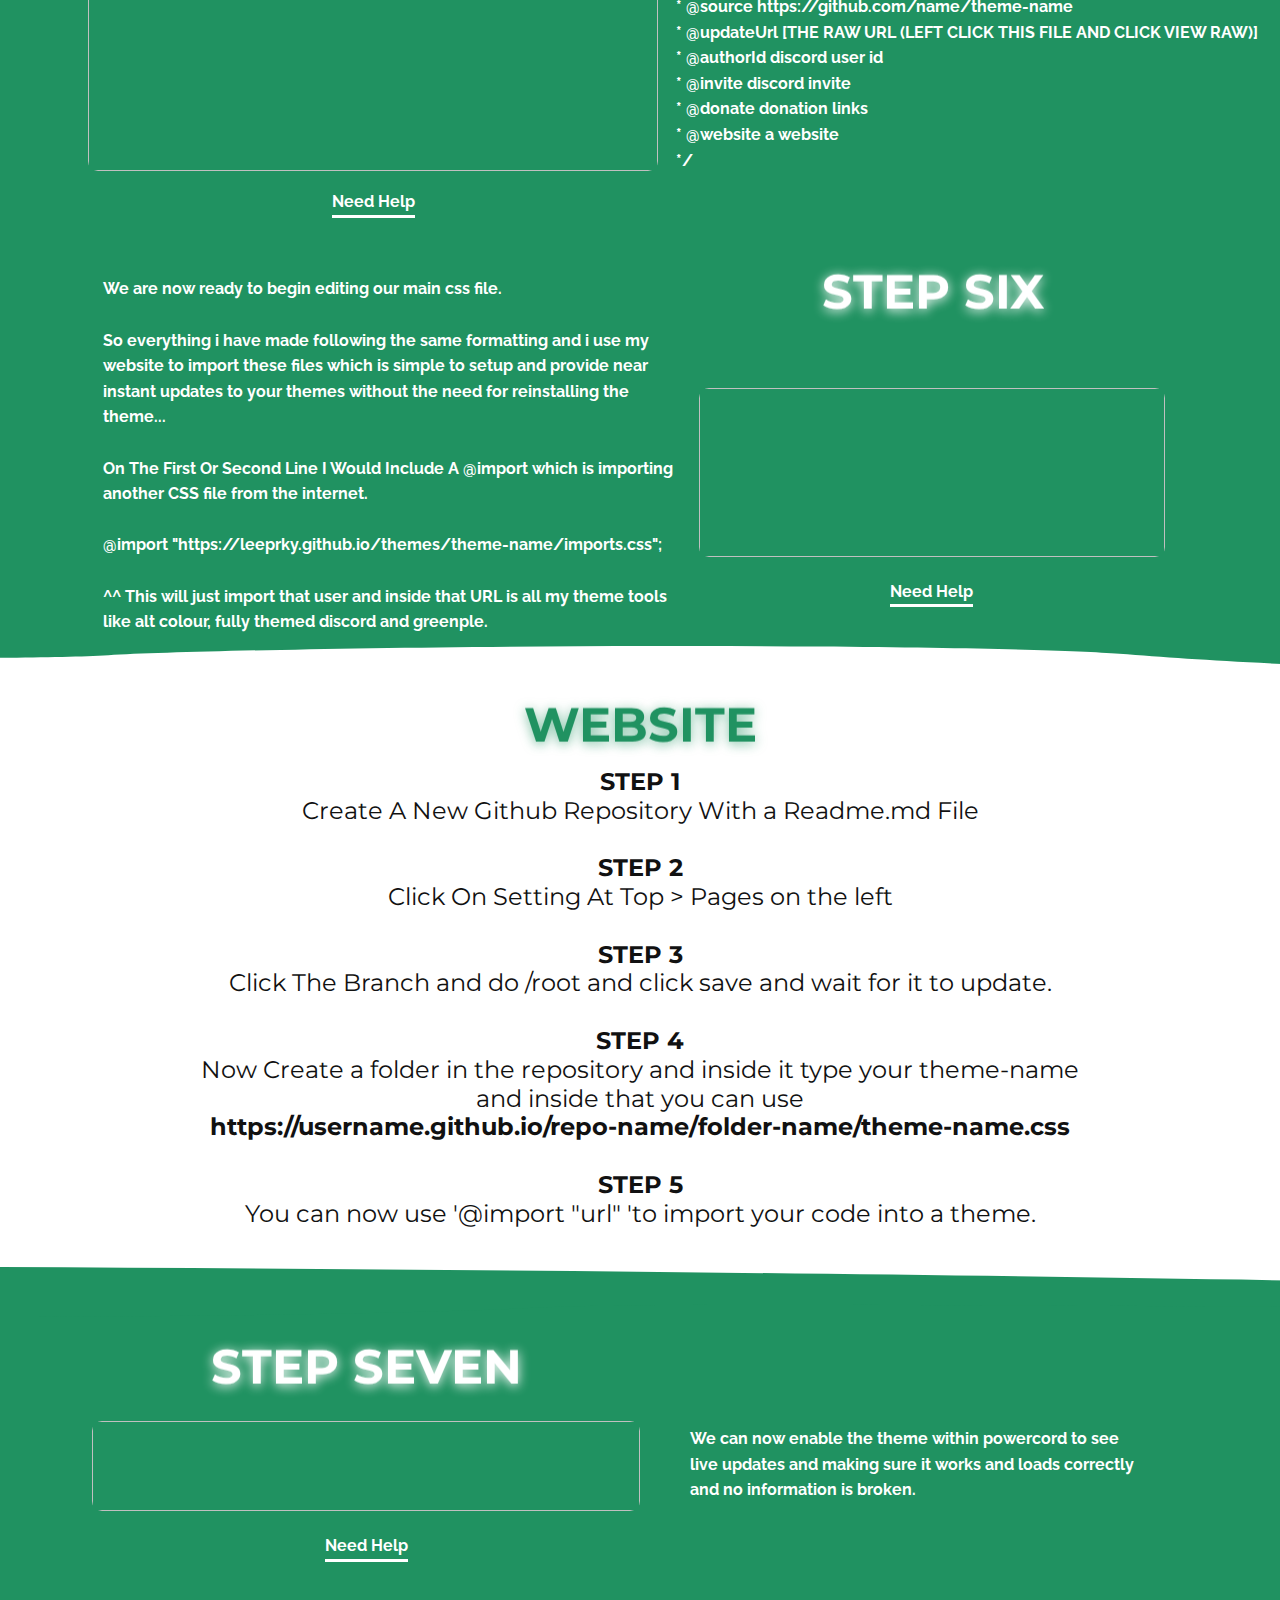
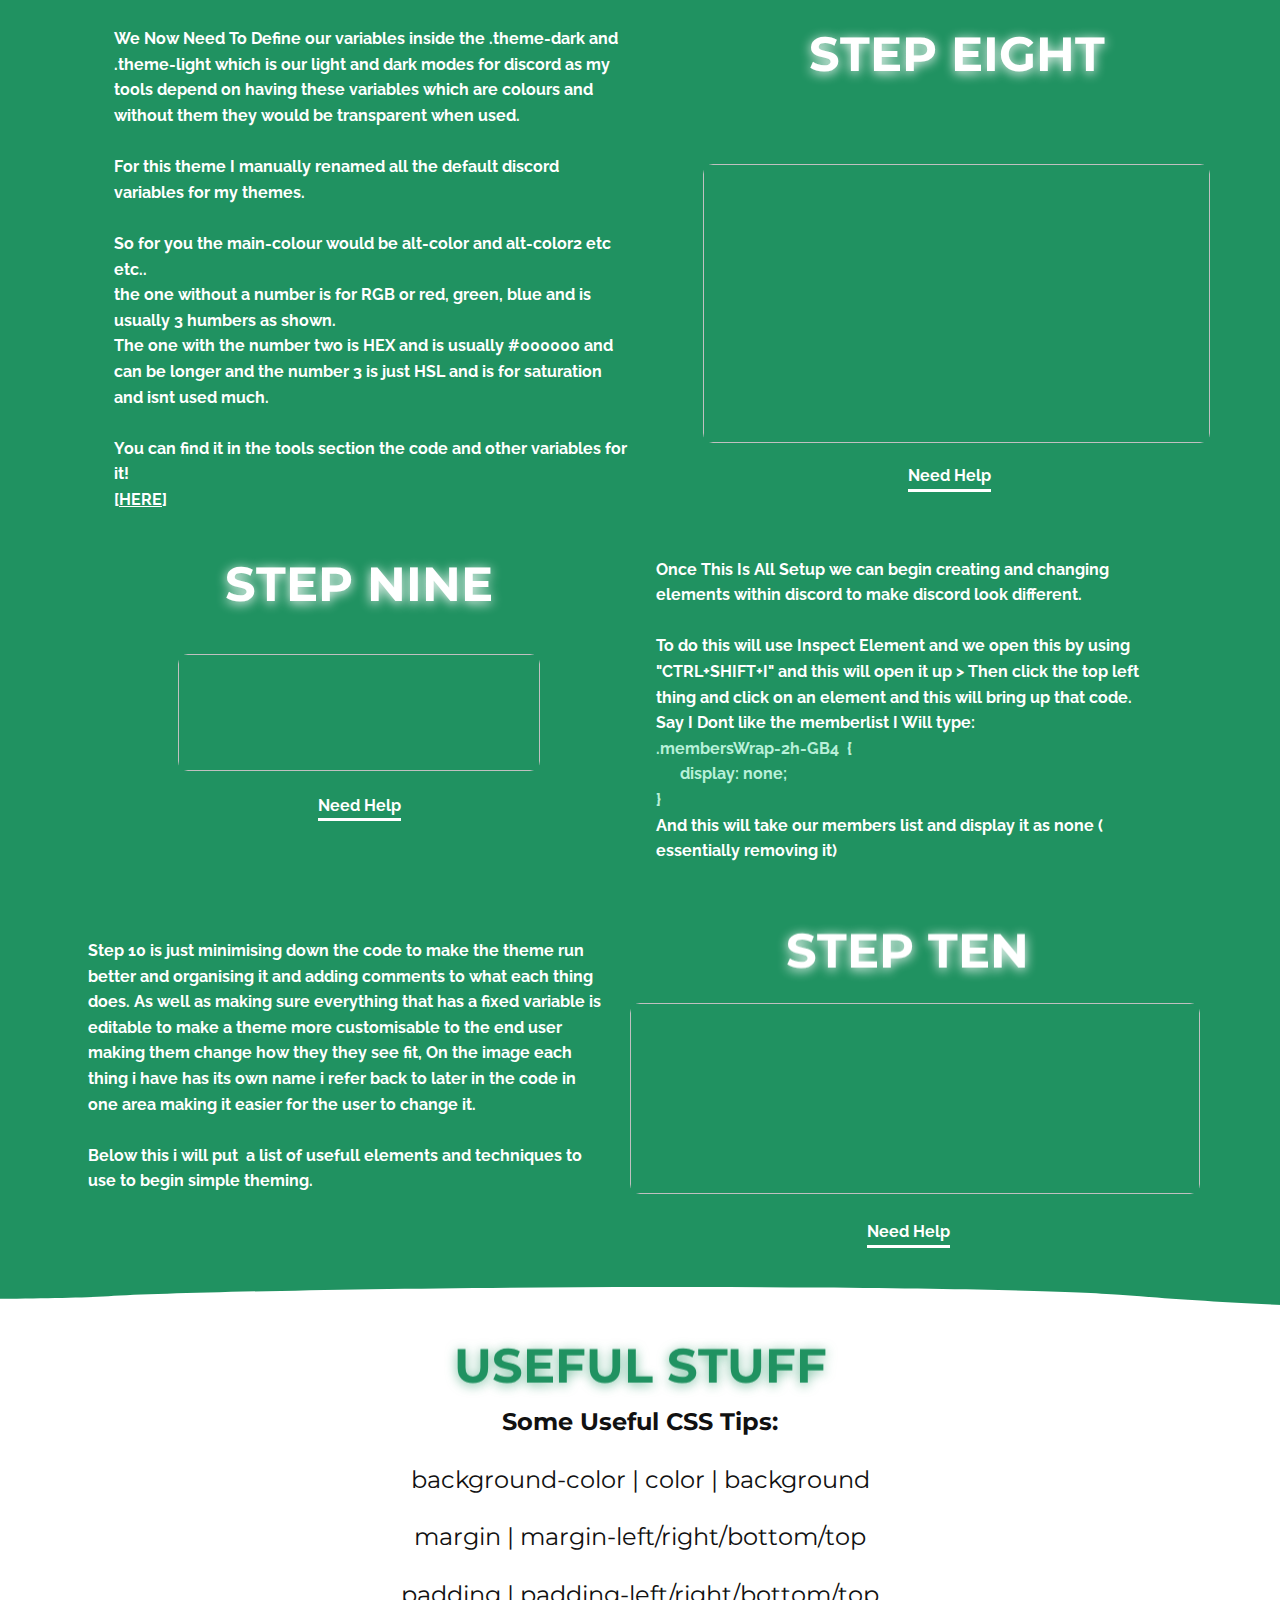
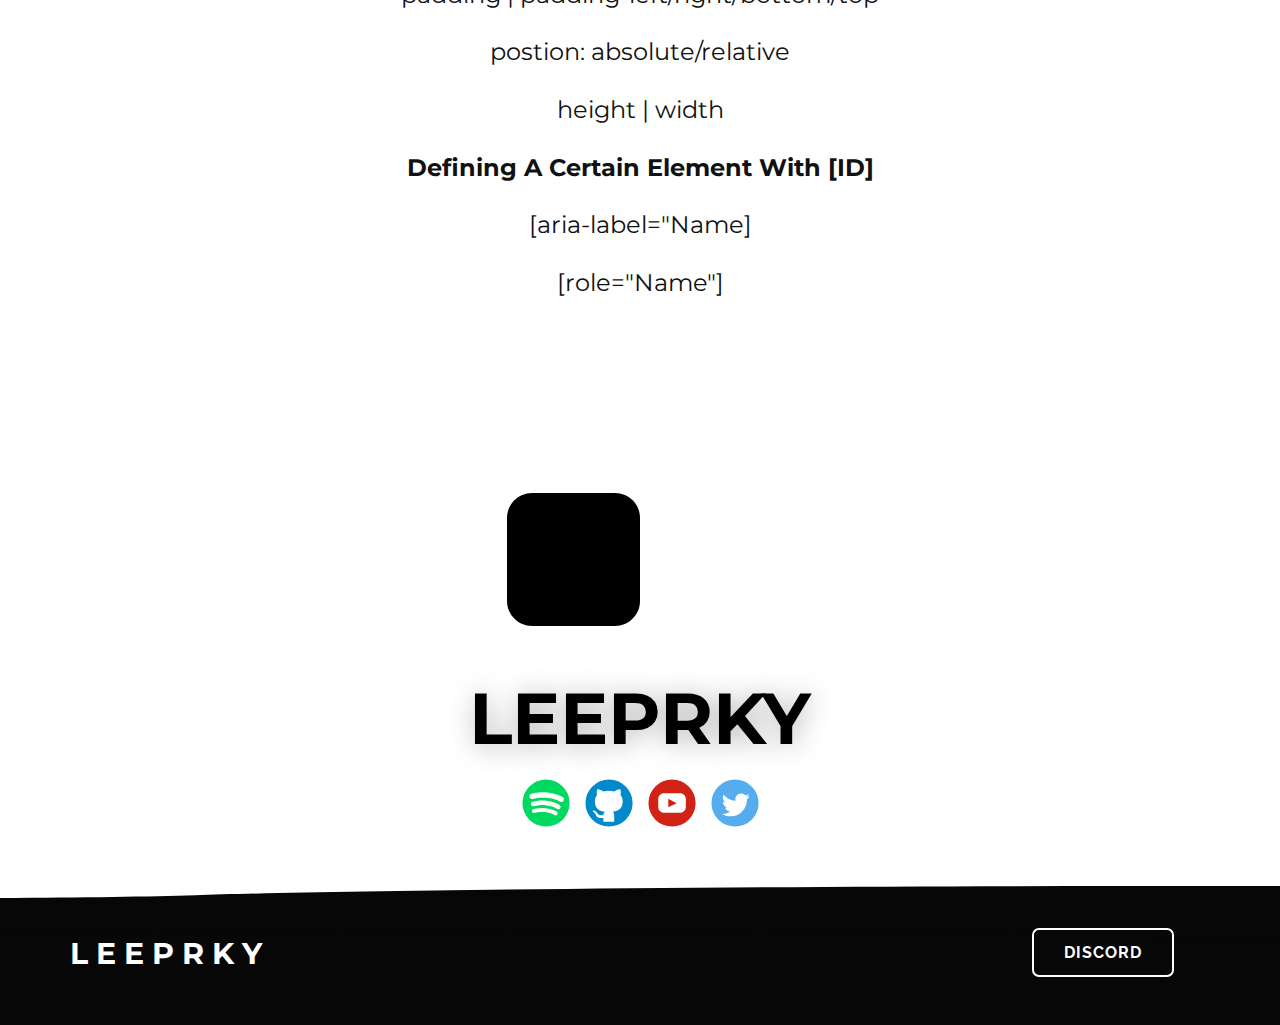
<file: OLD/CreatingYourOwnTheme.html>
<!DOCTYPE html>
<html style="font-size: 16px;" lang="en-GB">
  <head>
    <meta name="viewport" content="width=device-width, initial-scale=1.0">
    <meta charset="utf-8">
    <meta name="keywords" content="L E E P R K Y​, L E E P R K Y​">
    <meta name="description" content="">
    <meta name="page_type" content="np-template-header-footer-from-plugin">
    <title>CreatingYourOwnTheme</title>
    <link rel="stylesheet" href="nicepage.css" media="screen">
<link rel="stylesheet" href="CreatingYourOwnTheme.css" media="screen">
    <script class="u-script" type="text/javascript" src="jquery.js" defer=""></script>
    <script class="u-script" type="text/javascript" src="nicepage.js" defer=""></script>
    <meta name="generator" content="Nicepage 3.17.2, nicepage.com">
    <link rel="icon" href="images/favicon2.png">
    <link id="u-theme-google-font" rel="stylesheet" href="https://fonts.googleapis.com/css?family=Montserrat:100,100i,200,200i,300,300i,400,400i,500,500i,600,600i,700,700i,800,800i,900,900i|Raleway:100,100i,200,200i,300,300i,400,400i,500,500i,600,600i,700,700i,800,800i,900,900i">
    
    
    
    
    
    
    
    
    
    
    
    
    
    
    
    
    
    
    <script type="application/ld+json">{
		"@context": "http://schema.org",
		"@type": "Organization",
		"name": "Leeprky Themes"
}</script>
    <meta property="og:title" content="CreatingYourOwnTheme">
    <meta property="og:type" content="website">
    <meta name="theme-color" content="#40b082">
  </head>
  <body class="u-body"><header class="u-clearfix u-custom-color-8 u-header u-header" id="sec-6147"><div class="u-clearfix u-sheet u-valign-middle-xs u-sheet-1">
        <img class="u-hidden-lg u-hidden-md u-hidden-sm u-hidden-xl u-image u-image-default u-preserve-proportions lazyload u-image-1" alt="" data-image-width="245" data-image-height="240" data-href="https://discord.gg/cHkBysKQ6b" data-src="images/external-content.duckduckgo.com.png">
        <h1 class="TitleText u-text u-text-white u-text-1">
          <a class="u-active-none u-border-none u-btn u-button-link u-button-style u-hover-none u-none u-text-white u-btn-1" href="Discord.html" data-page-id="246913056">
            <span style="font-weight: 700;">L E E P R K Y</span>
            <span style="font-weight: 700;"></span>
          </a>
        </h1>
        <a href="https://discord.gg/cHkBysKQ6b" class="DiscordLink u-border-2 u-border-hover-white u-border-white u-btn u-btn-round u-button-style u-hidden-xs u-none u-radius-8 u-text-active-white u-text-hover-palette-5-base u-text-white u-btn-2">Discord</a>
        <nav class="Links u-dropdown-icon u-menu u-menu-dropdown u-menu-open-right u-offcanvas u-menu-1" data-responsive-from="MD" data-position="Home" data-submenu-level="on-click">
          <div class="menu-collapse" style="font-size: 1rem; letter-spacing: 0px; font-weight: 700; text-transform: uppercase;">
            <a class="u-button-style u-custom-active-border-color u-custom-active-color u-custom-border u-custom-border-color u-custom-borders u-custom-hover-border-color u-custom-left-right-menu-spacing u-custom-padding-bottom u-custom-text-active-color u-custom-text-color u-custom-text-decoration u-custom-text-hover-color u-custom-top-bottom-menu-spacing u-nav-link u-text-active-palette-1-base u-text-hover-palette-2-base" href="#" style="">
              <svg><use xmlns:xlink="http://www.w3.org/1999/xlink" xlink:href="#menu-hamburger"></use></svg>
              <svg version="1.1" xmlns="http://www.w3.org/2000/svg" xmlns:xlink="http://www.w3.org/1999/xlink"><defs><symbol id="menu-hamburger" viewBox="0 0 16 16" style="width: 16px; height: 16px;"><rect y="1" width="16" height="2"></rect><rect y="7" width="16" height="2"></rect><rect y="13" width="16" height="2"></rect>
</symbol>
</defs></svg>
            </a>
          </div>
          <div class="u-custom-menu u-nav-container">
            <ul class="u-nav u-spacing-15 u-unstyled u-nav-1"><li class="u-nav-item"><a class="u-button-style u-nav-link u-text-active-white u-text-hover-grey-10 u-text-white" href="Discord.html" style="padding: 10px 0px;">Discord</a>
</li><li class="u-nav-item"><a class="u-button-style u-nav-link u-text-active-white u-text-hover-grey-10 u-text-white" href="Installers.html" style="padding: 10px 0px;">Installers</a>
</li><li class="u-nav-item"><a class="u-button-style u-nav-link u-text-active-white u-text-hover-grey-10 u-text-white" href="Guides.html" style="padding: 10px 0px;">Guides</a><div class="u-nav-popup"><ul class="u-h-spacing-6 u-nav u-unstyled u-v-spacing-9 u-nav-2"><li class="u-nav-item"><a class="u-button-style u-nav-link u-text-active-white u-text-custom-color-33" href="OutOfDateNotifacations.html">How To Create Outdated Notifacation</a>
</li><li class="u-nav-item"><a class="u-button-style u-nav-link u-text-active-white u-text-custom-color-33" href="CreatingYourOwnTheme.html">How To Create Your Own Theme</a>
</li></ul>
</div>
</li><li class="u-nav-item"><a class="u-button-style u-nav-link u-text-active-white u-text-hover-grey-10 u-text-white" href="Themes.html" style="padding: 10px 0px;">Themes</a><div class="u-nav-popup"><ul class="u-h-spacing-6 u-nav u-unstyled u-v-spacing-9 u-nav-3"><li class="u-nav-item"><a class="u-button-style u-nav-link u-text-active-white u-text-custom-color-33" href="Tools.html">Tools</a>
</li><li class="u-nav-item"><a class="u-button-style u-nav-link u-text-active-white u-text-custom-color-33" href="Snippits.html">Snippits</a>
</li><li class="u-nav-item"><a class="u-button-style u-nav-link u-text-active-white u-text-custom-color-33" href="Spicetify.html">Spicetify</a>
</li></ul>
</div>
</li><li class="u-nav-item"><a class="u-button-style u-nav-link u-text-active-white u-text-hover-grey-10 u-text-white" href="Comissions.html" style="padding: 10px 0px;">Comissions</a>
</li><li class="u-nav-item"><a class="u-button-style u-nav-link u-text-active-white u-text-hover-grey-10 u-text-white" style="padding: 10px 0px;">Other</a><div class="u-nav-popup"><ul class="u-h-spacing-6 u-nav u-unstyled u-v-spacing-9 u-nav-4"><li class="u-nav-item"><a class="u-button-style u-nav-link u-text-active-white u-text-custom-color-33" href="FAQ.html">FAQ</a>
</li><li class="u-nav-item"><a class="u-button-style u-nav-link u-text-active-white u-text-custom-color-33" href="TOS.html">TOS</a>
</li><li class="u-nav-item"><a class="u-button-style u-nav-link u-text-active-white u-text-custom-color-33" href="Socials.html">Socials</a>
</li></ul>
</div>
</li></ul>
          </div>
          <div class="u-custom-menu u-nav-container-collapse">
            <div class="u-black u-container-style u-inner-container-layout u-opacity u-opacity-90 u-sidenav u-sidenav-1">
              <div class="u-sidenav-overflow">
                <div class="u-menu-close u-menu-close-1"></div>
                <ul class="u-align-center u-nav u-popupmenu-items u-spacing-13 u-unstyled u-nav-5"><li class="u-nav-item"><a class="u-button-style u-nav-link" href="Discord.html" style="padding: 10px 0px;">Discord</a>
</li><li class="u-nav-item"><a class="u-button-style u-nav-link" href="Installers.html" style="padding: 10px 0px;">Installers</a>
</li><li class="u-nav-item"><a class="u-button-style u-nav-link" href="Guides.html" style="padding: 10px 0px;">Guides</a><div class="u-nav-popup"><ul class="u-h-spacing-6 u-nav u-unstyled u-v-spacing-9 u-nav-6"><li class="u-nav-item"><a class="u-button-style u-nav-link" href="OutOfDateNotifacations.html">How To Create Outdated Notifacation</a>
</li><li class="u-nav-item"><a class="u-button-style u-nav-link" href="CreatingYourOwnTheme.html">How To Create Your Own Theme</a>
</li></ul>
</div>
</li><li class="u-nav-item"><a class="u-button-style u-nav-link" href="Themes.html" style="padding: 10px 0px;">Themes</a><div class="u-nav-popup"><ul class="u-h-spacing-6 u-nav u-unstyled u-v-spacing-9 u-nav-7"><li class="u-nav-item"><a class="u-button-style u-nav-link" href="Tools.html">Tools</a>
</li><li class="u-nav-item"><a class="u-button-style u-nav-link" href="Snippits.html">Snippits</a>
</li><li class="u-nav-item"><a class="u-button-style u-nav-link" href="Spicetify.html">Spicetify</a>
</li></ul>
</div>
</li><li class="u-nav-item"><a class="u-button-style u-nav-link" href="Comissions.html" style="padding: 10px 0px;">Comissions</a>
</li><li class="u-nav-item"><a class="u-button-style u-nav-link" style="padding: 10px 0px;">Other</a><div class="u-nav-popup"><ul class="u-h-spacing-6 u-nav u-unstyled u-v-spacing-9 u-nav-8"><li class="u-nav-item"><a class="u-button-style u-nav-link" href="FAQ.html">FAQ</a>
</li><li class="u-nav-item"><a class="u-button-style u-nav-link" href="TOS.html">TOS</a>
</li><li class="u-nav-item"><a class="u-button-style u-nav-link" href="Socials.html">Socials</a>
</li></ul>
</div>
</li></ul>
              </div>
            </div>
            <div class="u-grey-80 u-menu-overlay u-opacity u-opacity-90"></div>
          </div>
        </nav>
      </div></header> 
    <section class="u-clearfix u-custom-color-8 u-valign-middle-xs u-section-1" id="sec-9d84">
      <div class="u-clearfix u-sheet u-sheet-1">
        <div class="u-shape u-shape-svg u-text-white u-shape-1">
          <svg class="u-svg-link" preserveAspectRatio="none" viewBox="0 0 160 150" style=""><use xmlns:xlink="http://www.w3.org/1999/xlink" xlink:href="#svg-61af"></use></svg>
          <svg class="u-svg-content" viewBox="0 0 160 150" x="0px" y="0px" id="svg-61af"><path d="M43.2,126.9c14.2,1.3,27.6,7,39.1,15.6c8.3,6.1,19.4,10.3,32.7,5.3c11.7-4.4,18.6-17.4,21-30.2c2.6-13.3,8.1-25.9,15.7-37.1
	c8.3-12.1,10.8-27.9,5.3-42.7C150.5,20.3,134.6,9,117,7.6C107.9,6.9,98.8,5,90.1,1.9C83-0.6,75-0.7,67.4,2.1
	c-9.9,3.7-17,11.6-20.1,21c-3.3,10.1-10.9,18-20.6,22.2c-0.1,0-0.1,0.1-0.2,0.1c-20.3,8.9-31,32-24.6,53.2
	C6.9,115.6,25.2,125.2,43.2,126.9z"></path></svg>
        </div>
        <div class="u-clearfix u-expanded-width u-gutter-0 u-layout-wrap u-layout-wrap-1">
          <div class="u-gutter-0 u-layout">
            <div class="u-layout-row">
              <div class="u-align-left u-container-style u-effect-hover-liftUp u-layout-cell u-radius-8 u-shape-round u-size-30 u-layout-cell-1" data-image-width="1600" data-image-height="914" data-animation-name="pulse" data-animation-duration="750" data-animation-delay="0" data-animation-direction="">
                <div class="u-background-effect u-border-3 u-border-custom-color-8">
                  <div class="u-background-effect-image u-expanded u-image u-shading lazyload u-image-1" data-image-width="1600" data-image-height="914" data-bg="url(&quot;images/Screenshot2021-12-15210128.png&quot;)"></div>
                </div>
                <div class="u-container-layout u-container-layout-1"></div>
              </div>
              <div class="u-align-left u-container-style u-layout-cell u-size-30 u-layout-cell-2">
                <div class="u-container-layout u-container-layout-2">
                  <h1 class="u-text u-text-1">SO.. YOUR INTERESTED IN CREATING YOUR OWN THEME(S)?</h1>
                  <p class="u-text u-text-2">Below I'll teach you in a few simple tutorials making use of my tools and a few handle CSS tips and tricks which is what you use to create themes within discord and websites like this one!</p>
                </div>
              </div>
            </div>
          </div>
        </div>
      </div>
    </section>
    <section class="u-clearfix u-white u-section-2" id="sec-fd5a">
      <div class="u-clearfix u-sheet u-sheet-1">
        <div class="u-flip-vertical u-hidden-lg u-hidden-md u-hidden-sm u-hidden-xs u-shape u-shape-svg u-text-white u-shape-1">
          <svg class="u-svg-link" preserveAspectRatio="none" viewBox="0 0 160 120" style=""><use xmlns:xlink="http://www.w3.org/1999/xlink" xlink:href="#svg-ab72"></use></svg>
          <svg class="u-svg-content" viewBox="0 0 160 120" x="0px" y="0px" id="svg-ab72"><path d="M123.5,101.6c4.3-14.8,9-30.9,21.1-40.5c13.9-11,26.3-39.2-0.3-54.7C93.1-23.4-20.4,58.6,3.2,86c22.4,26,59.4-9.3,68.1,12.4
	c4.4,11.1,20.2,26.2,36.7,20.3C116.2,115.8,121.4,109.1,123.5,101.6z"></path></svg>
        </div>
        <h3 class="u-text u-text-custom-color-26 u-text-1" data-animation-name="slideIn" data-animation-duration="1000" data-animation-delay="0" data-animation-direction="Down">STEP ONE</h3>
        <img class="u-image u-image-round u-radius-10 lazyload u-image-1" alt="" data-image-width="313" data-image-height="145" data-src="images/Screenshot2021-12-20151740.png">
        <p class="preview-themes-own u-text u-text-2">First Signup To Github if you have not already. Then on the the homepage click create new and you should be greated with the create a new repository screen. Create a name and a description if you choose public.<br>Add a readme file | Add a licience and select which one you like (Recommded "MIT") and then click create.<br>You can also use a template, I have Made One! (<a href="https://github.com/leeprky/ThemeTemplate" class="u-active-none u-border-none u-btn u-button-link u-button-style u-hover-none u-none u-text-palette-1-base u-btn-1">Link Here</a>)
        </p>
        <a href="https://localhost/c/grid-website-templates" class="u-active-none u-border-2 u-border-active-palette-2-dark-1 u-border-hover-palette-2-base u-border-palette-1-base u-btn u-button-style u-hover-none u-none u-text-hover-palette-2-base u-text-palette-1-base u-btn-2">Need Help</a>
      </div>
    </section>
    <section class="u-clearfix u-section-3" id="sec-3685">
      <div class="u-clearfix u-sheet u-valign-middle-lg u-valign-middle-xl u-sheet-1">
        <h3 class="u-text u-text-custom-color-26 u-text-1" data-animation-name="slideIn" data-animation-duration="1000" data-animation-delay="0" data-animation-direction="Down">STEP TWO</h3>
        <p class="u-text u-text-2">Now We Need To create a few new files.<br>
          <br>We Name The first file " [THEME-NAME].css " [THEME-NAME] being whatever you want to call your theme. And then just commit new file at the bottom.<br>
          <br>Secondly we create a file called "&nbsp;powercord_manifest.json " exactly how it is<br>
        </p>
        <img class="u-expanded-width-xs u-image u-image-round u-radius-10 lazyload u-image-1" alt="" data-image-width="933" data-image-height="416" data-src="images/Screenshot2021-12-20152621.png">
        <a href="https://localhost/c/grid-website-templates" class="u-active-none u-border-2 u-border-active-palette-2-dark-1 u-border-hover-palette-2-base u-border-palette-1-base u-btn u-button-style u-hover-none u-none u-text-hover-palette-2-base u-text-palette-1-base u-btn-1">Need Help</a>
      </div>
    </section>
    <section class="u-clearfix u-white u-section-4" id="sec-c869">
      <div class="u-clearfix u-sheet u-sheet-1">
        <div class="u-flip-vertical u-hidden-xs u-shape u-shape-svg u-text-white u-shape-1">
          <svg class="u-svg-link" preserveAspectRatio="none" viewBox="0 0 160 120" style=""><use xmlns:xlink="http://www.w3.org/1999/xlink" xlink:href="#svg-ab72"></use></svg>
          <svg class="u-svg-content" viewBox="0 0 160 120" x="0px" y="0px" id="svg-ab72"><path d="M123.5,101.6c4.3-14.8,9-30.9,21.1-40.5c13.9-11,26.3-39.2-0.3-54.7C93.1-23.4-20.4,58.6,3.2,86c22.4,26,59.4-9.3,68.1,12.4
	c4.4,11.1,20.2,26.2,36.7,20.3C116.2,115.8,121.4,109.1,123.5,101.6z"></path></svg>
        </div>
        <h3 class="u-align-center-lg u-align-center-md u-align-center-sm u-align-center-xs u-text u-text-custom-color-26 u-text-1" data-animation-name="slideIn" data-animation-duration="1000" data-animation-delay="0" data-animation-direction="Down">STEP THREE</h3>
        <img class="u-expanded-width-xs u-image u-image-round u-radius-10 lazyload u-image-1" alt="" data-image-width="652" data-image-height="397" data-src="images/Screenshot2021-12-20153506.png">
        <p class="preview-themes-own u-text u-text-2">Now We Need To Click On " powercord_manifest.json " in any text editor of choice.<br>I Highly recommend <a href="https://code.visualstudio.com/Download" class="u-active-none u-border-none u-btn u-button-link u-button-style u-hover-none u-none u-text-palette-1-base u-btn-1">Visual Studio Code</a>&nbsp;as its one of the best editors.<br>
          <br>Once opened this file we need to input the following:<br>
          <br>{	
        
        
          "name": "[THEMENAME]",&nbsp;<br>description": "DESCRIPTION TEST",&nbsp;<br>"version": "0.0.1",&nbsp;<br>"author": "Discord#1234",&nbsp;<br>"license": "MIT",&nbsp;<br>"theme": "theme-name.css",
        
        
          }<br>
        </p>
        <a href="https://localhost/c/grid-website-templates" class="u-active-none u-border-2 u-border-active-palette-2-dark-1 u-border-hover-palette-2-base u-border-palette-1-base u-btn u-button-style u-hover-none u-none u-text-hover-palette-2-base u-text-palette-1-base u-btn-2">Need Help</a>
      </div>
    </section>
    <section class="u-clearfix u-custom-color-8 u-section-5" id="sec-e051">
      <div class="u-clearfix u-sheet u-sheet-1">
        <div class="u-flip-vertical u-hidden-lg u-hidden-md u-hidden-sm u-hidden-xs u-shape u-shape-svg u-text-custom-color-8 u-shape-1">
          <svg class="u-svg-link" preserveAspectRatio="none" viewBox="0 0 160 120" style=""><use xmlns:xlink="http://www.w3.org/1999/xlink" xlink:href="#svg-6e0c"></use></svg>
          <svg class="u-svg-content" viewBox="0 0 160 120" x="0px" y="0px" id="svg-6e0c"><path d="M123.5,101.6c4.3-14.8,9-30.9,21.1-40.5c13.9-11,26.3-39.2-0.3-54.7C93.1-23.4-20.4,58.6,3.2,86c22.4,26,59.4-9.3,68.1,12.4
	c4.4,11.1,20.2,26.2,36.7,20.3C116.2,115.8,121.4,109.1,123.5,101.6z"></path></svg>
        </div>
        <h4 class="u-align-center u-text u-text-1">
          <span style="font-weight: 400;">
            <span style="font-weight: 700;">Basicially You Are Done...​ To Install it you would go to the link in github and type into CMD/Terminal<br>
            </span>
            <br>cd powercord/src/Powercord/themes &amp;&amp; git clone https://github.com/name/theme-name
          </span>
          <br>
          <br>Im Going To Now Explain what i would do now if I was creating a new theme and teaching you advanced features.<br>
          <br>Learn CTRL+SHIFT+I Which is your best friend now
        </h4>
      </div>
    </section>
    <section class="u-clearfix u-custom-color-8 u-section-6" id="sec-51b5">
      <div class="u-clearfix u-sheet u-sheet-1">
        <h3 class="u-align-center u-text u-text-white u-text-1" data-animation-name="slideIn" data-animation-duration="1000" data-animation-delay="0" data-animation-direction="Down">STEP FOUR</h3>
        <p class="u-text u-text-2">Now at this step i would usually add some extra files to support betterdiscord and glasscord.<br>So we will create a folder called betterdiscord and within that folder we name it " [THEME-NAME].theme.css " making sure we include .theme.css as better discord requires it
        </p>
        <img class="u-expanded-width-xs u-image u-image-round u-radius-10 lazyload u-image-1" alt="" data-image-width="520" data-image-height="104" data-src="images/Screenshot2021-12-20235126.png">
        <a href="https://localhost/c/grid-website-templates" class="u-active-none u-border-3 u-border-active-white u-border-white u-btn u-button-style u-hover-none u-none u-text-white u-btn-1">Need Help</a>
      </div>
    </section>
    <section class="u-clearfix u-custom-color-8 u-section-7" id="carousel_864b">
      <div class="u-clearfix u-sheet u-valign-middle-md u-valign-middle-sm u-sheet-1">
        <h3 class="u-align-center u-text u-text-white u-text-1" data-animation-name="slideIn" data-animation-duration="1000" data-animation-delay="0" data-animation-direction="Down">STEP FIVE</h3>
        <p class="u-text u-text-2">Now Inside the betterdiscord theme file the one we just created&nbsp;<br>we will put the following<br>
          <br>/**&nbsp;<br>* @name test-theme&nbsp;<br>* @author name#1234&nbsp;<br>* @version 0.0.1&nbsp;<br>* @description Desc&nbsp;<br>* @source https://github.com/name/theme-name&nbsp;<br>* @updateUrl [THE RAW URL (LEFT CLICK THIS FILE AND CLICK VIEW RAW)]&nbsp;<br>* @authorId discord user id&nbsp;<br>* @invite discord invite<br>* @donate donation links&nbsp;<br>* @website a website&nbsp;<br>*/<br>
        </p>
        <img class="u-expanded-width-xs u-image u-image-round u-radius-10 lazyload u-image-1" alt="" data-image-width="646" data-image-height="333" data-src="images/Screenshot2021-12-20235712.png">
        <a href="https://localhost/c/grid-website-templates" class="u-active-none u-border-3 u-border-active-white u-border-white u-btn u-button-style u-hover-none u-none u-text-white u-btn-1">Need Help</a>
      </div>
    </section>
    <section class="u-clearfix u-custom-color-8 u-section-8" id="sec-b1d8">
      <div class="u-clearfix u-sheet u-sheet-1">
        <h3 class="u-align-center u-text u-text-white u-text-1" data-animation-name="slideIn" data-animation-duration="1000" data-animation-delay="0" data-animation-direction="Down">STEP SIX</h3>
        <p class="u-align-left u-text u-text-2">We are now ready to begin editing our main css file.<br>
          <br>So everything i have made following the same formatting and i use my website to import these files which is simple to setup and provide near instant updates to your themes without the need for reinstalling the theme...<br>
          <br>On The First Or Second Line I Would Include A @import which is importing another CSS file from the internet.<br>
          <br>@import "https://leeprky.github.io/themes/theme-name/imports.css";<br>
          <br>^^ This will just import that user and inside that URL is all my theme tools like alt colour, fully themed discord and greenple.<br>
        </p>
        <img class="u-expanded-width-xs u-image u-image-round u-radius-10 lazyload u-image-1" alt="" data-image-width="853" data-image-height="253" data-src="images/Screenshot2021-12-21000455.png">
        <a href="https://localhost/c/grid-website-templates" class="u-active-none u-border-3 u-border-active-white u-border-white u-btn u-button-style u-hover-none u-none u-text-white u-btn-1">Need Help</a>
      </div>
    </section>
    <section class="u-clearfix u-section-9" id="website-help">
      <div class="u-clearfix u-sheet u-sheet-1">
        <div class="u-flip-vertical u-hidden-lg u-hidden-md u-hidden-sm u-hidden-xs u-shape u-shape-svg u-text-white u-shape-1">
          <svg class="u-svg-link" preserveAspectRatio="none" viewBox="0 0 160 120" style=""><use xmlns:xlink="http://www.w3.org/1999/xlink" xlink:href="#svg-ea6f"></use></svg>
          <svg class="u-svg-content" viewBox="0 0 160 120" x="0px" y="0px" id="svg-ea6f"><path d="M123.5,101.6c4.3-14.8,9-30.9,21.1-40.5c13.9-11,26.3-39.2-0.3-54.7C93.1-23.4-20.4,58.6,3.2,86c22.4,26,59.4-9.3,68.1,12.4
	c4.4,11.1,20.2,26.2,36.7,20.3C116.2,115.8,121.4,109.1,123.5,101.6z"></path></svg>
        </div>
        <h3 class="u-align-center u-text u-text-custom-color-8 u-text-1" data-animation-name="slideIn" data-animation-duration="1000" data-animation-delay="0" data-animation-direction="Down">WEBSITE</h3>
        <h4 class="u-align-center u-text u-text-2">STEP 1<br>
          <span style="font-weight: 400;">Create A New Github Repository With a Readme.md File</span>
          <br>
          <br>STEP 2<br>
          <span style="font-weight: 400;"> Click On Setting At Top &gt; Pages on the left</span>
          <br>
          <br>STEP 3<br>
          <span style="font-weight: 400;"> Click The Branch and do /root and click save and wait for it to update.</span>
          <br>
          <br>STEP 4<br>
          <span style="font-weight: 400;"> Now Create a folder in the repository and inside it type your theme-name and inside that you can use</span>
          <br>https://username.github.io/repo-name/folder-name/theme-name.css<br>
          <br>STEP 5<br>
          <span style="font-weight: 400;"> You can now use '@import "url" 'to import your code into a theme.</span>
          <br>
        </h4>
      </div>
    </section>
    <section class="u-clearfix u-custom-color-8 u-section-10" id="sec-c44b">
      <div class="u-clearfix u-sheet u-valign-middle-md u-valign-middle-sm u-sheet-1">
        <div class="u-flip-horizontal u-hidden-md u-hidden-sm u-hidden-xs u-shape u-shape-svg u-text-custom-color-8 u-shape-1">
          <svg class="u-svg-link" preserveAspectRatio="none" viewBox="0 0 160 120" style=""><use xmlns:xlink="http://www.w3.org/1999/xlink" xlink:href="#svg-9b14"></use></svg>
          <svg class="u-svg-content" viewBox="0 0 160 120" x="0px" y="0px" id="svg-9b14"><path d="M123.5,101.6c4.3-14.8,9-30.9,21.1-40.5c13.9-11,26.3-39.2-0.3-54.7C93.1-23.4-20.4,58.6,3.2,86c22.4,26,59.4-9.3,68.1,12.4
	c4.4,11.1,20.2,26.2,36.7,20.3C116.2,115.8,121.4,109.1,123.5,101.6z"></path></svg>
        </div>
        <h3 class="u-align-center u-text u-text-white u-text-1" data-animation-name="slideIn" data-animation-duration="1000" data-animation-delay="0" data-animation-direction="Down">STEP SEVEN</h3>
        <p class="u-align-left u-text u-text-2">We can now enable the theme within powercord to see live updates and making sure it works and loads correctly and no information is broken.</p>
        <img class="u-image u-image-round u-radius-10 lazyload u-image-1" alt="" data-image-width="1334" data-image-height="218" data-src="images/Screenshot2021-12-21003909.png">
        <a href="https://localhost/c/grid-website-templates" class="u-active-none u-border-3 u-border-active-white u-border-white u-btn u-button-style u-hover-none u-none u-text-white u-btn-1">Need Help</a>
      </div>
    </section>
    <section class="u-clearfix u-custom-color-8 u-section-11" id="sec-b84b">
      <div class="u-clearfix u-sheet u-valign-middle-xs u-sheet-1">
        <h3 class="u-align-center u-text u-text-white u-text-1" data-animation-name="slideIn" data-animation-duration="1000" data-animation-delay="0" data-animation-direction="Down">STEP EIGHT</h3>
        <p class="u-text u-text-2">We Now Need To Define our variables inside the .theme-dark and .theme-light which is our light and dark modes for discord as my tools depend on having these variables which are colours and without them they would be transparent when used.<br>
          <br>For this theme I manually renamed all the default discord variables for my themes.<br>
          <br>So for you the main-colour would be alt-color and alt-color2 etc etc..<br>the one without a number is for RGB or red, green, blue and is usually 3 humbers as shown.<br>The one with the number two is HEX and is usually #000000 and can be longer and the number 3 is just HSL and is for saturation and isnt used much.<br>
          <br>You can find it in the tools section the code and other variables for it!<br>[<a href="Tools.html#tools-list" data-page-id="196022989" class="u-active-none u-border-none u-btn u-button-link u-button-style u-hover-none u-none u-text-white u-btn-1">HERE</a>]
        </p>
        <img class="u-image u-image-round u-radius-10 lazyload u-image-1" alt="" data-image-width="507" data-image-height="279" data-src="images/Screenshot2021-12-21001622.png">
        <a href="https://localhost/c/grid-website-templates" class="u-active-none u-border-3 u-border-active-white u-border-white u-btn u-button-style u-hover-none u-none u-text-white u-btn-2">Need Help</a>
      </div>
    </section>
    <section class="u-clearfix u-custom-color-8 u-section-12" id="sec-904a">
      <div class="u-clearfix u-sheet u-valign-middle-lg u-valign-middle-xl u-sheet-1">
        <h3 class="u-align-center u-text u-text-white u-text-1" data-animation-name="slideIn" data-animation-duration="1000" data-animation-delay="0" data-animation-direction="Down">STEP NINE</h3>
        <p class="u-align-left u-text u-text-2">Once This Is All Setup we can begin creating and changing elements within discord to make discord look different.<br>
          <br>To do this will use Inspect Element and we open this by using "CTRL+SHIFT+I" and this will open it up &gt; Then click the top left thing and click on an element and this will bring up that code.&nbsp;<br>Say I Dont like the memberlist I Will type:<br>
          <span class="u-text-palette-1-light-2">
            <span style="font-weight: 700;">.membersWrap-2h-GB4&nbsp;</span>
            <span style="font-weight: 700;">{<br>&nbsp; &nbsp; &nbsp; display: none;<br>}
            </span>
          </span>
          <br>And this will take our members list and display it as none ( essentially removing it)
        </p>
        <img class="u-image u-image-round u-radius-10 lazyload u-image-1" alt="" data-image-width="362" data-image-height="117" data-src="images/Screenshot2021-12-21005236.png">
        <a href="https://localhost/c/grid-website-templates" class="u-active-none u-border-3 u-border-active-white u-border-white u-btn u-button-style u-hover-none u-none u-text-white u-btn-1">Need Help</a>
      </div>
    </section>
    <section class="u-clearfix u-custom-color-8 u-section-13" id="sec-bf6f">
      <div class="u-clearfix u-sheet u-valign-middle-lg u-sheet-1">
        <h3 class="u-align-center u-text u-text-white u-text-1" data-animation-name="slideIn" data-animation-duration="1000" data-animation-delay="0" data-animation-direction="Down">STEP TEN</h3>
        <p class="u-text u-text-2">Step 10 is just minimising down the code to make the theme run better and organising it and adding comments to what each thing does. As well as making sure everything that has a fixed variable is editable to make a theme more customisable to the end user making them change how they they see fit, On the image each thing i have has its own name i refer back to later in the code in one area making it easier for the user to change it.<br>
          <br>Below this i will put&nbsp; a list of usefull elements and techniques to use to begin simple theming.
        </p>
        <img class="u-expanded-width-xs u-image u-image-round u-radius-10 lazyload u-image-1" alt="" data-image-width="650" data-image-height="218" data-src="images/Screenshot2021-12-21005435.png">
        <a href="https://localhost/c/grid-website-templates" class="u-active-none u-border-3 u-border-active-white u-border-white u-btn u-button-style u-hover-none u-none u-text-white u-btn-1">Need Help</a>
      </div>
    </section>
    <section class="u-clearfix u-section-14" id="sec-2df7">
      <div class="u-clearfix u-sheet u-sheet-1">
        <div class="u-expanded-width-lg u-expanded-width-md u-expanded-width-sm u-expanded-width-xs u-flip-vertical u-hidden-lg u-hidden-md u-hidden-sm u-hidden-xs u-shape u-shape-svg u-text-white u-shape-1">
          <svg class="u-svg-link" preserveAspectRatio="none" viewBox="0 0 160 120" style=""><use xmlns:xlink="http://www.w3.org/1999/xlink" xlink:href="#svg-ea6f"></use></svg>
          <svg class="u-svg-content" viewBox="0 0 160 120" x="0px" y="0px" id="svg-ea6f"><path d="M123.5,101.6c4.3-14.8,9-30.9,21.1-40.5c13.9-11,26.3-39.2-0.3-54.7C93.1-23.4-20.4,58.6,3.2,86c22.4,26,59.4-9.3,68.1,12.4
	c4.4,11.1,20.2,26.2,36.7,20.3C116.2,115.8,121.4,109.1,123.5,101.6z"></path></svg>
        </div>
        <h3 class="u-align-center u-text u-text-custom-color-8 u-text-1" data-animation-name="slideIn" data-animation-duration="1000" data-animation-delay="0" data-animation-direction="Down">USEFUL STUFF</h3>
        <h4 class="u-align-center u-text u-text-2">Some Useful CSS Tips:<br>
          <br>
          <span style="font-weight: 400;">background-color | color | background</span>
          <br>
          <br>
          <span style="font-weight: 400;">margin | margin-left/right/bottom/top</span>
          <br>
          <br>
          <span style="font-weight: 400;">padding | padding-left/right/bottom/top</span>
          <br>
          <br>
          <span style="font-weight: 400;">postion: absolute/relative</span>
          <br>
          <br>
          <span style="font-weight: 400;">height | width</span>
          <br>
          <br>Defining A Certain Element With [ID]<br>
          <br>
          <span style="font-weight: 400;">[aria-label="Name]<br>
            <br>[role="Name"]
          </span>
          <br>
        </h4>
      </div>
    </section>
    <section class="u-align-center u-clearfix u-white u-section-15" id="sec-3978">
      <div class="u-clearfix u-sheet u-sheet-1">
        <div class="u-shape u-shape-svg u-text-black u-shape-1" data-animation-name="rotateIn" data-animation-duration="1000" data-animation-delay="1000" data-animation-direction="DownRight">
          <svg class="u-svg-link" preserveAspectRatio="none" viewBox="0 0 160 160" style=""><use xmlns:xlink="http://www.w3.org/1999/xlink" xlink:href="#svg-99bd"></use></svg>
          <svg class="u-svg-content" viewBox="0 0 160 160" x="0px" y="0px" id="svg-99bd"><path d="M130,160H30c-16.5,0-30-13.5-30-30V30C0,13.5,13.5,0,30,0h100c16.5,0,30,13.5,30,30v100C160,146.5,146.5,160,130,160z"></path></svg>
        </div>
        <div alt="" class="u-image u-image-circle lazyload u-image-1" data-image-width="750" data-image-height="1334" data-animation-name="rotateIn" data-animation-duration="1000" data-animation-delay="0" data-animation-direction="" data-bg="url(&quot;images/IMG_0405.JPG&quot;)"></div>
        <h1 class="u-align-center u-text u-text-black u-title u-text-1">Leeprky</h1>
        <div class="u-align-left u-social-icons u-spacing-15 u-social-icons-1">
          <a class="u-social-url" target="_blank" title="Spotify" href="https://open.spotify.com/user/662kfkekmpc0q4fexw8rngvat"><span class="u-icon u-icon-circle u-social-icon u-social-spotify u-icon-1"><svg class="u-svg-link" preserveAspectRatio="xMidYMin slice" viewBox="0 0 112 112" style=""><use xmlns:xlink="http://www.w3.org/1999/xlink" xlink:href="#svg-7b18"></use></svg><svg class="u-svg-content" viewBox="0 0 112 112" x="0" y="0" id="svg-7b18"><circle fill="#00D95F" cx="56.1" cy="56.1" r="55"></circle><path fill="#FFFFFE" d="M94.5,41.9c-1.9-1.1-3.8-2.1-5.8-3c-2-0.9-4-1.7-6.1-2.4c-5.1-1.7-10.2-3-15.4-3.9
	c-5.2-0.9-10.5-1.3-15.8-1.5c-2.2-0.1-4.3-0.1-6.5,0c-2.2,0.1-4.3,0.2-6.5,0.4c-2.1,0.2-4.1,0.4-6.1,0.7c-2,0.3-4,0.7-6,1.1
	c-0.8,0.2-1.6,0.4-2.4,0.6c-0.8,0.2-1.6,0.5-2.4,0.7c-1.3,0.4-2.4,1.3-3.1,2.3c-0.7,1.1-1.1,2.4-1.1,3.7c0,1.4,0.5,2.7,1.3,3.7
	c0.8,1,1.9,1.8,3.2,2.2c0.6,0.2,1.2,0.3,1.8,0.2c0.6,0,1.2-0.1,1.8-0.2l0.6-0.2c1.4-0.4,2.8-0.7,4.2-1c2.2-0.5,4.3-0.8,6.5-1.1
	c2.2-0.3,4.4-0.4,6.6-0.6c1.9-0.1,3.9-0.1,5.8-0.1c1.9,0,3.8,0.1,5.8,0.2c1.9,0.1,3.7,0.3,5.6,0.5c1.8,0.2,3.6,0.5,5.5,0.8
	c2.6,0.5,5.2,1,7.8,1.7c2.5,0.7,5.1,1.5,7.5,2.5c1.3,0.5,2.5,1,3.6,1.6c1.2,0.6,2.4,1.2,3.5,1.9c1,0.6,2.1,0.8,3.2,0.9
	c1.1,0,2.2-0.3,3.2-0.8c0.9-0.6,1.8-1.3,2.3-2.3c0.5-0.9,0.8-2,0.8-3.1l0-0.2c0,0,0-0.2,0-0.3c0-0.3-0.1-0.6-0.1-0.9
	c-0.2-0.9-0.6-1.7-1.1-2.4C95.9,42.9,95.2,42.3,94.5,41.9z"></path><path fill="#FFFFFE" d="M73,54c-4.7-1.5-9.5-2.6-14.4-3.3c-4.9-0.7-9.8-0.9-14.7-0.7c-2.3,0.1-4.6,0.3-6.9,0.5
	c-2.3,0.3-4.5,0.7-6.8,1.2c-0.9,0.2-1.9,0.4-2.8,0.7c-0.9,0.2-1.8,0.5-2.7,0.8c-1.1,0.3-2,1-2.7,1.9c-0.7,0.9-1,2-1.1,3.1
	c0,1.1,0.3,2.2,0.9,3.1c0.6,0.9,1.5,1.6,2.5,2.1c0.6,0.3,1.3,0.4,2,0.4c0.6,0,1.3-0.1,1.9-0.3c3-0.9,6-1.5,9-1.9
	c3.2-0.5,6.5-0.7,9.7-0.7c2.5,0,4.9,0.1,7.3,0.3c2.4,0.2,4.7,0.5,7,1c3,0.6,5.9,1.3,8.8,2.2c2.9,0.9,5.7,2.1,8.4,3.5
	c0.9,0.4,1.7,0.9,2.6,1.4l0.9,0.5c1.3,0.7,2.8,0.9,4.1,0.6c1.3-0.3,2.5-1.2,3.3-2.4c0.7-1.2,1-2.7,0.6-4.2c-0.3-1.3-1.1-2.5-2.4-3.3
	l0,0c-0.2-0.1-0.5-0.3-0.6-0.4c-2.2-1.3-4.4-2.4-6.7-3.5C77.8,55.6,75.4,54.7,73,54z"></path><path fill="#FFFFFE" d="M58.7,68.6c-3.6-0.5-7.2-0.8-10.9-0.9h-0.1c-0.8,0-1.5,0.1-2.3,0.1c-1.7,0.1-3.5,0.2-5.1,0.3
	c-2.2,0.2-4.4,0.5-6.6,0.8c-2.2,0.4-4.4,0.8-6.5,1.3c-0.2,0-0.3,0.1-0.6,0.1h0c-0.2,0.1-0.4,0.1-0.6,0.2c-1,0.4-1.8,1.1-2.3,2.1
	c-0.5,0.9-0.7,2-0.5,3.1c0.2,1.1,0.8,2,1.6,2.6c0.8,0.6,1.8,1,2.9,1c0.3,0,0.7,0,1-0.1c0.3,0,0.6-0.1,0.9-0.2c2.6-0.6,5.2-1,7.8-1.4
	c2.6-0.4,5.2-0.6,7.9-0.7c2-0.1,4.1-0.1,6.1,0c2,0.1,4,0.3,6,0.6c3.3,0.5,6.4,1.3,9.5,2.3c3.1,1.1,6,2.4,8.8,4.1l0,0l0.1,0.1
	c0.3,0.2,0.6,0.3,0.9,0.5c1.1,0.5,2.2,0.5,3.2,0.2c1-0.3,1.9-1,2.5-2c0.6-1,0.8-2.2,0.6-3.2c-0.2-1.1-0.8-2.1-1.7-2.8
	c-0.3-0.2-0.6-0.4-0.9-0.6l-0.1-0.1l0,0c-1.7-1-3.5-2-5.4-2.8c-1.8-0.8-3.7-1.6-5.7-2.2C65.8,70,62.3,69.2,58.7,68.6z"></path></svg></span>
          </a>
          <a class="u-social-url" target="_blank" title="Github" href="https://github.com/leeprky"><span class="u-icon u-icon-circle u-social-github u-social-icon u-icon-2"><svg class="u-svg-link" preserveAspectRatio="xMidYMin slice" viewBox="0 0 112 112" style=""><use xmlns:xlink="http://www.w3.org/1999/xlink" xlink:href="#svg-4476"></use></svg><svg class="u-svg-content" viewBox="0 0 112 112" x="0" y="0" id="svg-4476"><circle fill="currentColor" cx="56.1" cy="56.1" r="55"></circle><path fill="#FFFFFF" d="M88,51.3c0-5.5-1.9-10.2-5.3-13.7c0.6-1.3,2.3-6.5-0.5-13.5c0,0-4.2-1.4-14,5.3c-4.1-1.1-8.4-1.7-12.7-1.8
	c-4.3,0-8.7,0.6-12.7,1.8c-9.7-6.6-14-5.3-14-5.3c-2.8,7-1,12.2-0.5,13.5C25,41.2,23,45.7,23,51.3c0,19.6,11.9,23.9,23.3,25.2
	c-1.5,1.3-2.8,3.5-3.2,6.8c-3,1.3-10.2,3.6-14.9-4.3c0,0-2.7-4.9-7.8-5.3c0,0-5-0.1-0.4,3.1c0,0,3.3,1.6,5.6,7.5c0,0,3,9.1,17.2,6
	c0,4.3,0.1,8.3,0.1,9.5h25.2c0-1.7,0.1-7.2,0.1-14c0-4.7-1.7-7.9-3.4-9.4C76,75.2,88,70.9,88,51.3z"></path></svg></span>
          </a>
          <a class="u-social-url" target="_blank" title="YouTube" href="https://www.youtube.com/channel/UCya0nDFfwPvMjfpPgsr9-_Q"><span class="u-icon u-icon-circle u-social-icon u-social-youtube u-icon-3"><svg class="u-svg-link" preserveAspectRatio="xMidYMin slice" viewBox="0 0 112 112" style=""><use xmlns:xlink="http://www.w3.org/1999/xlink" xlink:href="#svg-1d34"></use></svg><svg class="u-svg-content" viewBox="0 0 112 112" x="0" y="0" id="svg-1d34"><circle fill="currentColor" cx="56.1" cy="56.1" r="55"></circle><path fill="#FFFFFF" d="M74.9,33.3H37.3c-7.4,0-13.4,6-13.4,13.4v18.8c0,7.4,6,13.4,13.4,13.4h37.6c7.4,0,13.4-6,13.4-13.4V46.7 C88.3,39.3,82.3,33.3,74.9,33.3L74.9,33.3z M65.9,57l-17.6,8.4c-0.5,0.2-1-0.1-1-0.6V47.5c0-0.5,0.6-0.9,1-0.6l17.6,8.9 C66.4,56,66.4,56.8,65.9,57L65.9,57z"></path></svg></span>
          </a>
          <a class="u-social-url" target="_blank" title="Twitter" href="https://twitter.com/leeprky"><span class="u-icon u-icon-circle u-social-icon u-social-twitter u-icon-4"><svg class="u-svg-link" preserveAspectRatio="xMidYMin slice" viewBox="0 0 112 112" style=""><use xmlns:xlink="http://www.w3.org/1999/xlink" xlink:href="#svg-97b9"></use></svg><svg class="u-svg-content" viewBox="0 0 112 112" x="0" y="0" id="svg-97b9"><circle fill="currentColor" class="st0" cx="56.1" cy="56.1" r="55"></circle><path fill="#FFFFFF" d="M83.8,47.3c0,0.6,0,1.2,0,1.7c0,17.7-13.5,38.2-38.2,38.2C38,87.2,31,85,25,81.2c1,0.1,2.1,0.2,3.2,0.2
            c6.3,0,12.1-2.1,16.7-5.7c-5.9-0.1-10.8-4-12.5-9.3c0.8,0.2,1.7,0.2,2.5,0.2c1.2,0,2.4-0.2,3.5-0.5c-6.1-1.2-10.8-6.7-10.8-13.1
            c0-0.1,0-0.1,0-0.2c1.8,1,3.9,1.6,6.1,1.7c-3.6-2.4-6-6.5-6-11.2c0-2.5,0.7-4.8,1.8-6.7c6.6,8.1,16.5,13.5,27.6,14
            c-0.2-1-0.3-2-0.3-3.1c0-7.4,6-13.4,13.4-13.4c3.9,0,7.3,1.6,9.8,4.2c3.1-0.6,5.9-1.7,8.5-3.3c-1,3.1-3.1,5.8-5.9,7.4
            c2.7-0.3,5.3-1,7.7-2.1C88.7,43,86.4,45.4,83.8,47.3z"></path></svg></span>
          </a>
        </div>
      </div>
    </section>
    
    
    
    
    <footer class="u-align-left u-clearfix u-custom-color-23 u-footer u-footer" id="sec-5756"><div class="u-clearfix u-sheet u-sheet-1">
        <div class="u-flip-vertical u-hidden-xs u-shape u-shape-svg u-text-custom-color-23 u-shape-1">
          <svg class="u-svg-link" preserveAspectRatio="none" viewBox="0 0 160 120" style=""><use xmlns:xlink="http://www.w3.org/1999/xlink" xlink:href="#svg-b9be"></use></svg>
          <svg class="u-svg-content" viewBox="0 0 160 120" x="0px" y="0px" id="svg-b9be"><path d="M123.5,101.6c4.3-14.8,9-30.9,21.1-40.5c13.9-11,26.3-39.2-0.3-54.7C93.1-23.4-20.4,58.6,3.2,86c22.4,26,59.4-9.3,68.1,12.4
	c4.4,11.1,20.2,26.2,36.7,20.3C116.2,115.8,121.4,109.1,123.5,101.6z"></path></svg>
        </div>
        <h1 class="u-align-center-xs u-text u-text-white u-text-1">
          <span style="font-weight: 700;">L E E P R K Y</span>
          <span style="font-weight: 700;"></span>
        </h1>
        <a href="https://localhost/c/nature-html-templates" class="DiscordLink u-border-2 u-border-hover-white u-border-white u-btn u-btn-round u-button-style u-hidden-xs u-none u-radius-7 u-text-active-white u-text-hover-white u-text-white u-btn-1">Discord</a>
        <p class="u-align-center-xs u-hidden-lg u-hidden-xl u-text u-text-2">Mobile Site Version May Have Issues<span style="font-weight: 700;"></span>
        </p>
      </div></footer>
  </body>
</html>
</file>
<file: assets/parallax/jarallax.css>
.jarallax {
    position: relative;
    z-index: 0;
}
.jarallax > .jarallax-img {
    position: absolute;
    object-fit: cover;
    /* support for plugin https://github.com/bfred-it/object-fit-images */
    font-family: 'object-fit: cover;';
    top: 0;
    left: 0;
    width: 100%;
    height: 100%;
    z-index: -1;
}
</file>
<file: assets/socicon/css/styles.css>
@charset "UTF-8";

@font-face {
  font-family: 'Socicon';
  src:  url('../fonts/socicon.eot');
  src:  url('../fonts/socicon.eot?#iefix') format('embedded-opentype'),
    url('../fonts/socicon.woff2') format('woff2'),
    url('../fonts/socicon.ttf') format('truetype'),
    url('../fonts/socicon.woff') format('woff'),
    url('../fonts/socicon.svg#socicon') format('svg');
  font-weight: normal;
  font-style: normal;
  font-display: swap;
}

[data-icon]:before {
  font-family: "socicon" !important;
  content: attr(data-icon);
  font-style: normal !important;
  font-weight: normal !important;
  font-variant: normal !important;
  text-transform: none !important;
  speak: none;
  line-height: 1;
  -webkit-font-smoothing: antialiased;
  -moz-osx-font-smoothing: grayscale;
}

[class^="socicon-"], [class*=" socicon-"] {
  /* use !important to prevent issues with browser extensions that change fonts */
  font-family: 'Socicon' !important;
  speak: none;
  font-style: normal;
  font-weight: normal;
  font-variant: normal;
  text-transform: none;
  line-height: 1;

  /* Better Font Rendering =========== */
  -webkit-font-smoothing: antialiased;
  -moz-osx-font-smoothing: grayscale;
}

.socicon-500px:before {
  content: "\e000";
}
.socicon-8tracks:before {
  content: "\e001";
}
.socicon-airbnb:before {
  content: "\e002";
}
.socicon-alliance:before {
  content: "\e003";
}
.socicon-amazon:before {
  content: "\e004";
}
.socicon-amplement:before {
  content: "\e005";
}
.socicon-android:before {
  content: "\e006";
}
.socicon-angellist:before {
  content: "\e007";
}
.socicon-apple:before {
  content: "\e008";
}
.socicon-appnet:before {
  content: "\e009";
}
.socicon-baidu:before {
  content: "\e00a";
}
.socicon-bandcamp:before {
  content: "\e00b";
}
.socicon-battlenet:before {
  content: "\e00c";
}
.socicon-mixer:before {
  content: "\e00d";
}
.socicon-bebee:before {
  content: "\e00e";
}
.socicon-bebo:before {
  content: "\e00f";
}
.socicon-behance:before {
  content: "\e010";
}
.socicon-blizzard:before {
  content: "\e011";
}
.socicon-blogger:before {
  content: "\e012";
}
.socicon-buffer:before {
  content: "\e013";
}
.socicon-chrome:before {
  content: "\e014";
}
.socicon-coderwall:before {
  content: "\e015";
}
.socicon-curse:before {
  content: "\e016";
}
.socicon-dailymotion:before {
  content: "\e017";
}
.socicon-deezer:before {
  content: "\e018";
}
.socicon-delicious:before {
  content: "\e019";
}
.socicon-deviantart:before {
  content: "\e01a";
}
.socicon-diablo:before {
  content: "\e01b";
}
.socicon-digg:before {
  content: "\e01c";
}
.socicon-discord:before {
  content: "\e01d";
}
.socicon-disqus:before {
  content: "\e01e";
}
.socicon-douban:before {
  content: "\e01f";
}
.socicon-draugiem:before {
  content: "\e020";
}
.socicon-dribbble:before {
  content: "\e021";
}
.socicon-drupal:before {
  content: "\e022";
}
.socicon-ebay:before {
  content: "\e023";
}
.socicon-ello:before {
  content: "\e024";
}
.socicon-endomodo:before {
  content: "\e025";
}
.socicon-envato:before {
  content: "\e026";
}
.socicon-etsy:before {
  content: "\e027";
}
.socicon-facebook:before {
  content: "\e028";
}
.socicon-feedburner:before {
  content: "\e029";
}
.socicon-filmweb:before {
  content: "\e02a";
}
.socicon-firefox:before {
  content: "\e02b";
}
.socicon-flattr:before {
  content: "\e02c";
}
.socicon-flickr:before {
  content: "\e02d";
}
.socicon-formulr:before {
  content: "\e02e";
}
.socicon-forrst:before {
  content: "\e02f";
}
.socicon-foursquare:before {
  content: "\e030";
}
.socicon-friendfeed:before {
  content: "\e031";
}
.socicon-github:before {
  content: "\e032";
}
.socicon-goodreads:before {
  content: "\e033";
}
.socicon-google:before {
  content: "\e034";
}
.socicon-googlescholar:before {
  content: "\e035";
}
.socicon-googlegroups:before {
  content: "\e036";
}
.socicon-googlephotos:before {
  content: "\e037";
}
.socicon-googleplus:before {
  content: "\e038";
}
.socicon-grooveshark:before {
  content: "\e039";
}
.socicon-hackerrank:before {
  content: "\e03a";
}
.socicon-hearthstone:before {
  content: "\e03b";
}
.socicon-hellocoton:before {
  content: "\e03c";
}
.socicon-heroes:before {
  content: "\e03d";
}
.socicon-smashcast:before {
  content: "\e03e";
}
.socicon-horde:before {
  content: "\e03f";
}
.socicon-houzz:before {
  content: "\e040";
}
.socicon-icq:before {
  content: "\e041";
}
.socicon-identica:before {
  content: "\e042";
}
.socicon-imdb:before {
  content: "\e043";
}
.socicon-instagram:before {
  content: "\e044";
}
.socicon-issuu:before {
  content: "\e045";
}
.socicon-istock:before {
  content: "\e046";
}
.socicon-itunes:before {
  content: "\e047";
}
.socicon-keybase:before {
  content: "\e048";
}
.socicon-lanyrd:before {
  content: "\e049";
}
.socicon-lastfm:before {
  content: "\e04a";
}
.socicon-line:before {
  content: "\e04b";
}
.socicon-linkedin:before {
  content: "\e04c";
}
.socicon-livejournal:before {
  content: "\e04d";
}
.socicon-lyft:before {
  content: "\e04e";
}
.socicon-macos:before {
  content: "\e04f";
}
.socicon-mail:before {
  content: "\e050";
}
.socicon-medium:before {
  content: "\e051";
}
.socicon-meetup:before {
  content: "\e052";
}
.socicon-mixcloud:before {
  content: "\e053";
}
.socicon-modelmayhem:before {
  content: "\e054";
}
.socicon-mumble:before {
  content: "\e055";
}
.socicon-myspace:before {
  content: "\e056";
}
.socicon-newsvine:before {
  content: "\e057";
}
.socicon-nintendo:before {
  content: "\e058";
}
.socicon-npm:before {
  content: "\e059";
}
.socicon-odnoklassniki:before {
  content: "\e05a";
}
.socicon-openid:before {
  content: "\e05b";
}
.socicon-opera:before {
  content: "\e05c";
}
.socicon-outlook:before {
  content: "\e05d";
}
.socicon-overwatch:before {
  content: "\e05e";
}
.socicon-patreon:before {
  content: "\e05f";
}
.socicon-paypal:before {
  content: "\e060";
}
.socicon-periscope:before {
  content: "\e061";
}
.socicon-persona:before {
  content: "\e062";
}
.socicon-pinterest:before {
  content: "\e063";
}
.socicon-play:before {
  content: "\e064";
}
.socicon-player:before {
  content: "\e065";
}
.socicon-playstation:before {
  content: "\e066";
}
.socicon-pocket:before {
  content: "\e067";
}
.socicon-qq:before {
  content: "\e068";
}
.socicon-quora:before {
  content: "\e069";
}
.socicon-raidcall:before {
  content: "\e06a";
}
.socicon-ravelry:before {
  content: "\e06b";
}
.socicon-reddit:before {
  content: "\e06c";
}
.socicon-renren:before {
  content: "\e06d";
}
.socicon-researchgate:before {
  content: "\e06e";
}
.socicon-residentadvisor:before {
  content: "\e06f";
}
.socicon-reverbnation:before {
  content: "\e070";
}
.socicon-rss:before {
  content: "\e071";
}
.socicon-sharethis:before {
  content: "\e072";
}
.socicon-skype:before {
  content: "\e073";
}
.socicon-slideshare:before {
  content: "\e074";
}
.socicon-smugmug:before {
  content: "\e075";
}
.socicon-snapchat:before {
  content: "\e076";
}
.socicon-songkick:before {
  content: "\e077";
}
.socicon-soundcloud:before {
  content: "\e078";
}
.socicon-spotify:before {
  content: "\e079";
}
.socicon-stackexchange:before {
  content: "\e07a";
}
.socicon-stackoverflow:before {
  content: "\e07b";
}
.socicon-starcraft:before {
  content: "\e07c";
}
.socicon-stayfriends:before {
  content: "\e07d";
}
.socicon-steam:before {
  content: "\e07e";
}
.socicon-storehouse:before {
  content: "\e07f";
}
.socicon-strava:before {
  content: "\e080";
}
.socicon-streamjar:before {
  content: "\e081";
}
.socicon-stumbleupon:before {
  content: "\e082";
}
.socicon-swarm:before {
  content: "\e083";
}
.socicon-teamspeak:before {
  content: "\e084";
}
.socicon-teamviewer:before {
  content: "\e085";
}
.socicon-technorati:before {
  content: "\e086";
}
.socicon-telegram:before {
  content: "\e087";
}
.socicon-tripadvisor:before {
  content: "\e088";
}
.socicon-tripit:before {
  content: "\e089";
}
.socicon-triplej:before {
  content: "\e08a";
}
.socicon-tumblr:before {
  content: "\e08b";
}
.socicon-twitch:before {
  content: "\e08c";
}
.socicon-twitter:before {
  content: "\e08d";
}
.socicon-uber:before {
  content: "\e08e";
}
.socicon-ventrilo:before {
  content: "\e08f";
}
.socicon-viadeo:before {
  content: "\e090";
}
.socicon-viber:before {
  content: "\e091";
}
.socicon-viewbug:before {
  content: "\e092";
}
.socicon-vimeo:before {
  content: "\e093";
}
.socicon-vine:before {
  content: "\e094";
}
.socicon-vkontakte:before {
  content: "\e095";
}
.socicon-warcraft:before {
  content: "\e096";
}
.socicon-wechat:before {
  content: "\e097";
}
.socicon-weibo:before {
  content: "\e098";
}
.socicon-whatsapp:before {
  content: "\e099";
}
.socicon-wikipedia:before {
  content: "\e09a";
}
.socicon-windows:before {
  content: "\e09b";
}
.socicon-wordpress:before {
  content: "\e09c";
}
.socicon-wykop:before {
  content: "\e09d";
}
.socicon-xbox:before {
  content: "\e09e";
}
.socicon-xing:before {
  content: "\e09f";
}
.socicon-yahoo:before {
  content: "\e0a0";
}
.socicon-yammer:before {
  content: "\e0a1";
}
.socicon-yandex:before {
  content: "\e0a2";
}
.socicon-yelp:before {
  content: "\e0a3";
}
.socicon-younow:before {
  content: "\e0a4";
}
.socicon-youtube:before {
  content: "\e0a5";
}
.socicon-zapier:before {
  content: "\e0a6";
}
.socicon-zerply:before {
  content: "\e0a7";
}
.socicon-zomato:before {
  content: "\e0a8";
}
.socicon-zynga:before {
  content: "\e0a9";
}
.socicon-spreadshirt:before {
  content: "\e901";
}
.socicon-gamejolt:before {
  content: "\e902";
}
.socicon-trello:before {
  content: "\e903";
}
.socicon-tunein:before {
  content: "\e904";
}
.socicon-bloglovin:before {
  content: "\e905";
}
.socicon-gamewisp:before {
  content: "\e906";
}
.socicon-messenger:before {
  content: "\e907";
}
.socicon-pandora:before {
  content: "\e908";
}
.socicon-augment:before {
  content: "\e909";
}
.socicon-bitbucket:before {
  content: "\e90a";
}
.socicon-fyuse:before {
  content: "\e90b";
}
.socicon-yt-gaming:before {
  content: "\e90c";
}
.socicon-sketchfab:before {
  content: "\e90d";
}
.socicon-mobcrush:before {
  content: "\e90e";
}
.socicon-microsoft:before {
  content: "\e90f";
}
.socicon-realtor:before {
  content: "\e910";
}
.socicon-tidal:before {
  content: "\e911";
}
.socicon-qobuz:before {
  content: "\e912";
}
.socicon-natgeo:before {
  content: "\e913";
}
.socicon-mastodon:before {
  content: "\e914";
}
.socicon-unsplash:before {
  content: "\e915";
}
.socicon-homeadvisor:before {
  content: "\e916";
}
.socicon-angieslist:before {
  content: "\e917";
}
.socicon-codepen:before {
  content: "\e918";
}
.socicon-slack:before {
  content: "\e919";
}
.socicon-openaigym:before {
  content: "\e91a";
}
.socicon-logmein:before {
  content: "\e91b";
}
.socicon-fiverr:before {
  content: "\e91c";
}
.socicon-gotomeeting:before {
  content: "\e91d";
}
.socicon-aliexpress:before {
  content: "\e91e";
}
.socicon-guru:before {
  content: "\e91f";
}
.socicon-appstore:before {
  content: "\e920";
}
.socicon-homes:before {
  content: "\e921";
}
.socicon-zoom:before {
  content: "\e922";
}
.socicon-alibaba:before {
  content: "\e923";
}
.socicon-craigslist:before {
  content: "\e924";
}
.socicon-wix:before {
  content: "\e925";
}
.socicon-redfin:before {
  content: "\e926";
}
.socicon-googlecalendar:before {
  content: "\e927";
}
.socicon-shopify:before {
  content: "\e928";
}
.socicon-freelancer:before {
  content: "\e929";
}
.socicon-seedrs:before {
  content: "\e92a";
}
.socicon-bing:before {
  content: "\e92b";
}
.socicon-doodle:before {
  content: "\e92c";
}
.socicon-bonanza:before {
  content: "\e92d";
}
.socicon-squarespace:before {
  content: "\e92e";
}
.socicon-toptal:before {
  content: "\e92f";
}
.socicon-gust:before {
  content: "\e930";
}
.socicon-ask:before {
  content: "\e931";
}
.socicon-trulia:before {
  content: "\e932";
}
.socicon-loomly:before {
  content: "\e933";
}
.socicon-ghost:before {
  content: "\e934";
}
.socicon-upwork:before {
  content: "\e935";
}
.socicon-fundable:before {
  content: "\e936";
}
.socicon-booking:before {
  content: "\e937";
}
.socicon-googlemaps:before {
  content: "\e938";
}
.socicon-zillow:before {
  content: "\e939";
}
.socicon-niconico:before {
  content: "\e93a";
}
.socicon-toneden:before {
  content: "\e93b";
}
.socicon-crunchbase:before {
  content: "\e93c";
}
.socicon-homefy:before {
  content: "\e93d";
}
.socicon-calendly:before {
  content: "\e93e";
}
.socicon-livemaster:before {
  content: "\e93f";
}
.socicon-udemy:before {
  content: "\e940";
}
.socicon-codered:before {
  content: "\e941";
}
.socicon-origin:before {
  content: "\e942";
}
.socicon-nextdoor:before {
  content: "\e943";
}
.socicon-portfolio:before {
  content: "\e944";
}
.socicon-instructables:before {
  content: "\e945";
}
.socicon-gitlab:before {
  content: "\e946";
}
.socicon-hackernews:before {
  content: "\e947";
}
.socicon-smashwords:before {
  content: "\e948";
}
.socicon-kobo:before {
  content: "\e949";
}
.socicon-bookbub:before {
  content: "\e94a";
}
.socicon-mailru:before {
  content: "\e94b";
}
.socicon-moddb:before {
  content: "\e94c";
}
.socicon-indiedb:before {
  content: "\e94d";
}
.socicon-traxsource:before {
  content: "\e94e";
}
.socicon-gamefor:before {
  content: "\e94f";
}
.socicon-pixiv:before {
  content: "\e950";
}
.socicon-myanimelist:before {
  content: "\e951";
}
.socicon-blackberry:before {
  content: "\e952";
}
.socicon-wickr:before {
  content: "\e953";
}
.socicon-spip:before {
  content: "\e954";
}
.socicon-napster:before {
  content: "\e955";
}
.socicon-beatport:before {
  content: "\e956";
}
.socicon-hackerone:before {
  content: "\e957";
}
.socicon-internet:before {
  content: "\e958";
}
.socicon-ubuntu:before {
  content: "\e959";
}
.socicon-artstation:before {
  content: "\e95a";
}
.socicon-invision:before {
  content: "\e95b";
}
.socicon-torial:before {
  content: "\e95c";
}
.socicon-collectorz:before {
  content: "\e95d";
}
.socicon-seenthis:before {
  content: "\e95e";
}
.socicon-googleplaymusic:before {
  content: "\e95f";
}
.socicon-debian:before {
  content: "\e960";
}
.socicon-filmfreeway:before {
  content: "\e961";
}
.socicon-gnome:before {
  content: "\e962";
}
.socicon-itchio:before {
  content: "\e963";
}
.socicon-jamendo:before {
  content: "\e964";
}
.socicon-mix:before {
  content: "\e965";
}
.socicon-sharepoint:before {
  content: "\e966";
}
.socicon-tinder:before {
  content: "\e967";
}
.socicon-windguru:before {
  content: "\e968";
}
.socicon-cdbaby:before {
  content: "\e969";
}
.socicon-elementaryos:before {
  content: "\e96a";
}
.socicon-stage32:before {
  content: "\e96b";
}
.socicon-tiktok:before {
  content: "\e96c";
}
.socicon-gitter:before {
  content: "\e96d";
}
.socicon-letterboxd:before {
  content: "\e96e";
}
.socicon-threema:before {
  content: "\e96f";
}
.socicon-splice:before {
  content: "\e970";
}
.socicon-metapop:before {
  content: "\e971";
}
.socicon-naver:before {
  content: "\e972";
}
.socicon-remote:before {
  content: "\e973";
}
.socicon-flipboard:before {
  content: "\e974";
}
.socicon-googlehangouts:before {
  content: "\e975";
}
.socicon-dlive:before {
  content: "\e976";
}
.socicon-vsco:before {
  content: "\e977";
}
.socicon-stitcher:before {
  content: "\e978";
}
.socicon-avvo:before {
  content: "\e979";
}
.socicon-redbubble:before {
  content: "\e97a";
}
.socicon-society6:before {
  content: "\e97b";
}
.socicon-zazzle:before {
  content: "\e97c";
}
.socicon-eitaa:before {
  content: "\e97d";
}
.socicon-soroush:before {
  content: "\e97e";
}
.socicon-bale:before {
  content: "\e97f";
}
</file>
<file: assets/theme/css/style.css>
@charset "UTF-8";
section {
  background-color: #ffffff;
}

body {
  font-style: normal;
  line-height: 1.5;
  font-weight: 400;
  color: #232323;
  position: relative;
}

button {
  background-color: transparent;
  border-color: transparent;
}

.embla__button,
.carousel-control {
  background-color: #edefea !important;
  opacity: 0.8 !important;
  color: #464845 !important;
  border-color: #edefea !important;
}

.carousel .close,
.modalWindow .close {
  background-color: #edefea !important;
  color: #464845 !important;
  border-color: #edefea !important;
  opacity: 0.8 !important;
}

.carousel .close:hover,
.modalWindow .close:hover {
  opacity: 1 !important;
}

.carousel-indicators li {
  background-color: #edefea !important;
  border: 2px solid #464845 !important;
}

.carousel-indicators li:hover,
.carousel-indicators li:active {
  opacity: 0.8 !important;
}

.embla__button:hover,
.carousel-control:hover {
  background-color: #edefea !important;
  opacity: 1 !important;
}

.modalWindow-video-container {
  height: 80%;
}

section,
.container,
.container-fluid {
  position: relative;
  word-wrap: break-word;
}

a.mbr-iconfont:hover {
  text-decoration: none;
}

.article .lead p,
.article .lead ul,
.article .lead ol,
.article .lead pre,
.article .lead blockquote {
  margin-bottom: 0;
}

a {
  font-style: normal;
  font-weight: 400;
  cursor: pointer;
}
a, a:hover {
  text-decoration: none;
}

.mbr-section-title {
  font-style: normal;
  line-height: 1.3;
}

.mbr-section-subtitle {
  line-height: 1.3;
}

.mbr-text {
  font-style: normal;
  line-height: 1.7;
}

h1,
h2,
h3,
h4,
h5,
h6,
.display-1,
.display-2,
.display-4,
.display-5,
.display-7,
span,
p,
a {
  line-height: 1;
  word-break: break-word;
  word-wrap: break-word;
  font-weight: 400;
}

b,
strong {
  font-weight: bold;
}

input:-webkit-autofill, input:-webkit-autofill:hover, input:-webkit-autofill:focus, input:-webkit-autofill:active {
  transition-delay: 9999s;
  -webkit-transition-property: background-color, color;
  transition-property: background-color, color;
}

textarea[type=hidden] {
  display: none;
}

section {
  background-position: 50% 50%;
  background-repeat: no-repeat;
  background-size: cover;
}
section .mbr-background-video,
section .mbr-background-video-preview {
  position: absolute;
  bottom: 0;
  left: 0;
  right: 0;
  top: 0;
}

.hidden {
  visibility: hidden;
}

.mbr-z-index20 {
  z-index: 20;
}

/*! Base colors */
.mbr-white {
  color: #ffffff;
}

.mbr-black {
  color: #111111;
}

.mbr-bg-white {
  background-color: #ffffff;
}

.mbr-bg-black {
  background-color: #000000;
}

/*! Text-aligns */
.align-left {
  text-align: left;
}

.align-center {
  text-align: center;
}

.align-right {
  text-align: right;
}

/*! Font-weight  */
.mbr-light {
  font-weight: 300;
}

.mbr-regular {
  font-weight: 400;
}

.mbr-semibold {
  font-weight: 500;
}

.mbr-bold {
  font-weight: 700;
}

/*! Media  */
.media-content {
  flex-basis: 100%;
}

.media-container-row {
  display: flex;
  flex-direction: row;
  flex-wrap: wrap;
  justify-content: center;
  align-content: center;
  align-items: start;
}
.media-container-row .media-size-item {
  width: 400px;
}

.media-container-column {
  display: flex;
  flex-direction: column;
  flex-wrap: wrap;
  justify-content: center;
  align-content: center;
  align-items: stretch;
}
.media-container-column > * {
  width: 100%;
}

@media (min-width: 992px) {
  .media-container-row {
    flex-wrap: nowrap;
  }
}
figure {
  margin-bottom: 0;
  overflow: hidden;
}

figure[mbr-media-size] {
  transition: width 0.1s;
}

img,
iframe {
  display: block;
  width: 100%;
}

.card {
  background-color: transparent;
  border: none;
}

.card-box {
  width: 100%;
}

.card-img {
  text-align: center;
  flex-shrink: 0;
  -webkit-flex-shrink: 0;
}

.media {
  max-width: 100%;
  margin: 0 auto;
}

.mbr-figure {
  align-self: center;
}

.media-container > div {
  max-width: 100%;
}

.mbr-figure img,
.card-img img {
  width: 100%;
}

@media (max-width: 991px) {
  .media-size-item {
    width: auto !important;
  }
  .media {
    width: auto;
  }
  .mbr-figure {
    width: 100% !important;
  }
}
/*! Buttons */
.mbr-section-btn {
  margin-left: -0.6rem;
  margin-right: -0.6rem;
  font-size: 0;
}

.btn {
  font-weight: 600;
  border-width: 1px;
  font-style: normal;
  margin: 0.6rem 0.6rem;
  white-space: normal;
  transition: all 0.2s ease-in-out;
  display: inline-flex;
  align-items: center;
  justify-content: center;
  word-break: break-word;
}

.btn-sm {
  font-weight: 600;
  letter-spacing: 0px;
  transition: all 0.3s ease-in-out;
}

.btn-md {
  font-weight: 600;
  letter-spacing: 0px;
  transition: all 0.3s ease-in-out;
}

.btn-lg {
  font-weight: 600;
  letter-spacing: 0px;
  transition: all 0.3s ease-in-out;
}

.btn-form {
  margin: 0;
}
.btn-form:hover {
  cursor: pointer;
}

nav .mbr-section-btn {
  margin-left: 0rem;
  margin-right: 0rem;
}

/*! Btn icon margin */
.btn .mbr-iconfont,
.btn.btn-sm .mbr-iconfont {
  order: 1;
  cursor: pointer;
  margin-left: 0.5rem;
  vertical-align: sub;
}

.btn.btn-md .mbr-iconfont,
.btn.btn-md .mbr-iconfont {
  margin-left: 0.8rem;
}

.mbr-regular {
  font-weight: 400;
}

.mbr-semibold {
  font-weight: 500;
}

.mbr-bold {
  font-weight: 700;
}

[type=submit] {
  -webkit-appearance: none;
}

/*! Full-screen */
.mbr-fullscreen .mbr-overlay {
  min-height: 100vh;
}

.mbr-fullscreen {
  display: flex;
  display: -moz-flex;
  display: -ms-flex;
  display: -o-flex;
  align-items: center;
  min-height: 100vh;
  padding-top: 3rem;
  padding-bottom: 3rem;
}

/*! Map */
.map {
  height: 25rem;
  position: relative;
}
.map iframe {
  width: 100%;
  height: 100%;
}

/*! Scroll to top arrow */
.mbr-arrow-up {
  bottom: 25px;
  right: 90px;
  position: fixed;
  text-align: right;
  z-index: 5000;
  color: #ffffff;
  font-size: 22px;
}

.mbr-arrow-up a {
  background: rgba(0, 0, 0, 0.2);
  border-radius: 50%;
  color: #fff;
  display: inline-block;
  height: 60px;
  width: 60px;
  border: 2px solid #fff;
  outline-style: none !important;
  position: relative;
  text-decoration: none;
  transition: all 0.3s ease-in-out;
  cursor: pointer;
  text-align: center;
}
.mbr-arrow-up a:hover {
  background-color: rgba(0, 0, 0, 0.4);
}
.mbr-arrow-up a i {
  line-height: 60px;
}

.mbr-arrow-up-icon {
  display: block;
  color: #fff;
}

.mbr-arrow-up-icon::before {
  content: "›";
  display: inline-block;
  font-family: serif;
  font-size: 22px;
  line-height: 1;
  font-style: normal;
  position: relative;
  top: 6px;
  left: -4px;
  transform: rotate(-90deg);
}

/*! Arrow Down */
.mbr-arrow {
  position: absolute;
  bottom: 45px;
  left: 50%;
  width: 60px;
  height: 60px;
  cursor: pointer;
  background-color: rgba(80, 80, 80, 0.5);
  border-radius: 50%;
  transform: translateX(-50%);
}
@media (max-width: 767px) {
  .mbr-arrow {
    display: none;
  }
}
.mbr-arrow > a {
  display: inline-block;
  text-decoration: none;
  outline-style: none;
  animation: arrowdown 1.7s ease-in-out infinite;
  color: #ffffff;
}
.mbr-arrow > a > i {
  position: absolute;
  top: -2px;
  left: 15px;
  font-size: 2rem;
}

#scrollToTop a i::before {
  content: "";
  position: absolute;
  display: block;
  border-bottom: 2.5px solid #fff;
  border-left: 2.5px solid #fff;
  width: 27.8%;
  height: 27.8%;
  left: 50%;
  top: 51%;
  transform: translateY(-30%) translateX(-50%) rotate(135deg);
}

@keyframes arrowdown {
  0% {
    transform: translateY(0px);
  }
  50% {
    transform: translateY(-5px);
  }
  100% {
    transform: translateY(0px);
  }
}
@media (max-width: 500px) {
  .mbr-arrow-up {
    left: 0;
    right: 0;
    text-align: center;
  }
}
/*Gradients animation*/
@keyframes gradient-animation {
  from {
    background-position: 0% 100%;
    animation-timing-function: ease-in-out;
  }
  to {
    background-position: 100% 0%;
    animation-timing-function: ease-in-out;
  }
}
.bg-gradient {
  background-size: 200% 200%;
  animation: gradient-animation 5s infinite alternate;
  -webkit-animation: gradient-animation 5s infinite alternate;
}

.menu .navbar-brand {
  display: -webkit-flex;
}
.menu .navbar-brand span {
  display: flex;
  display: -webkit-flex;
}
.menu .navbar-brand .navbar-caption-wrap {
  display: -webkit-flex;
}
.menu .navbar-brand .navbar-logo img {
  display: -webkit-flex;
  width: auto;
}
@media (min-width: 768px) and (max-width: 991px) {
  .menu .navbar-toggleable-sm .navbar-nav {
    display: -ms-flexbox;
  }
}
@media (max-width: 991px) {
  .menu .navbar-collapse {
    max-height: 93.5vh;
  }
  .menu .navbar-collapse.show {
    overflow: auto;
  }
}
@media (min-width: 992px) {
  .menu .navbar-nav.nav-dropdown {
    display: -webkit-flex;
  }
  .menu .navbar-toggleable-sm .navbar-collapse {
    display: -webkit-flex !important;
  }
  .menu .collapsed .navbar-collapse {
    max-height: 93.5vh;
  }
  .menu .collapsed .navbar-collapse.show {
    overflow: auto;
  }
}
@media (max-width: 767px) {
  .menu .navbar-collapse {
    max-height: 80vh;
  }
}

.nav-link .mbr-iconfont {
  margin-right: 0.5rem;
}

.navbar {
  display: -webkit-flex;
  -webkit-flex-wrap: wrap;
  -webkit-align-items: center;
  -webkit-justify-content: space-between;
}

.navbar-collapse {
  -webkit-flex-basis: 100%;
  -webkit-flex-grow: 1;
  -webkit-align-items: center;
}

.nav-dropdown .link {
  padding: 0.667em 1.667em !important;
  margin: 0 !important;
}

.nav {
  display: -webkit-flex;
  -webkit-flex-wrap: wrap;
}

.row {
  display: -webkit-flex;
  -webkit-flex-wrap: wrap;
}

.justify-content-center {
  -webkit-justify-content: center;
}

.form-inline {
  display: -webkit-flex;
}

.card-wrapper {
  -webkit-flex: 1;
}

.carousel-control {
  z-index: 10;
  display: -webkit-flex;
}

.carousel-controls {
  display: -webkit-flex;
}

.media {
  display: -webkit-flex;
}

.form-group:focus {
  outline: none;
}

.jq-selectbox__select {
  padding: 7px 0;
  position: relative;
}

.jq-selectbox__dropdown {
  overflow: hidden;
  border-radius: 10px;
  position: absolute;
  top: 100%;
  left: 0 !important;
  width: 100% !important;
}

.jq-selectbox__trigger-arrow {
  right: 0;
  transform: translateY(-50%);
}

.jq-selectbox li {
  padding: 1.07em 0.5em;
}

input[type=range] {
  padding-left: 0 !important;
  padding-right: 0 !important;
}

.modal-dialog,
.modal-content {
  height: 100%;
}

.modal-dialog .carousel-inner {
  height: calc(100vh - 1.75rem);
}
@media (max-width: 575px) {
  .modal-dialog .carousel-inner {
    height: calc(100vh - 1rem);
  }
}

.carousel-item {
  text-align: center;
}

.carousel-item img {
  margin: auto;
}

.navbar-toggler {
  align-self: flex-start;
  padding: 0.25rem 0.75rem;
  font-size: 1.25rem;
  line-height: 1;
  background: transparent;
  border: 1px solid transparent;
  border-radius: 0.25rem;
}

.navbar-toggler:focus,
.navbar-toggler:hover {
  text-decoration: none;
  box-shadow: none;
}

.navbar-toggler-icon {
  display: inline-block;
  width: 1.5em;
  height: 1.5em;
  vertical-align: middle;
  content: "";
  background: no-repeat center center;
  background-size: 100% 100%;
}

.navbar-toggler-left {
  position: absolute;
  left: 1rem;
}

.navbar-toggler-right {
  position: absolute;
  right: 1rem;
}

.card-img {
  width: auto;
}

.menu .navbar.collapsed:not(.beta-menu) {
  flex-direction: column;
}

.carousel-item.active,
.carousel-item-next,
.carousel-item-prev {
  display: flex;
}

.note-air-layout .dropup .dropdown-menu,
.note-air-layout .navbar-fixed-bottom .dropdown .dropdown-menu {
  bottom: initial !important;
}

html,
body {
  height: auto;
  min-height: 100vh;
}

.dropup .dropdown-toggle::after {
  display: none;
}

.form-asterisk {
  font-family: initial;
  position: absolute;
  top: -2px;
  font-weight: normal;
}

.form-control-label {
  position: relative;
  cursor: pointer;
  margin-bottom: 0.357em;
  padding: 0;
}

.alert {
  color: #ffffff;
  border-radius: 0;
  border: 0;
  font-size: 1.1rem;
  line-height: 1.5;
  margin-bottom: 1.875rem;
  padding: 1.25rem;
  position: relative;
  text-align: center;
}
.alert.alert-form::after {
  background-color: inherit;
  bottom: -7px;
  content: "";
  display: block;
  height: 14px;
  left: 50%;
  margin-left: -7px;
  position: absolute;
  transform: rotate(45deg);
  width: 14px;
}

.form-control {
  background-color: #ffffff;
  background-clip: border-box;
  color: #232323;
  line-height: 1rem !important;
  height: auto;
  padding: 1.2rem 2rem;
  transition: border-color 0.25s ease 0s;
  border: 1px solid transparent !important;
  border-radius: 4px;
  box-shadow: rgba(0, 0, 0, 0.07) 0px 1px 1px 0px, rgba(0, 0, 0, 0.07) 0px 1px 3px 0px, rgba(0, 0, 0, 0.03) 0px 0px 0px 1px;
}
.form-active .form-control:invalid {
  border-color: red;
}

.row > * {
  padding-right: 1rem;
  padding-left: 1rem;
}

form .row {
  margin-left: -0.6rem;
  margin-right: -0.6rem;
}
form .row [class*=col] {
  padding-left: 0.6rem;
  padding-right: 0.6rem;
}

form .mbr-section-btn {
  padding-left: 0.6rem;
  padding-right: 0.6rem;
}

form .form-check-input {
  margin-top: 0.5;
}

textarea.form-control {
  line-height: 1.5rem !important;
}

.form-group {
  margin-bottom: 1.2rem;
}

.form-control,
form .btn {
  min-height: 48px;
}

.gdpr-block label span.textGDPR input[name=gdpr] {
  top: 7px;
}

.form-control:focus {
  box-shadow: none;
}

:focus {
  outline: none;
}

.mbr-overlay {
  background-color: #000;
  bottom: 0;
  left: 0;
  opacity: 0.5;
  position: absolute;
  right: 0;
  top: 0;
  z-index: 0;
  pointer-events: none;
}

blockquote {
  font-style: italic;
  padding: 3rem;
  font-size: 1.09rem;
  position: relative;
  border-left: 3px solid;
}

ul,
ol,
pre,
blockquote {
  margin-bottom: 2.3125rem;
}

.mt-4 {
  margin-top: 2rem !important;
}

.mb-4 {
  margin-bottom: 2rem !important;
}

.container,
.container-fluid {
  padding-left: 16px;
  padding-right: 16px;
}

.row {
  margin-left: -16px;
  margin-right: -16px;
}
.row > [class*=col] {
  padding-left: 16px;
  padding-right: 16px;
}

@media (min-width: 992px) {
  .container-fluid {
    padding-left: 32px;
    padding-right: 32px;
  }
}
@media (max-width: 991px) {
  .mbr-container {
    padding-left: 16px;
    padding-right: 16px;
  }
}
.app-video-wrapper > img {
  opacity: 1;
}

.app-video-wrapper {
  background: transparent;
}

.item {
  position: relative;
}

.dropdown-menu .dropdown-menu {
  left: 100%;
}

.dropdown-item + .dropdown-menu {
  display: none;
}

.dropdown-item:hover + .dropdown-menu,
.dropdown-menu:hover {
  display: block;
}

@media (min-aspect-ratio: 16/9) {
  .mbr-video-foreground {
    height: 300% !important;
    top: -100% !important;
  }
}
@media (max-aspect-ratio: 16/9) {
  .mbr-video-foreground {
    width: 300% !important;
    left: -100% !important;
  }
}.engine {
	position: absolute;
	text-indent: -2400px;
	text-align: center;
	padding: 0;
	top: 0;
	left: -2400px;
}
</file>
<file: assets/mobirise/css/mbr-additional.css>
.btn {
  border-width: 2px;
}
img,
.card-wrap,
.card-wrapper,
.video-wrapper,
.mbr-figure iframe,
.google-map iframe,
.slide-content,
.plan,
.card,
.item-wrapper {
  border-radius: 2rem !important;
}
.video-wrapper {
  overflow: hidden;
}
body {
  font-family: Inter Tight;
}
.display-1 {
  font-family: 'Space Mono', monospace;
  font-size: 5rem;
  line-height: 1;
}
.display-1 > .mbr-iconfont {
  font-size: 6.25rem;
}
.display-2 {
  font-family: 'Space Mono', monospace;
  font-size: 4rem;
  line-height: 1;
}
.display-2 > .mbr-iconfont {
  font-size: 5rem;
}
.display-4 {
  font-family: 'Space Mono', monospace;
  font-size: 1.4rem;
  line-height: 1.5;
}
.display-4 > .mbr-iconfont {
  font-size: 1.75rem;
}
.display-5 {
  font-family: 'Space Mono', monospace;
  font-size: 2rem;
  line-height: 1.5;
}
.display-5 > .mbr-iconfont {
  font-size: 2.5rem;
}
.display-7 {
  font-family: 'Space Mono', monospace;
  font-size: 1.4rem;
  line-height: 1.3;
}
.display-7 > .mbr-iconfont {
  font-size: 1.75rem;
}
/* ---- Fluid typography for mobile devices ---- */
/* 1.4 - font scale ratio ( bootstrap == 1.42857 ) */
/* 100vw - current viewport width */
/* (48 - 20)  48 == 48rem == 768px, 20 == 20rem == 320px(minimal supported viewport) */
/* 0.65 - min scale variable, may vary */
@media (max-width: 992px) {
  .display-1 {
    font-size: 4rem;
  }
}
@media (max-width: 768px) {
  .display-1 {
    font-size: 3.5rem;
    font-size: calc( 2.4rem + (5 - 2.4) * ((100vw - 20rem) / (48 - 20)));
    line-height: calc( 1.1 * (2.4rem + (5 - 2.4) * ((100vw - 20rem) / (48 - 20))));
  }
  .display-2 {
    font-size: 3.2rem;
    font-size: calc( 2.05rem + (4 - 2.05) * ((100vw - 20rem) / (48 - 20)));
    line-height: calc( 1.3 * (2.05rem + (4 - 2.05) * ((100vw - 20rem) / (48 - 20))));
  }
  .display-4 {
    font-size: 1.12rem;
    font-size: calc( 1.14rem + (1.4 - 1.14) * ((100vw - 20rem) / (48 - 20)));
    line-height: calc( 1.4 * (1.14rem + (1.4 - 1.14) * ((100vw - 20rem) / (48 - 20))));
  }
  .display-5 {
    font-size: 1.6rem;
    font-size: calc( 1.35rem + (2 - 1.35) * ((100vw - 20rem) / (48 - 20)));
    line-height: calc( 1.4 * (1.35rem + (2 - 1.35) * ((100vw - 20rem) / (48 - 20))));
  }
  .display-7 {
    font-size: 1.12rem;
    font-size: calc( 1.14rem + (1.4 - 1.14) * ((100vw - 20rem) / (48 - 20)));
    line-height: calc( 1.4 * (1.14rem + (1.4 - 1.14) * ((100vw - 20rem) / (48 - 20))));
  }
}
@media (min-width: 992px) and (max-width: 1400px) {
  .display-1 {
    font-size: 3.5rem;
    font-size: calc( 2.4rem + (5 - 2.4) * ((100vw - 62rem) / (87 - 62)));
    line-height: calc( 1.1 * (2.4rem + (5 - 2.4) * ((100vw - 62rem) / (87 - 62))));
  }
  .display-2 {
    font-size: 3.2rem;
    font-size: calc( 2.05rem + (4 - 2.05) * ((100vw - 62rem) / (87 - 62)));
    line-height: calc( 1.3 * (2.05rem + (4 - 2.05) * ((100vw - 62rem) / (87 - 62))));
  }
  .display-4 {
    font-size: 1.12rem;
    font-size: calc( 1.14rem + (1.4 - 1.14) * ((100vw - 62rem) / (87 - 62)));
    line-height: calc( 1.4 * (1.14rem + (1.4 - 1.14) * ((100vw - 62rem) / (87 - 62))));
  }
  .display-5 {
    font-size: 1.6rem;
    font-size: calc( 1.35rem + (2 - 1.35) * ((100vw - 62rem) / (87 - 62)));
    line-height: calc( 1.4 * (1.35rem + (2 - 1.35) * ((100vw - 62rem) / (87 - 62))));
  }
  .display-7 {
    font-size: 1.12rem;
    font-size: calc( 1.14rem + (1.4 - 1.14) * ((100vw - 62rem) / (87 - 62)));
    line-height: calc( 1.4 * (1.14rem + (1.4 - 1.14) * ((100vw - 62rem) / (87 - 62))));
  }
}
/* Buttons */
.btn {
  padding: 1.25rem 2rem;
  border-radius: 4px;
  padding: 0.75rem 1.5rem;
}
.btn-sm {
  padding: 0.6rem 1.2rem;
  border-radius: 4px;
}
.btn-md {
  padding: 0.6rem 1.2rem;
  border-radius: 4px;
}
.btn-lg {
  padding: 1.25rem 2rem;
  border-radius: 4px;
}
.bg-primary {
  background-color: #18408a !important;
}
.bg-success {
  background-color: #d70081 !important;
}
.bg-info {
  background-color: #ffd6b3 !important;
}
.bg-warning {
  background-color: #ff9230 !important;
}
.bg-danger {
  background-color: #2d1f11 !important;
}
.btn-primary,
.btn-primary:active {
  background-color: #18408a !important;
  border-color: #18408a !important;
  color: #ffffff !important;
  box-shadow: none;
}
.btn-primary:hover,
.btn-primary:focus,
.btn-primary.focus,
.btn-primary.active {
  color: inherit;
  background-color: #2054b5 !important;
  border-color: #2054b5 !important;
  box-shadow: none;
}
.btn-primary.disabled,
.btn-primary:disabled {
  color: #ffffff !important;
  background-color: #2054b5 !important;
  border-color: #2054b5 !important;
}
.btn-secondary,
.btn-secondary:active {
  background-color: #18408a !important;
  border-color: #18408a !important;
  color: #ffffff !important;
  box-shadow: none;
}
.btn-secondary:hover,
.btn-secondary:focus,
.btn-secondary.focus,
.btn-secondary.active {
  color: inherit;
  background-color: #2054b5 !important;
  border-color: #2054b5 !important;
  box-shadow: none;
}
.btn-secondary.disabled,
.btn-secondary:disabled {
  color: #ffffff !important;
  background-color: #2054b5 !important;
  border-color: #2054b5 !important;
}
.btn-info,
.btn-info:active {
  background-color: #ffd6b3 !important;
  border-color: #ffd6b3 !important;
  color: #b35200 !important;
  box-shadow: none;
}
.btn-info:hover,
.btn-info:focus,
.btn-info.focus,
.btn-info.active {
  color: inherit;
  background-color: #fff2e6 !important;
  border-color: #fff2e6 !important;
  box-shadow: none;
}
.btn-info.disabled,
.btn-info:disabled {
  color: #b35200 !important;
  background-color: #fff2e6 !important;
  border-color: #fff2e6 !important;
}
.btn-success,
.btn-success:active {
  background-color: #d70081 !important;
  border-color: #d70081 !important;
  color: #ffffff !important;
  box-shadow: none;
}
.btn-success:hover,
.btn-success:focus,
.btn-success.focus,
.btn-success.active {
  color: inherit;
  background-color: #ff0b9d !important;
  border-color: #ff0b9d !important;
  box-shadow: none;
}
.btn-success.disabled,
.btn-success:disabled {
  color: #ffffff !important;
  background-color: #ff0b9d !important;
  border-color: #ff0b9d !important;
}
.btn-warning,
.btn-warning:active {
  background-color: #ff9230 !important;
  border-color: #ff9230 !important;
  color: #ffffff !important;
  box-shadow: none;
}
.btn-warning:hover,
.btn-warning:focus,
.btn-warning.focus,
.btn-warning.active {
  color: inherit;
  background-color: #ffad63 !important;
  border-color: #ffad63 !important;
  box-shadow: none;
}
.btn-warning.disabled,
.btn-warning:disabled {
  color: #ffffff !important;
  background-color: #ffad63 !important;
  border-color: #ffad63 !important;
}
.btn-danger,
.btn-danger:active {
  background-color: #2d1f11 !important;
  border-color: #2d1f11 !important;
  color: #ffffff !important;
  box-shadow: none;
}
.btn-danger:hover,
.btn-danger:focus,
.btn-danger.focus,
.btn-danger.active {
  color: inherit;
  background-color: #52391f !important;
  border-color: #52391f !important;
  box-shadow: none;
}
.btn-danger.disabled,
.btn-danger:disabled {
  color: #ffffff !important;
  background-color: #52391f !important;
  border-color: #52391f !important;
}
.btn-white,
.btn-white:active {
  background-color: #eff0ec !important;
  border-color: #eff0ec !important;
  color: #757b62 !important;
  box-shadow: none;
}
.btn-white:hover,
.btn-white:focus,
.btn-white.focus,
.btn-white.active {
  color: inherit;
  background-color: #ffffff !important;
  border-color: #ffffff !important;
  box-shadow: none;
}
.btn-white.disabled,
.btn-white:disabled {
  color: #757b62 !important;
  background-color: #ffffff !important;
  border-color: #ffffff !important;
}
.btn-black,
.btn-black:active {
  background-color: #232323 !important;
  border-color: #232323 !important;
  color: #ffffff !important;
  box-shadow: none;
}
.btn-black:hover,
.btn-black:focus,
.btn-black.focus,
.btn-black.active {
  color: inherit;
  background-color: #3d3d3d !important;
  border-color: #3d3d3d !important;
  box-shadow: none;
}
.btn-black.disabled,
.btn-black:disabled {
  color: #ffffff !important;
  background-color: #3d3d3d !important;
  border-color: #3d3d3d !important;
}
.btn-primary-outline,
.btn-primary-outline:active {
  background-color: transparent !important;
  border-color: #18408a;
  color: #18408a;
}
.btn-primary-outline:hover,
.btn-primary-outline:focus,
.btn-primary-outline.focus,
.btn-primary-outline.active {
  color: #0b1e40 !important;
  background-color: transparent !important;
  border-color: #0b1e40 !important;
  box-shadow: none !important;
}
.btn-primary-outline.disabled,
.btn-primary-outline:disabled {
  color: #ffffff !important;
  background-color: #18408a !important;
  border-color: #18408a !important;
}
.btn-secondary-outline,
.btn-secondary-outline:active {
  background-color: transparent !important;
  border-color: #18408a;
  color: #18408a;
}
.btn-secondary-outline:hover,
.btn-secondary-outline:focus,
.btn-secondary-outline.focus,
.btn-secondary-outline.active {
  color: #0b1e40 !important;
  background-color: transparent !important;
  border-color: #0b1e40 !important;
  box-shadow: none !important;
}
.btn-secondary-outline.disabled,
.btn-secondary-outline:disabled {
  color: #ffffff !important;
  background-color: #18408a !important;
  border-color: #18408a !important;
}
.btn-info-outline,
.btn-info-outline:active {
  background-color: transparent !important;
  border-color: #ffd6b3;
  color: #ffd6b3;
}
.btn-info-outline:hover,
.btn-info-outline:focus,
.btn-info-outline.focus,
.btn-info-outline.active {
  color: #ffa75c !important;
  background-color: transparent !important;
  border-color: #ffa75c !important;
  box-shadow: none !important;
}
.btn-info-outline.disabled,
.btn-info-outline:disabled {
  color: #b35200 !important;
  background-color: #ffd6b3 !important;
  border-color: #ffd6b3 !important;
}
.btn-success-outline,
.btn-success-outline:active {
  background-color: transparent !important;
  border-color: #d70081;
  color: #d70081;
}
.btn-success-outline:hover,
.btn-success-outline:focus,
.btn-success-outline.focus,
.btn-success-outline.active {
  color: #80004d !important;
  background-color: transparent !important;
  border-color: #80004d !important;
  box-shadow: none !important;
}
.btn-success-outline.disabled,
.btn-success-outline:disabled {
  color: #ffffff !important;
  background-color: #d70081 !important;
  border-color: #d70081 !important;
}
.btn-warning-outline,
.btn-warning-outline:active {
  background-color: transparent !important;
  border-color: #ff9230;
  color: #ff9230;
}
.btn-warning-outline:hover,
.btn-warning-outline:focus,
.btn-warning-outline.focus,
.btn-warning-outline.active {
  color: #d86600 !important;
  background-color: transparent !important;
  border-color: #d86600 !important;
  box-shadow: none !important;
}
.btn-warning-outline.disabled,
.btn-warning-outline:disabled {
  color: #ffffff !important;
  background-color: #ff9230 !important;
  border-color: #ff9230 !important;
}
.btn-danger-outline,
.btn-danger-outline:active {
  background-color: transparent !important;
  border-color: #2d1f11;
  color: #2d1f11;
}
.btn-danger-outline:hover,
.btn-danger-outline:focus,
.btn-danger-outline.focus,
.btn-danger-outline.active {
  color: #000000 !important;
  background-color: transparent !important;
  border-color: #000000 !important;
  box-shadow: none !important;
}
.btn-danger-outline.disabled,
.btn-danger-outline:disabled {
  color: #ffffff !important;
  background-color: #2d1f11 !important;
  border-color: #2d1f11 !important;
}
.btn-black-outline,
.btn-black-outline:active {
  background-color: transparent !important;
  border-color: #232323;
  color: #232323;
}
.btn-black-outline:hover,
.btn-black-outline:focus,
.btn-black-outline.focus,
.btn-black-outline.active {
  color: #000000 !important;
  background-color: transparent !important;
  border-color: #000000 !important;
  box-shadow: none !important;
}
.btn-black-outline.disabled,
.btn-black-outline:disabled {
  color: #ffffff !important;
  background-color: #232323 !important;
  border-color: #232323 !important;
}
.btn-white-outline,
.btn-white-outline:active {
  background-color: transparent !important;
  border-color: #fafafa;
  color: #fafafa;
}
.btn-white-outline:hover,
.btn-white-outline:focus,
.btn-white-outline.focus,
.btn-white-outline.active {
  color: #cfcfcf !important;
  background-color: transparent !important;
  border-color: #cfcfcf !important;
  box-shadow: none !important;
}
.btn-white-outline.disabled,
.btn-white-outline:disabled {
  color: #7a7a7a !important;
  background-color: #fafafa !important;
  border-color: #fafafa !important;
}
.text-primary {
  color: #18408a !important;
}
.text-secondary {
  color: #18408a !important;
}
.text-success {
  color: #d70081 !important;
}
.text-info {
  color: #ffd6b3 !important;
}
.text-warning {
  color: #ff9230 !important;
}
.text-danger {
  color: #2d1f11 !important;
}
.text-white {
  color: #fafafa !important;
}
.text-black {
  color: #232323 !important;
}
a.text-primary:hover,
a.text-primary:focus,
a.text-primary.active {
  color: #091833 !important;
}
a.text-secondary:hover,
a.text-secondary:focus,
a.text-secondary.active {
  color: #091833 !important;
}
a.text-success:hover,
a.text-success:focus,
a.text-success.active {
  color: #710044 !important;
}
a.text-info:hover,
a.text-info:focus,
a.text-info.active {
  color: #ff9f4d !important;
}
a.text-warning:hover,
a.text-warning:focus,
a.text-warning.active {
  color: #c95f00 !important;
}
a.text-danger:hover,
a.text-danger:focus,
a.text-danger.active {
  color: #000000 !important;
}
a.text-white:hover,
a.text-white:focus,
a.text-white.active {
  color: #c7c7c7 !important;
}
a.text-black:hover,
a.text-black:focus,
a.text-black.active {
  color: #000000 !important;
}
a[class*="text-"]:not(.nav-link):not(.dropdown-item):not([role]):not(.navbar-caption) {
  transition: 0.2s;
  position: relative;
  background-image: linear-gradient(currentColor 50%, currentColor 50%);
  background-size: 10000px 2px;
  background-repeat: no-repeat;
  background-position: 0 1.2em;
}
.nav-tabs .nav-link.active {
  color: #18408a;
}
.nav-tabs .nav-link:not(.active) {
  color: #232323;
}
.alert-success {
  background-color: #70c770;
}
.alert-info {
  background-color: #ffd6b3;
}
.alert-warning {
  background-color: #ff9230;
}
.alert-danger {
  background-color: #2d1f11;
}
.mbr-section-btn .btn:not(.btn-form) {
  border-radius: 100px;
}
.mbr-gallery-filter li a {
  border-radius: 100px !important;
}
.mbr-gallery-filter li.active .btn {
  background-color: #18408a;
  border-color: #18408a;
  color: #ffffff;
}
.mbr-gallery-filter li.active .btn:focus {
  box-shadow: none;
}
.nav-tabs .nav-link {
  border-radius: 100px !important;
}
a,
a:hover {
  color: #18408a;
}
.mbr-plan-header.bg-primary .mbr-plan-subtitle,
.mbr-plan-header.bg-primary .mbr-plan-price-desc {
  color: #437ade;
}
.mbr-plan-header.bg-success .mbr-plan-subtitle,
.mbr-plan-header.bg-success .mbr-plan-price-desc {
  color: #ffa4db;
}
.mbr-plan-header.bg-info .mbr-plan-subtitle,
.mbr-plan-header.bg-info .mbr-plan-price-desc {
  color: #ffffff;
}
.mbr-plan-header.bg-warning .mbr-plan-subtitle,
.mbr-plan-header.bg-warning .mbr-plan-price-desc {
  color: #fffdfc;
}
.mbr-plan-header.bg-danger .mbr-plan-subtitle,
.mbr-plan-header.bg-danger .mbr-plan-price-desc {
  color: #e6d2bd;
}
/* Scroll to top button*/
.scrollToTop_wraper {
  display: none;
}
.form-control {
  font-family: 'Space Mono', monospace;
  font-size: 1.4rem;
  line-height: 1.3;
  font-weight: 400;
  border-radius: 40px !important;
}
.form-control > .mbr-iconfont {
  font-size: 1.75rem;
}
.form-control:hover,
.form-control:focus {
  box-shadow: rgba(0, 0, 0, 0.07) 0px 1px 1px 0px, rgba(0, 0, 0, 0.07) 0px 1px 3px 0px, rgba(0, 0, 0, 0.03) 0px 0px 0px 1px;
  border-color: #18408a !important;
}
.form-control:-webkit-input-placeholder {
  font-family: 'Space Mono', monospace;
  font-size: 1.4rem;
  line-height: 1.3;
  font-weight: 400;
}
.form-control:-webkit-input-placeholder > .mbr-iconfont {
  font-size: 1.75rem;
}
blockquote {
  border-color: #18408a;
}
/* Forms */
.mbr-form .input-group-btn .btn {
  border-radius: 100px !important;
}
.mbr-form .input-group-btn .btn:hover {
  box-shadow: 0 10px 40px 0 rgba(0, 0, 0, 0.2);
}
.mbr-form .input-group-btn button[type="submit"] {
  border-radius: 100px !important;
  padding: 1rem 3rem;
}
.mbr-form .input-group-btn button[type="submit"]:hover {
  box-shadow: 0 10px 40px 0 rgba(0, 0, 0, 0.2);
}
.jq-selectbox li:hover,
.jq-selectbox li.selected {
  background-color: #18408a;
  color: #ffffff;
}
.jq-number__spin {
  transition: 0.25s ease;
}
.jq-number__spin:hover {
  border-color: #18408a;
}
.jq-selectbox .jq-selectbox__trigger-arrow,
.jq-number__spin.minus:after,
.jq-number__spin.plus:after {
  transition: 0.4s;
  border-top-color: #232323;
  border-bottom-color: #232323;
}
.jq-selectbox:hover .jq-selectbox__trigger-arrow,
.jq-number__spin.minus:hover:after,
.jq-number__spin.plus:hover:after {
  border-top-color: #18408a;
  border-bottom-color: #18408a;
}
.xdsoft_datetimepicker .xdsoft_calendar td.xdsoft_default,
.xdsoft_datetimepicker .xdsoft_calendar td.xdsoft_current,
.xdsoft_datetimepicker .xdsoft_timepicker .xdsoft_time_box > div > div.xdsoft_current {
  color: #ffffff !important;
  background-color: #18408a !important;
  box-shadow: none !important;
}
.xdsoft_datetimepicker .xdsoft_calendar td:hover,
.xdsoft_datetimepicker .xdsoft_timepicker .xdsoft_time_box > div > div:hover {
  color: #ffffff !important;
  background: #18408a !important;
  box-shadow: none !important;
}
.lazy-bg {
  background-image: none !important;
}
.lazy-placeholder:not(section),
.lazy-none {
  display: block;
  position: relative;
  padding-bottom: 56.25%;
  width: 100%;
  height: auto;
}
iframe.lazy-placeholder,
.lazy-placeholder:after {
  content: '';
  position: absolute;
  width: 200px;
  height: 200px;
  background: transparent no-repeat center;
  background-size: contain;
  top: 50%;
  left: 50%;
  transform: translateX(-50%) translateY(-50%);
  background-image: url("data:image/svg+xml;charset=UTF-8,%3csvg width='32' height='32' viewBox='0 0 64 64' xmlns='http://www.w3.org/2000/svg' stroke='%2318408a' %3e%3cg fill='none' fill-rule='evenodd'%3e%3cg transform='translate(16 16)' stroke-width='2'%3e%3ccircle stroke-opacity='.5' cx='16' cy='16' r='16'/%3e%3cpath d='M32 16c0-9.94-8.06-16-16-16'%3e%3canimateTransform attributeName='transform' type='rotate' from='0 16 16' to='360 16 16' dur='1s' repeatCount='indefinite'/%3e%3c/path%3e%3c/g%3e%3c/g%3e%3c/svg%3e");
}
section.lazy-placeholder:after {
  opacity: 0.5;
}
body {
  overflow-x: hidden;
}
a {
  transition: color 0.6s;
}
@media (max-width: 1400px) {
  .container {
    max-width: 100%;
  }
}
@media (max-width: 1400px) and (min-width: 768px) {
  .container {
    padding-left: 32px;
    padding-right: 32px;
  }
}
@media (max-width: 1400px) and (min-width: 768px) {
  .container-fluid {
    padding-left: 32px;
    padding-right: 32px;
  }
}
@media (max-width: 767px) {
  .container-fluid {
    padding-left: 16px;
    padding-right: 16px;
  }
}
.cid-uLbJhkuo3Z {
  z-index: 1000;
  width: 100%;
  position: relative;
}
.cid-uLbJhkuo3Z .dropdown-item:before {
  font-family: Moririse2 !important;
  content: "\e966";
  display: inline-block;
  width: 0;
  position: absolute;
  left: 1rem;
  top: 0.5rem;
  margin-right: 0.5rem;
  line-height: 1;
  font-size: inherit;
  vertical-align: middle;
  text-align: center;
  overflow: hidden;
  transform: scale(0, 1);
  transition: all 0.25s ease-in-out;
}
@media (max-width: 767px) {
  .cid-uLbJhkuo3Z .navbar-toggler {
    transform: scale(0.8);
  }
}
.cid-uLbJhkuo3Z .navbar-brand {
  flex-shrink: 0;
  align-items: center;
  margin-right: 0;
  padding: 10px 0;
  transition: all 0.3s;
  word-break: break-word;
  z-index: 1;
}
.cid-uLbJhkuo3Z .navbar-brand img {
  max-width: 100%;
  max-height: 100%;
}
.cid-uLbJhkuo3Z .navbar-brand .navbar-caption {
  line-height: inherit !important;
}
.cid-uLbJhkuo3Z .navbar-brand .navbar-logo a {
  outline: none;
}
.cid-uLbJhkuo3Z .navbar-nav {
  margin: auto;
  margin-left: 0;
  margin-left: auto;
}
.cid-uLbJhkuo3Z .navbar-nav .nav-item {
  padding: 0 !important;
  transition: 0.3s all !important;
}
.cid-uLbJhkuo3Z .navbar-nav .nav-item .nav-link {
  padding: 16px !important;
  margin: 0 !important;
  border-radius: 1rem !important;
  transition: 0.3s all !important;
}
.cid-uLbJhkuo3Z .navbar-nav .nav-item .nav-link:hover {
  background-color: rgba(27, 31, 10, 0.06);
}
.cid-uLbJhkuo3Z .navbar-nav .open .nav-link::after {
  transform: rotate(180deg);
}
@media (min-width: 992px) {
  .cid-uLbJhkuo3Z .navbar-nav .open .nav-link::before {
    content: "";
    width: 100%;
    height: 20px;
    top: 100%;
    background: transparent;
    position: absolute;
  }
}
.cid-uLbJhkuo3Z .navbar-nav .dropdown-item {
  padding: 12px !important;
  border-radius: 0.5rem !important;
  margin: 0 8px !important;
  transition: 0.3s all !important;
}
.cid-uLbJhkuo3Z .navbar-nav .dropdown-item:hover {
  background-color: rgba(27, 31, 10, 0.06);
}
@media (min-width: 992px) {
  .cid-uLbJhkuo3Z .navbar-nav {
    padding-left: 1.5rem;
  }
}
.cid-uLbJhkuo3Z .nav-link {
  width: fit-content;
  position: relative;
}
.cid-uLbJhkuo3Z .navbar-logo {
  margin: 0 !important;
}
@media (max-width: 767px) {
  .cid-uLbJhkuo3Z .navbar-logo {
    padding-left: 0;
  }
}
.cid-uLbJhkuo3Z .navbar-caption {
  padding-left: 1rem;
  padding-right: 0.5rem;
}
@media (max-width: 767px) {
  .cid-uLbJhkuo3Z .nav-dropdown {
    padding-bottom: 0.5rem;
  }
}
.cid-uLbJhkuo3Z .nav-dropdown .link.dropdown-toggle::after {
  margin-left: 0.5rem;
  margin-top: 0.2rem;
  transition: 0.3s all;
}
.cid-uLbJhkuo3Z .container {
  display: flex;
  height: 90px;
  padding: 0.5rem 0.6rem 0.5rem 1rem;
  flex-wrap: nowrap;
  left: 0;
  right: 0;
  -webkit-box-pack: justify;
  -ms-flex-pack: justify;
  justify-content: flex-end;
  -webkit-box-align: center;
  -webkit-align-items: center;
  -ms-flex-align: center;
  align-items: center;
  border-radius: 100vw;
  margin-top: 1rem;
  background-color: #2d1f11;
  box-shadow: 0 30px 60px 0 rgba(27, 31, 10, 0.08);
}
@media (max-width: 992px) {
  .cid-uLbJhkuo3Z .container {
    padding-right: 2rem;
  }
}
@media (max-width: 767px) {
  .cid-uLbJhkuo3Z .container {
    width: 95%;
    height: 56px !important;
    padding: 0.5rem;
    margin-top: 0rem;
  }
}
.cid-uLbJhkuo3Z .iconfont-wrapper {
  font-size: 1.5rem;
  padding-right: 0.5rem;
}
.cid-uLbJhkuo3Z .dropdown-menu {
  flex-wrap: wrap;
  flex-direction: column;
  max-width: 100%;
  padding: 12px 4px !important;
  border-radius: 1.5rem;
  transition: 0.3s all !important;
  min-width: auto;
  background: #2d1f11;
}
.cid-uLbJhkuo3Z .nav-item:focus,
.cid-uLbJhkuo3Z .nav-link:focus {
  outline: none;
}
.cid-uLbJhkuo3Z .dropdown .dropdown-menu .dropdown-item {
  width: auto;
  transition: all 0.25s ease-in-out;
}
.cid-uLbJhkuo3Z .dropdown .dropdown-menu .dropdown-item::after {
  right: 0.5rem;
}
.cid-uLbJhkuo3Z .dropdown .dropdown-menu .dropdown-item .mbr-iconfont {
  margin-right: 0.5rem;
  vertical-align: sub;
}
.cid-uLbJhkuo3Z .dropdown .dropdown-menu .dropdown-item .mbr-iconfont:before {
  display: inline-block;
  transform: scale(1, 1);
  transition: all 0.25s ease-in-out;
}
.cid-uLbJhkuo3Z .collapsed .dropdown-menu .dropdown-item:before {
  display: none;
}
.cid-uLbJhkuo3Z .collapsed .dropdown .dropdown-menu .dropdown-item {
  padding: 0.235em 1.5em 0.235em 1.5em !important;
  transition: none;
  margin: 0 !important;
}
.cid-uLbJhkuo3Z .navbar {
  min-height: 90px;
  transition: all 0.3s;
  border-bottom: 1px solid transparent;
  background: transparent !important;
  padding: 0 !important;
  border: none !important;
  box-shadow: none !important;
  border-radius: 0 !important;
}
.cid-uLbJhkuo3Z .navbar.opened {
  transition: all 0.3s;
}
.cid-uLbJhkuo3Z .navbar .dropdown-item {
  padding: 0.5rem 1.8rem;
}
.cid-uLbJhkuo3Z .navbar .navbar-logo img {
  width: auto;
}
.cid-uLbJhkuo3Z .navbar .navbar-collapse {
  z-index: 1;
  justify-content: flex-end;
}
.cid-uLbJhkuo3Z .navbar.collapsed {
  justify-content: center;
}
.cid-uLbJhkuo3Z .navbar.collapsed .nav-item .nav-link::before {
  display: none;
}
.cid-uLbJhkuo3Z .navbar.collapsed.opened .dropdown-menu {
  top: 0;
}
@media (min-width: 992px) {
  .cid-uLbJhkuo3Z .navbar.collapsed.opened:not(.navbar-short) .navbar-collapse {
    max-height: calc(98.5vh - 3.6rem);
  }
}
.cid-uLbJhkuo3Z .navbar.collapsed .dropdown-menu .dropdown-submenu {
  left: 0 !important;
}
.cid-uLbJhkuo3Z .navbar.collapsed .dropdown-menu .dropdown-item:after {
  right: auto;
}
.cid-uLbJhkuo3Z .navbar.collapsed .dropdown-menu .dropdown-toggle[data-toggle="dropdown-submenu"]:after {
  margin-left: 0.5rem;
  margin-top: 0.2rem;
  border-top: 0.35em solid;
  border-right: 0.35em solid transparent;
  border-left: 0.35em solid transparent;
  border-bottom: 0;
  top: 41%;
}
.cid-uLbJhkuo3Z .navbar.collapsed ul.navbar-nav li {
  margin: auto;
}
.cid-uLbJhkuo3Z .navbar.collapsed .dropdown-menu .dropdown-item {
  padding: 0.25rem 1.5rem;
  text-align: center;
}
.cid-uLbJhkuo3Z .navbar.collapsed .icons-menu {
  padding-left: 0;
  padding-right: 0;
  padding-top: 0.5rem;
  padding-bottom: 0.5rem;
}
@media (max-width: 767px) {
  .cid-uLbJhkuo3Z .navbar {
    min-height: 72px;
  }
  .cid-uLbJhkuo3Z .navbar .navbar-logo img {
    height: 2.5rem !important;
  }
}
@media (max-width: 991px) {
  .cid-uLbJhkuo3Z .navbar .nav-item .nav-link::before {
    display: none;
  }
  .cid-uLbJhkuo3Z .navbar.opened .dropdown-menu {
    top: 0;
  }
  .cid-uLbJhkuo3Z .navbar .dropdown-menu .dropdown-submenu {
    left: 0 !important;
  }
  .cid-uLbJhkuo3Z .navbar .dropdown-menu .dropdown-item:after {
    right: auto;
  }
  .cid-uLbJhkuo3Z .navbar .dropdown-menu .dropdown-toggle[data-toggle="dropdown-submenu"]:after {
    margin-left: 0.5rem;
    margin-top: 0.2rem;
    border-top: 0.35em solid;
    border-right: 0.35em solid transparent;
    border-left: 0.35em solid transparent;
    border-bottom: 0;
    top: 40%;
  }
  .cid-uLbJhkuo3Z .navbar .dropdown-menu .dropdown-item {
    padding: 0.25rem 1.5rem !important;
    text-align: center;
  }
  .cid-uLbJhkuo3Z .navbar .navbar-brand {
    flex-shrink: initial;
    flex-basis: auto;
    word-break: break-word;
    padding-right: 10px;
  }
  .cid-uLbJhkuo3Z .navbar .navbar-toggler {
    flex-basis: auto;
  }
  .cid-uLbJhkuo3Z .navbar .icons-menu {
    padding-left: 0;
    padding-top: 0.5rem;
    padding-bottom: 0.5rem;
  }
}
.cid-uLbJhkuo3Z .navbar.navbar-short .navbar-logo img {
  height: 2rem;
}
.cid-uLbJhkuo3Z .dropdown-item.active,
.cid-uLbJhkuo3Z .dropdown-item:active {
  background-color: transparent;
}
.cid-uLbJhkuo3Z .navbar-expand-lg .navbar-nav .nav-link {
  padding: 0;
}
.cid-uLbJhkuo3Z .nav-dropdown .link.dropdown-toggle {
  margin-right: 1.667em;
}
.cid-uLbJhkuo3Z .nav-dropdown .link.dropdown-toggle[aria-expanded="true"] {
  margin-right: 0;
  padding: 0.667em 1.667em;
}
.cid-uLbJhkuo3Z .navbar.navbar-expand-lg .dropdown .dropdown-menu {
  background: #2d1f11;
}
.cid-uLbJhkuo3Z .navbar.navbar-expand-lg .dropdown .dropdown-menu .dropdown-submenu {
  margin: 0;
  left: 105%;
  transform: none;
  top: -12px;
}
.cid-uLbJhkuo3Z .navbar .dropdown.open > .dropdown-menu {
  display: flex;
}
.cid-uLbJhkuo3Z ul.navbar-nav {
  flex-wrap: wrap;
}
.cid-uLbJhkuo3Z .navbar-buttons {
  text-align: center;
  min-width: 140px;
}
@media (max-width: 992px) {
  .cid-uLbJhkuo3Z .navbar-buttons {
    text-align: left;
  }
}
.cid-uLbJhkuo3Z button.navbar-toggler {
  outline: none;
  width: 31px;
  height: 20px;
  cursor: pointer;
  transition: all 0.2s;
  position: relative;
  align-self: center;
}
.cid-uLbJhkuo3Z button.navbar-toggler .hamburger span {
  position: absolute;
  right: 0;
  width: 30px;
  height: 2px;
  border-right: 5px;
  background-color: #ffae72;
}
.cid-uLbJhkuo3Z button.navbar-toggler .hamburger span:nth-child(1) {
  top: 0;
  transition: all 0.2s;
}
.cid-uLbJhkuo3Z button.navbar-toggler .hamburger span:nth-child(2) {
  top: 8px;
  transition: all 0.15s;
}
.cid-uLbJhkuo3Z button.navbar-toggler .hamburger span:nth-child(3) {
  top: 8px;
  transition: all 0.15s;
}
.cid-uLbJhkuo3Z button.navbar-toggler .hamburger span:nth-child(4) {
  top: 16px;
  transition: all 0.2s;
}
.cid-uLbJhkuo3Z nav.opened .hamburger span:nth-child(1) {
  top: 8px;
  width: 0;
  opacity: 0;
  right: 50%;
  transition: all 0.2s;
}
.cid-uLbJhkuo3Z nav.opened .hamburger span:nth-child(2) {
  transform: rotate(45deg);
  transition: all 0.25s;
}
.cid-uLbJhkuo3Z nav.opened .hamburger span:nth-child(3) {
  transform: rotate(-45deg);
  transition: all 0.25s;
}
.cid-uLbJhkuo3Z nav.opened .hamburger span:nth-child(4) {
  top: 8px;
  width: 0;
  opacity: 0;
  right: 50%;
  transition: all 0.2s;
}
.cid-uLbJhkuo3Z .navbar-dropdown {
  padding: 0 1rem;
}
.cid-uLbJhkuo3Z a.nav-link {
  display: flex;
  align-items: center;
  justify-content: center;
}
.cid-uLbJhkuo3Z .icons-menu {
  flex-wrap: nowrap;
  display: flex;
  justify-content: center;
  padding-left: 1rem;
  padding-right: 1rem;
  padding-top: 0.3rem;
  text-align: center;
}
@media (max-width: 992px) {
  .cid-uLbJhkuo3Z .icons-menu {
    justify-content: flex-start;
    margin-bottom: 0.5rem;
  }
}
@media screen and (-ms-high-contrast: active), (-ms-high-contrast: none) {
  .cid-uLbJhkuo3Z .navbar {
    height: 70px;
  }
  .cid-uLbJhkuo3Z .navbar.opened {
    height: auto;
  }
  .cid-uLbJhkuo3Z .nav-item .nav-link:hover::before {
    width: 175%;
    max-width: calc(100% + 2rem);
    left: -1rem;
  }
}
.cid-uLbJhkuo3Z .navbar .dropdown > .dropdown-menu {
  display: none;
  width: max-content;
  max-width: 500px !important;
  transform: translateX(-50%);
  top: calc(100% + 20px);
  left: 50%;
}
.cid-uLbJhkuo3Z .navbar .dropdown > .dropdown-menu .dropdown-item {
  line-height: 1 !important;
}
.cid-uLbJhkuo3Z .navbar .dropdown > .dropdown-menu .dropdown .dropdown-item {
  align-items: center;
  display: flex;
  height: max-content !important;
  min-height: max-content !important;
}
.cid-uLbJhkuo3Z .navbar .dropdown > .dropdown-menu .dropdown .dropdown-item::after {
  display: inline-block;
  position: static;
  margin-left: 0.5rem;
  margin-top: 0;
  margin-right: 0;
  margin-bottom: 0;
  transition: 0.3s all;
  transform: rotate(-90deg);
}
.cid-uLbJhkuo3Z .navbar .dropdown > .dropdown-menu .dropdown.open .dropdown-item::after {
  transform: rotate(0deg);
}
.cid-uLbJhkuo3Z .mbr-section-btn {
  margin: -0.6rem -0.6rem;
}
.cid-uLbJhkuo3Z .navbar-toggler {
  margin-left: 12px;
  margin-right: 8px;
  order: 1000;
}
@media (max-width: 991px) {
  .cid-uLbJhkuo3Z .navbar-brand {
    margin-right: auto;
  }
  .cid-uLbJhkuo3Z .navbar-collapse {
    z-index: -1 !important;
    position: absolute;
    top: 110%;
    left: 0;
    width: 100%;
    padding: 1rem;
    border-radius: 1.5rem;
    background: #2d1f11;
    backdrop-filter: blur(8px);
  }
  .cid-uLbJhkuo3Z .navbar-nav .nav-item .nav-link::after {
    margin-left: 10px;
  }
  .cid-uLbJhkuo3Z .navbar-nav .dropdown-item:hover {
    background-color: rgba(27, 31, 10, 0.06);
  }
  .cid-uLbJhkuo3Z .navbar .dropdown > .dropdown-menu {
    max-width: 100% !important;
    transform: translateX(0);
    top: 10px;
    left: 0;
    padding: 8px !important;
    border-radius: 1rem;
    background-color: rgba(27, 31, 10, 0.04) !important;
  }
  .cid-uLbJhkuo3Z .navbar .dropdown > .dropdown-menu .dropdown-item {
    padding: 8px !important;
    line-height: 1 !important;
    margin-bottom: 4px !important;
  }
  .cid-uLbJhkuo3Z .navbar .dropdown > .dropdown-menu .dropdown .dropdown-item {
    align-items: center;
    display: flex;
    height: max-content !important;
    min-height: max-content !important;
  }
  .cid-uLbJhkuo3Z .navbar .dropdown > .dropdown-menu .dropdown .dropdown-item::after {
    display: inline-block;
    position: static;
    margin-left: 0.5rem;
    margin-top: 0;
    margin-right: 0;
    margin-bottom: 0;
    transition: 0.3s all;
    transform: rotate(0deg);
  }
  .cid-uLbJhkuo3Z .navbar .dropdown > .dropdown-menu .dropdown.open .dropdown-item::after {
    transform: rotate(180deg);
  }
  .cid-uLbJhkuo3Z .navbar .dropdown > .dropdown-menu .dropdown-submenu {
    position: static;
    width: 100%;
    max-width: 100% !important;
    transform: translateX(0) !important;
    top: 0;
    left: 0;
    padding: 8px !important;
    border-radius: 1rem;
    background-color: rgba(27, 31, 10, 0.04) !important;
  }
  .cid-uLbJhkuo3Z .navbar .dropdown.open > .dropdown-menu {
    display: flex !important;
    flex-direction: column;
    align-items: flex-start;
  }
}
@media (max-width: 575px) {
  .cid-uLbJhkuo3Z .navbar-collapse {
    padding: 1rem;
  }
}
.cid-uLb0ftgVUE {
  display: flex;
  padding-top: 6rem;
  padding-bottom: 4rem;
  background-image: url("../../../assets/images/img-4723-copy.webp");
}
.cid-uLb0ftgVUE .mbr-overlay {
  background-color: #ffc087;
  opacity: 0.2;
}
@media (min-width: 768px) {
  .cid-uLb0ftgVUE {
    align-items: flex-end;
  }
  .cid-uLb0ftgVUE .row {
    justify-content: flex-start;
  }
  .cid-uLb0ftgVUE .content-wrap {
    padding: 1rem 3rem;
  }
}
@media (max-width: 991px) and (min-width: 768px) {
  .cid-uLb0ftgVUE .content-wrap {
    min-width: 50%;
  }
}
@media (max-width: 767px) {
  .cid-uLb0ftgVUE {
    -webkit-align-items: center;
    align-items: flex-end;
  }
  .cid-uLb0ftgVUE .mbr-row {
    -webkit-justify-content: center;
    justify-content: center;
  }
  .cid-uLb0ftgVUE .content-wrap {
    width: 100%;
  }
}
.cid-uLb0ftgVUE .mbr-fallback-image.disabled {
  display: none;
}
.cid-uLb0ftgVUE .mbr-fallback-image {
  display: block;
  background-size: cover;
  background-position: center center;
  width: 100%;
  height: 100%;
  position: absolute;
  top: 0;
}
.cid-uLb0ftgVUE .mbr-section-title,
.cid-uLb0ftgVUE .mbr-section-subtitle {
  text-align: left;
  color: #ffc091;
}
.cid-uLb0ftgVUE .mbr-text,
.cid-uLb0ftgVUE .mbr-section-btn {
  text-align: center;
}
.cid-uLb0ftgVUE .mbr-section-title {
  color: #ffe9d6;
  text-align: center;
}
.cid-uLurNrxbzK {
  padding-top: 0rem;
  padding-bottom: 0rem;
  background-color: #ffe1c7;
}
.cid-uLurNrxbzK .item:focus,
.cid-uLurNrxbzK span:focus {
  outline: none;
}
.cid-uLurNrxbzK .container-fluid {
  padding-left: 0;
  padding-right: 0;
  overflow: hidden;
}
.cid-uLurNrxbzK .content-head {
  max-width: 800px;
}
.cid-uLurNrxbzK .item {
  color: #2d1f11;
  min-height: 90px;
}
@media (max-width: 768px) {
  .cid-uLurNrxbzK .item {
    min-height: 45px;
  }
}
.cid-uLusdcLOVe {
  padding-top: 1rem;
  padding-bottom: 1rem;
  background-color: #ffe1c7;
}
.cid-uLusdcLOVe .mbr-fallback-image.disabled {
  display: none;
}
.cid-uLusdcLOVe .mbr-fallback-image {
  display: block;
  background-size: cover;
  background-position: center center;
  width: 100%;
  height: 100%;
  position: absolute;
  top: 0;
}
.cid-uLusdcLOVe .card-wrapper {
  overflow: hidden;
  background: #2d1f11;
}
.cid-uLusdcLOVe .text-wrapper {
  padding: 4rem 3rem;
}
@media (min-width: 768px) and (max-width: 991px) {
  .cid-uLusdcLOVe .text-wrapper {
    padding: 2.25rem;
  }
}
@media (max-width: 767px) {
  .cid-uLusdcLOVe .text-wrapper {
    padding: 1.5rem;
  }
}
.cid-uLusdcLOVe .row {
  align-items: center;
  margin-right: -1rem;
  margin-left: -1rem;
}
.cid-uLusdcLOVe .image-wrapper {
  padding: 0 1rem;
}
.cid-uLusdcLOVe img,
.cid-uLusdcLOVe .image-wrapper {
  height: 400px;
  object-fit: cover;
}
@media (max-width: 767px) {
  .cid-uLusdcLOVe img,
  .cid-uLusdcLOVe .image-wrapper {
    max-height: 350px;
  }
}
.cid-uLusdcLOVe .mbr-section-title {
  color: #ffe9d6;
}
.cid-uLusdcLOVe .mbr-text {
  color: #000000;
}
.cid-uLusdcLOVe .mbr-text,
.cid-uLusdcLOVe .mbr-section-btn {
  color: #ffe9d6;
}
.cid-uLb4qsWEVm {
  padding-top: 2rem;
  padding-bottom: 2rem;
  background-color: #ffe1c7;
}
.cid-uLb4qsWEVm h6 {
  line-height: 1.2;
}
.cid-uLb4qsWEVm img,
.cid-uLb4qsWEVm .item-img {
  width: 100%;
  height: 100%;
}
.cid-uLb4qsWEVm .item:focus,
.cid-uLb4qsWEVm span:focus {
  outline: none;
}
.cid-uLb4qsWEVm .item-wrapper {
  position: relative;
  display: flex;
  flex-flow: column nowrap;
  margin-bottom: 2rem;
}
.cid-uLb4qsWEVm .mbr-section-btn {
  margin-top: auto !important;
  text-align: center;
}
.cid-uLb4qsWEVm .mbr-section-title {
  color: #2d1f11;
}
.cid-uLb4qsWEVm .mbr-text,
.cid-uLb4qsWEVm .mbr-section-btn {
  color: #000000;
}
.cid-uLb4qsWEVm .item-title {
  color: #000000;
  text-align: center;
}
.cid-uLb4qsWEVm .item-subtitle {
  color: #000000;
  text-align: center;
}
.cid-uLb4qsWEVm .item-text {
  color: #000000;
  text-align: center;
}
.cid-uLb4qsWEVm .content-head {
  max-width: 800px;
}
@media (max-width: 767px) {
  .cid-uLb4qsWEVm .item-wrapper {
    margin-bottom: 1rem;
  }
}
.cid-uLb4qsWEVm .item-title,
.cid-uLb4qsWEVm .mbr-section-btn {
  color: #2d1f11;
}
.cid-uLb4qsWEVm .item-subtitle,
.cid-uLb4qsWEVm .mbr-section-btn {
  text-align: center;
  color: #18408a;
}
.cid-uLb78FElEt {
  padding-top: 2rem;
  padding-bottom: 2rem;
  background-color: #ffe1c7;
}
.cid-uLb78FElEt h6 {
  line-height: 1.2;
}
.cid-uLb78FElEt img,
.cid-uLb78FElEt .item-img {
  width: 100%;
  height: 100%;
  height: 400px;
  object-fit: cover;
}
@media (max-width: 1200px) {
  .cid-uLb78FElEt img,
  .cid-uLb78FElEt .item-img {
    height: 300px;
    object-fit: cover;
  }
}
.cid-uLb78FElEt .item:focus,
.cid-uLb78FElEt span:focus {
  outline: none;
}
.cid-uLb78FElEt .item-wrapper {
  position: relative;
  display: flex;
  flex-flow: column nowrap;
  margin-bottom: 2rem;
}
.cid-uLb78FElEt .mbr-section-btn {
  margin-top: auto !important;
  text-align: center;
}
.cid-uLb78FElEt .mbr-section-title {
  color: #18408a;
}
.cid-uLb78FElEt .mbr-text,
.cid-uLb78FElEt .mbr-section-btn {
  color: #000000;
}
.cid-uLb78FElEt .item-title {
  color: #000000;
  text-align: center;
}
.cid-uLb78FElEt .item-subtitle {
  color: #000000;
  text-align: center;
}
.cid-uLb78FElEt .item-text {
  color: #000000;
  text-align: center;
}
.cid-uLb78FElEt .content-head {
  max-width: 800px;
}
@media (max-width: 767px) {
  .cid-uLb78FElEt img,
  .cid-uLb78FElEt .item-img {
    height: 300px;
    object-fit: cover;
  }
  .cid-uLb78FElEt .item-wrapper {
    margin-bottom: 1rem;
  }
}
.cid-uLb78FElEt .item-title,
.cid-uLb78FElEt .mbr-section-btn {
  color: #2d1f11;
}
.cid-uLb78FElEt .item-subtitle,
.cid-uLb78FElEt .mbr-section-btn {
  color: #ff002d;
  text-align: center;
}
.cid-uLiy1n6pue {
  padding-top: 3rem;
  padding-bottom: 3rem;
  background-color: #ffe1c7;
}
.cid-uLiy1n6pue .social-row {
  display: flex;
  justify-content: center;
  align-items: center;
  flex-wrap: wrap;
}
.cid-uLiy1n6pue .social-row .soc-item {
  margin: 8px;
}
.cid-uLiy1n6pue .social-row .soc-item a:hover .mbr-iconfont,
.cid-uLiy1n6pue .social-row .soc-item a:focus .mbr-iconfont {
  background-color: #ffd6b3;
}
.cid-uLiy1n6pue .social-row .soc-item a .mbr-iconfont {
  width: 72px;
  height: 72px;
  display: flex;
  align-items: center;
  justify-content: center;
  border-radius: 100%;
  font-size: 32px;
  background-color: #ffe9d6;
  color: #2d1f11;
  transition: all 0.3s ease-in-out;
}
.cid-uLiy1n6pue .row-links {
  width: 100%;
  justify-content: center;
}
.cid-uLiy1n6pue .mbr-section-title {
  color: #ffffff;
}
.cid-uLiy1n6pue .mbr-section-title,
.cid-uLiy1n6pue .social-list {
  color: #2d1f11;
}
.cid-uLbJfiI0TG {
  z-index: 1000;
  width: 100%;
  position: relative;
}
.cid-uLbJfiI0TG .dropdown-item:before {
  font-family: Moririse2 !important;
  content: "\e966";
  display: inline-block;
  width: 0;
  position: absolute;
  left: 1rem;
  top: 0.5rem;
  margin-right: 0.5rem;
  line-height: 1;
  font-size: inherit;
  vertical-align: middle;
  text-align: center;
  overflow: hidden;
  transform: scale(0, 1);
  transition: all 0.25s ease-in-out;
}
@media (max-width: 767px) {
  .cid-uLbJfiI0TG .navbar-toggler {
    transform: scale(0.8);
  }
}
.cid-uLbJfiI0TG .navbar-brand {
  flex-shrink: 0;
  align-items: center;
  margin-right: 0;
  padding: 10px 0;
  transition: all 0.3s;
  word-break: break-word;
  z-index: 1;
}
.cid-uLbJfiI0TG .navbar-brand img {
  max-width: 100%;
  max-height: 100%;
}
.cid-uLbJfiI0TG .navbar-brand .navbar-caption {
  line-height: inherit !important;
}
.cid-uLbJfiI0TG .navbar-brand .navbar-logo a {
  outline: none;
}
.cid-uLbJfiI0TG .navbar-nav {
  margin: auto;
  margin-left: 0;
  margin-left: auto;
}
.cid-uLbJfiI0TG .navbar-nav .nav-item {
  padding: 0 !important;
  transition: 0.3s all !important;
}
.cid-uLbJfiI0TG .navbar-nav .nav-item .nav-link {
  padding: 16px !important;
  margin: 0 !important;
  border-radius: 1rem !important;
  transition: 0.3s all !important;
}
.cid-uLbJfiI0TG .navbar-nav .nav-item .nav-link:hover {
  background-color: rgba(27, 31, 10, 0.06);
}
.cid-uLbJfiI0TG .navbar-nav .open .nav-link::after {
  transform: rotate(180deg);
}
@media (min-width: 992px) {
  .cid-uLbJfiI0TG .navbar-nav .open .nav-link::before {
    content: "";
    width: 100%;
    height: 20px;
    top: 100%;
    background: transparent;
    position: absolute;
  }
}
.cid-uLbJfiI0TG .navbar-nav .dropdown-item {
  padding: 12px !important;
  border-radius: 0.5rem !important;
  margin: 0 8px !important;
  transition: 0.3s all !important;
}
.cid-uLbJfiI0TG .navbar-nav .dropdown-item:hover {
  background-color: rgba(27, 31, 10, 0.06);
}
@media (min-width: 992px) {
  .cid-uLbJfiI0TG .navbar-nav {
    padding-left: 1.5rem;
  }
}
.cid-uLbJfiI0TG .nav-link {
  width: fit-content;
  position: relative;
}
.cid-uLbJfiI0TG .navbar-logo {
  margin: 0 !important;
}
@media (max-width: 767px) {
  .cid-uLbJfiI0TG .navbar-logo {
    padding-left: 0;
  }
}
.cid-uLbJfiI0TG .navbar-caption {
  padding-left: 1rem;
  padding-right: 0.5rem;
}
@media (max-width: 767px) {
  .cid-uLbJfiI0TG .nav-dropdown {
    padding-bottom: 0.5rem;
  }
}
.cid-uLbJfiI0TG .nav-dropdown .link.dropdown-toggle::after {
  margin-left: 0.5rem;
  margin-top: 0.2rem;
  transition: 0.3s all;
}
.cid-uLbJfiI0TG .container {
  display: flex;
  height: 90px;
  padding: 0.5rem 0.6rem 0.5rem 1rem;
  flex-wrap: nowrap;
  left: 0;
  right: 0;
  -webkit-box-pack: justify;
  -ms-flex-pack: justify;
  justify-content: flex-end;
  -webkit-box-align: center;
  -webkit-align-items: center;
  -ms-flex-align: center;
  align-items: center;
  border-radius: 100vw;
  margin-top: 1rem;
  background-color: #2d1f11;
  box-shadow: 0 30px 60px 0 rgba(27, 31, 10, 0.08);
}
@media (max-width: 992px) {
  .cid-uLbJfiI0TG .container {
    padding-right: 2rem;
  }
}
@media (max-width: 767px) {
  .cid-uLbJfiI0TG .container {
    width: 95%;
    height: 56px !important;
    padding: 0.5rem;
    margin-top: 0rem;
  }
}
.cid-uLbJfiI0TG .iconfont-wrapper {
  font-size: 1.5rem;
  padding-right: 0.5rem;
}
.cid-uLbJfiI0TG .dropdown-menu {
  flex-wrap: wrap;
  flex-direction: column;
  max-width: 100%;
  padding: 12px 4px !important;
  border-radius: 1.5rem;
  transition: 0.3s all !important;
  min-width: auto;
  background: #2d1f11;
}
.cid-uLbJfiI0TG .nav-item:focus,
.cid-uLbJfiI0TG .nav-link:focus {
  outline: none;
}
.cid-uLbJfiI0TG .dropdown .dropdown-menu .dropdown-item {
  width: auto;
  transition: all 0.25s ease-in-out;
}
.cid-uLbJfiI0TG .dropdown .dropdown-menu .dropdown-item::after {
  right: 0.5rem;
}
.cid-uLbJfiI0TG .dropdown .dropdown-menu .dropdown-item .mbr-iconfont {
  margin-right: 0.5rem;
  vertical-align: sub;
}
.cid-uLbJfiI0TG .dropdown .dropdown-menu .dropdown-item .mbr-iconfont:before {
  display: inline-block;
  transform: scale(1, 1);
  transition: all 0.25s ease-in-out;
}
.cid-uLbJfiI0TG .collapsed .dropdown-menu .dropdown-item:before {
  display: none;
}
.cid-uLbJfiI0TG .collapsed .dropdown .dropdown-menu .dropdown-item {
  padding: 0.235em 1.5em 0.235em 1.5em !important;
  transition: none;
  margin: 0 !important;
}
.cid-uLbJfiI0TG .navbar {
  min-height: 90px;
  transition: all 0.3s;
  border-bottom: 1px solid transparent;
  background: transparent !important;
  padding: 0 !important;
  border: none !important;
  box-shadow: none !important;
  border-radius: 0 !important;
}
.cid-uLbJfiI0TG .navbar.opened {
  transition: all 0.3s;
}
.cid-uLbJfiI0TG .navbar .dropdown-item {
  padding: 0.5rem 1.8rem;
}
.cid-uLbJfiI0TG .navbar .navbar-logo img {
  width: auto;
}
.cid-uLbJfiI0TG .navbar .navbar-collapse {
  z-index: 1;
  justify-content: flex-end;
}
.cid-uLbJfiI0TG .navbar.collapsed {
  justify-content: center;
}
.cid-uLbJfiI0TG .navbar.collapsed .nav-item .nav-link::before {
  display: none;
}
.cid-uLbJfiI0TG .navbar.collapsed.opened .dropdown-menu {
  top: 0;
}
@media (min-width: 992px) {
  .cid-uLbJfiI0TG .navbar.collapsed.opened:not(.navbar-short) .navbar-collapse {
    max-height: calc(98.5vh - 3.6rem);
  }
}
.cid-uLbJfiI0TG .navbar.collapsed .dropdown-menu .dropdown-submenu {
  left: 0 !important;
}
.cid-uLbJfiI0TG .navbar.collapsed .dropdown-menu .dropdown-item:after {
  right: auto;
}
.cid-uLbJfiI0TG .navbar.collapsed .dropdown-menu .dropdown-toggle[data-toggle="dropdown-submenu"]:after {
  margin-left: 0.5rem;
  margin-top: 0.2rem;
  border-top: 0.35em solid;
  border-right: 0.35em solid transparent;
  border-left: 0.35em solid transparent;
  border-bottom: 0;
  top: 41%;
}
.cid-uLbJfiI0TG .navbar.collapsed ul.navbar-nav li {
  margin: auto;
}
.cid-uLbJfiI0TG .navbar.collapsed .dropdown-menu .dropdown-item {
  padding: 0.25rem 1.5rem;
  text-align: center;
}
.cid-uLbJfiI0TG .navbar.collapsed .icons-menu {
  padding-left: 0;
  padding-right: 0;
  padding-top: 0.5rem;
  padding-bottom: 0.5rem;
}
@media (max-width: 767px) {
  .cid-uLbJfiI0TG .navbar {
    min-height: 72px;
  }
  .cid-uLbJfiI0TG .navbar .navbar-logo img {
    height: 2.5rem !important;
  }
}
@media (max-width: 991px) {
  .cid-uLbJfiI0TG .navbar .nav-item .nav-link::before {
    display: none;
  }
  .cid-uLbJfiI0TG .navbar.opened .dropdown-menu {
    top: 0;
  }
  .cid-uLbJfiI0TG .navbar .dropdown-menu .dropdown-submenu {
    left: 0 !important;
  }
  .cid-uLbJfiI0TG .navbar .dropdown-menu .dropdown-item:after {
    right: auto;
  }
  .cid-uLbJfiI0TG .navbar .dropdown-menu .dropdown-toggle[data-toggle="dropdown-submenu"]:after {
    margin-left: 0.5rem;
    margin-top: 0.2rem;
    border-top: 0.35em solid;
    border-right: 0.35em solid transparent;
    border-left: 0.35em solid transparent;
    border-bottom: 0;
    top: 40%;
  }
  .cid-uLbJfiI0TG .navbar .dropdown-menu .dropdown-item {
    padding: 0.25rem 1.5rem !important;
    text-align: center;
  }
  .cid-uLbJfiI0TG .navbar .navbar-brand {
    flex-shrink: initial;
    flex-basis: auto;
    word-break: break-word;
    padding-right: 10px;
  }
  .cid-uLbJfiI0TG .navbar .navbar-toggler {
    flex-basis: auto;
  }
  .cid-uLbJfiI0TG .navbar .icons-menu {
    padding-left: 0;
    padding-top: 0.5rem;
    padding-bottom: 0.5rem;
  }
}
.cid-uLbJfiI0TG .navbar.navbar-short .navbar-logo img {
  height: 2rem;
}
.cid-uLbJfiI0TG .dropdown-item.active,
.cid-uLbJfiI0TG .dropdown-item:active {
  background-color: transparent;
}
.cid-uLbJfiI0TG .navbar-expand-lg .navbar-nav .nav-link {
  padding: 0;
}
.cid-uLbJfiI0TG .nav-dropdown .link.dropdown-toggle {
  margin-right: 1.667em;
}
.cid-uLbJfiI0TG .nav-dropdown .link.dropdown-toggle[aria-expanded="true"] {
  margin-right: 0;
  padding: 0.667em 1.667em;
}
.cid-uLbJfiI0TG .navbar.navbar-expand-lg .dropdown .dropdown-menu {
  background: #2d1f11;
}
.cid-uLbJfiI0TG .navbar.navbar-expand-lg .dropdown .dropdown-menu .dropdown-submenu {
  margin: 0;
  left: 105%;
  transform: none;
  top: -12px;
}
.cid-uLbJfiI0TG .navbar .dropdown.open > .dropdown-menu {
  display: flex;
}
.cid-uLbJfiI0TG ul.navbar-nav {
  flex-wrap: wrap;
}
.cid-uLbJfiI0TG .navbar-buttons {
  text-align: center;
  min-width: 140px;
}
@media (max-width: 992px) {
  .cid-uLbJfiI0TG .navbar-buttons {
    text-align: left;
  }
}
.cid-uLbJfiI0TG button.navbar-toggler {
  outline: none;
  width: 31px;
  height: 20px;
  cursor: pointer;
  transition: all 0.2s;
  position: relative;
  align-self: center;
}
.cid-uLbJfiI0TG button.navbar-toggler .hamburger span {
  position: absolute;
  right: 0;
  width: 30px;
  height: 2px;
  border-right: 5px;
  background-color: #ffae72;
}
.cid-uLbJfiI0TG button.navbar-toggler .hamburger span:nth-child(1) {
  top: 0;
  transition: all 0.2s;
}
.cid-uLbJfiI0TG button.navbar-toggler .hamburger span:nth-child(2) {
  top: 8px;
  transition: all 0.15s;
}
.cid-uLbJfiI0TG button.navbar-toggler .hamburger span:nth-child(3) {
  top: 8px;
  transition: all 0.15s;
}
.cid-uLbJfiI0TG button.navbar-toggler .hamburger span:nth-child(4) {
  top: 16px;
  transition: all 0.2s;
}
.cid-uLbJfiI0TG nav.opened .hamburger span:nth-child(1) {
  top: 8px;
  width: 0;
  opacity: 0;
  right: 50%;
  transition: all 0.2s;
}
.cid-uLbJfiI0TG nav.opened .hamburger span:nth-child(2) {
  transform: rotate(45deg);
  transition: all 0.25s;
}
.cid-uLbJfiI0TG nav.opened .hamburger span:nth-child(3) {
  transform: rotate(-45deg);
  transition: all 0.25s;
}
.cid-uLbJfiI0TG nav.opened .hamburger span:nth-child(4) {
  top: 8px;
  width: 0;
  opacity: 0;
  right: 50%;
  transition: all 0.2s;
}
.cid-uLbJfiI0TG .navbar-dropdown {
  padding: 0 1rem;
}
.cid-uLbJfiI0TG a.nav-link {
  display: flex;
  align-items: center;
  justify-content: center;
}
.cid-uLbJfiI0TG .icons-menu {
  flex-wrap: nowrap;
  display: flex;
  justify-content: center;
  padding-left: 1rem;
  padding-right: 1rem;
  padding-top: 0.3rem;
  text-align: center;
}
@media (max-width: 992px) {
  .cid-uLbJfiI0TG .icons-menu {
    justify-content: flex-start;
    margin-bottom: 0.5rem;
  }
}
@media screen and (-ms-high-contrast: active), (-ms-high-contrast: none) {
  .cid-uLbJfiI0TG .navbar {
    height: 70px;
  }
  .cid-uLbJfiI0TG .navbar.opened {
    height: auto;
  }
  .cid-uLbJfiI0TG .nav-item .nav-link:hover::before {
    width: 175%;
    max-width: calc(100% + 2rem);
    left: -1rem;
  }
}
.cid-uLbJfiI0TG .navbar .dropdown > .dropdown-menu {
  display: none;
  width: max-content;
  max-width: 500px !important;
  transform: translateX(-50%);
  top: calc(100% + 20px);
  left: 50%;
}
.cid-uLbJfiI0TG .navbar .dropdown > .dropdown-menu .dropdown-item {
  line-height: 1 !important;
}
.cid-uLbJfiI0TG .navbar .dropdown > .dropdown-menu .dropdown .dropdown-item {
  align-items: center;
  display: flex;
  height: max-content !important;
  min-height: max-content !important;
}
.cid-uLbJfiI0TG .navbar .dropdown > .dropdown-menu .dropdown .dropdown-item::after {
  display: inline-block;
  position: static;
  margin-left: 0.5rem;
  margin-top: 0;
  margin-right: 0;
  margin-bottom: 0;
  transition: 0.3s all;
  transform: rotate(-90deg);
}
.cid-uLbJfiI0TG .navbar .dropdown > .dropdown-menu .dropdown.open .dropdown-item::after {
  transform: rotate(0deg);
}
.cid-uLbJfiI0TG .mbr-section-btn {
  margin: -0.6rem -0.6rem;
}
.cid-uLbJfiI0TG .navbar-toggler {
  margin-left: 12px;
  margin-right: 8px;
  order: 1000;
}
@media (max-width: 991px) {
  .cid-uLbJfiI0TG .navbar-brand {
    margin-right: auto;
  }
  .cid-uLbJfiI0TG .navbar-collapse {
    z-index: -1 !important;
    position: absolute;
    top: 110%;
    left: 0;
    width: 100%;
    padding: 1rem;
    border-radius: 1.5rem;
    background: #2d1f11;
    backdrop-filter: blur(8px);
  }
  .cid-uLbJfiI0TG .navbar-nav .nav-item .nav-link::after {
    margin-left: 10px;
  }
  .cid-uLbJfiI0TG .navbar-nav .dropdown-item:hover {
    background-color: rgba(27, 31, 10, 0.06);
  }
  .cid-uLbJfiI0TG .navbar .dropdown > .dropdown-menu {
    max-width: 100% !important;
    transform: translateX(0);
    top: 10px;
    left: 0;
    padding: 8px !important;
    border-radius: 1rem;
    background-color: rgba(27, 31, 10, 0.04) !important;
  }
  .cid-uLbJfiI0TG .navbar .dropdown > .dropdown-menu .dropdown-item {
    padding: 8px !important;
    line-height: 1 !important;
    margin-bottom: 4px !important;
  }
  .cid-uLbJfiI0TG .navbar .dropdown > .dropdown-menu .dropdown .dropdown-item {
    align-items: center;
    display: flex;
    height: max-content !important;
    min-height: max-content !important;
  }
  .cid-uLbJfiI0TG .navbar .dropdown > .dropdown-menu .dropdown .dropdown-item::after {
    display: inline-block;
    position: static;
    margin-left: 0.5rem;
    margin-top: 0;
    margin-right: 0;
    margin-bottom: 0;
    transition: 0.3s all;
    transform: rotate(0deg);
  }
  .cid-uLbJfiI0TG .navbar .dropdown > .dropdown-menu .dropdown.open .dropdown-item::after {
    transform: rotate(180deg);
  }
  .cid-uLbJfiI0TG .navbar .dropdown > .dropdown-menu .dropdown-submenu {
    position: static;
    width: 100%;
    max-width: 100% !important;
    transform: translateX(0) !important;
    top: 0;
    left: 0;
    padding: 8px !important;
    border-radius: 1rem;
    background-color: rgba(27, 31, 10, 0.04) !important;
  }
  .cid-uLbJfiI0TG .navbar .dropdown.open > .dropdown-menu {
    display: flex !important;
    flex-direction: column;
    align-items: flex-start;
  }
}
@media (max-width: 575px) {
  .cid-uLbJfiI0TG .navbar-collapse {
    padding: 1rem;
  }
}
.cid-uLbu2x4upg {
  background-color: #ffe1c7;
}
.cid-uLbu2x4upg .mbr-fallback-image.disabled {
  display: none;
}
.cid-uLbu2x4upg .mbr-fallback-image {
  display: block;
  background-size: cover;
  background-position: center center;
  width: 100%;
  height: 100%;
  position: absolute;
  top: 0;
}
@media (max-width: 991px) {
  .cid-uLbu2x4upg .image-wrapper {
    margin-bottom: 1rem;
  }
}
.cid-uLbu2x4upg .row {
  flex-direction: row-reverse;
}
.cid-uLbu2x4upg .row {
  align-items: center;
}
@media (max-width: 991px) {
  .cid-uLbu2x4upg .image-wrapper {
    padding: 1rem;
  }
}
@media (min-width: 992px) {
  .cid-uLbu2x4upg .text-wrapper {
    padding: 0 2rem;
  }
}
.cid-uLbu2x4upg .mbr-section-title {
  color: #2d1f11;
  text-align: left;
}
.cid-uLbu2x4upg .mbr-text,
.cid-uLbu2x4upg .mbr-section-btn {
  color: #2d1f11;
  text-align: left;
}
.cid-uLbvG7bpDk {
  padding-top: 6rem;
  padding-bottom: 6rem;
  background-color: #ffe1c7;
}
.cid-uLbvG7bpDk img,
.cid-uLbvG7bpDk .item-img {
  width: 100%;
  height: 100%;
  height: 500px;
  object-fit: cover;
}
.cid-uLbvG7bpDk .item:focus,
.cid-uLbvG7bpDk span:focus {
  outline: none;
}
.cid-uLbvG7bpDk .item {
  margin-bottom: 2rem;
}
@media (max-width: 767px) {
  .cid-uLbvG7bpDk .item {
    margin-bottom: 1rem;
  }
}
.cid-uLbvG7bpDk .item-wrapper {
  position: relative;
  background: #2d1f11;
  height: 100%;
  display: flex;
  flex-flow: column nowrap;
}
.cid-uLbvG7bpDk .item-wrapper .item-content {
  display: flex;
  flex-direction: column;
  height: 100%;
}
.cid-uLbvG7bpDk .item-wrapper .item-footer {
  margin-top: auto;
}
.cid-uLbvG7bpDk .item-wrapper .item-content {
  padding: 2.25rem;
}
@media (min-width: 992px) and (max-width: 1200px) {
  .cid-uLbvG7bpDk .item-wrapper .item-content {
    padding: 1.5rem;
  }
}
@media (max-width: 767px) {
  .cid-uLbvG7bpDk .item-wrapper .item-content {
    padding: 1.5rem;
  }
}
.cid-uLbvG7bpDk .mbr-section-title {
  color: #232323;
}
.cid-uLbvG7bpDk .mbr-text,
.cid-uLbvG7bpDk .mbr-section-btn {
  text-align: center;
}
.cid-uLbvG7bpDk .item-title {
  text-align: left;
  color: #ffe1c7;
}
.cid-uLbvG7bpDk .content-head {
  max-width: 800px;
}
.cid-uLbvG7bpDk .mbr-text,
.cid-uLbvG7bpDk .item-wrapper .mbr-section-btn {
  text-align: left;
  color: #ffd6b3;
}
.cid-uLbvG7bpDk .mbr-section-title,
.cid-uLbvG7bpDk .mbr-section-head .mbr-section-btn {
  color: #2d1f11;
}
.cid-uLiy1n6pue {
  padding-top: 6rem;
  padding-bottom: 6rem;
  background-color: #ffe1c7;
}
.cid-uLiy1n6pue .social-row {
  display: flex;
  justify-content: center;
  align-items: center;
  flex-wrap: wrap;
}
.cid-uLiy1n6pue .social-row .soc-item {
  margin: 8px;
}
.cid-uLiy1n6pue .social-row .soc-item a:hover .mbr-iconfont,
.cid-uLiy1n6pue .social-row .soc-item a:focus .mbr-iconfont {
  background-color: #ffd6b3;
}
.cid-uLiy1n6pue .social-row .soc-item a .mbr-iconfont {
  width: 72px;
  height: 72px;
  display: flex;
  align-items: center;
  justify-content: center;
  border-radius: 100%;
  font-size: 32px;
  background-color: #ffe9d6;
  color: #2d1f11;
  transition: all 0.3s ease-in-out;
}
.cid-uLiy1n6pue .row-links {
  width: 100%;
  justify-content: center;
}
.cid-uLiy1n6pue .mbr-section-title {
  color: #ffffff;
}
.cid-uLiy1n6pue .mbr-section-title,
.cid-uLiy1n6pue .social-list {
  color: #2d1f11;
}
.cid-uLaTdAnwus {
  display: flex;
  background-image: url("../../../assets/images/img-6882-original.webp");
}
.cid-uLaTdAnwus .mbr-overlay {
  background-color: #2d1f11;
  opacity: 0.3;
}
@media (min-width: 768px) {
  .cid-uLaTdAnwus {
    align-items: flex-end;
  }
  .cid-uLaTdAnwus .row {
    justify-content: center;
  }
  .cid-uLaTdAnwus .content-wrap {
    padding: 1rem 3rem;
  }
}
@media (max-width: 991px) and (min-width: 768px) {
  .cid-uLaTdAnwus .content-wrap {
    min-width: 50%;
  }
}
@media (max-width: 767px) {
  .cid-uLaTdAnwus {
    -webkit-align-items: center;
    align-items: flex-end;
  }
  .cid-uLaTdAnwus .mbr-row {
    -webkit-justify-content: center;
    justify-content: center;
  }
  .cid-uLaTdAnwus .content-wrap {
    width: 100%;
  }
}
.cid-uLaTdAnwus .mbr-section-title,
.cid-uLaTdAnwus .mbr-section-subtitle {
  text-align: center;
}
.cid-uLaTdAnwus .mbr-text,
.cid-uLaTdAnwus .mbr-section-btn {
  text-align: center;
  color: #ffe9d6;
}
.cid-uLaTdAnwus .mbr-section-title {
  color: #ffe9d6;
}
.cid-uLiy1n6pue {
  padding-top: 6rem;
  padding-bottom: 6rem;
  background-color: #ffe1c7;
}
.cid-uLiy1n6pue .social-row {
  display: flex;
  justify-content: center;
  align-items: center;
  flex-wrap: wrap;
}
.cid-uLiy1n6pue .social-row .soc-item {
  margin: 8px;
}
.cid-uLiy1n6pue .social-row .soc-item a:hover .mbr-iconfont,
.cid-uLiy1n6pue .social-row .soc-item a:focus .mbr-iconfont {
  background-color: #ffd6b3;
}
.cid-uLiy1n6pue .social-row .soc-item a .mbr-iconfont {
  width: 72px;
  height: 72px;
  display: flex;
  align-items: center;
  justify-content: center;
  border-radius: 100%;
  font-size: 32px;
  background-color: #ffe9d6;
  color: #2d1f11;
  transition: all 0.3s ease-in-out;
}
.cid-uLiy1n6pue .row-links {
  width: 100%;
  justify-content: center;
}
.cid-uLiy1n6pue .mbr-section-title {
  color: #ffffff;
}
.cid-uLiy1n6pue .mbr-section-title,
.cid-uLiy1n6pue .social-list {
  color: #2d1f11;
}
.cid-uLbUHd5hTJ {
  z-index: 1000;
  width: 100%;
  position: relative;
}
.cid-uLbUHd5hTJ .dropdown-item:before {
  font-family: Moririse2 !important;
  content: "\e966";
  display: inline-block;
  width: 0;
  position: absolute;
  left: 1rem;
  top: 0.5rem;
  margin-right: 0.5rem;
  line-height: 1;
  font-size: inherit;
  vertical-align: middle;
  text-align: center;
  overflow: hidden;
  transform: scale(0, 1);
  transition: all 0.25s ease-in-out;
}
@media (max-width: 767px) {
  .cid-uLbUHd5hTJ .navbar-toggler {
    transform: scale(0.8);
  }
}
.cid-uLbUHd5hTJ .navbar-brand {
  flex-shrink: 0;
  align-items: center;
  margin-right: 0;
  padding: 10px 0;
  transition: all 0.3s;
  word-break: break-word;
  z-index: 1;
}
.cid-uLbUHd5hTJ .navbar-brand img {
  max-width: 100%;
  max-height: 100%;
}
.cid-uLbUHd5hTJ .navbar-brand .navbar-caption {
  line-height: inherit !important;
}
.cid-uLbUHd5hTJ .navbar-brand .navbar-logo a {
  outline: none;
}
.cid-uLbUHd5hTJ .navbar-nav {
  margin: auto;
  margin-left: 0;
  margin-left: auto;
}
.cid-uLbUHd5hTJ .navbar-nav .nav-item {
  padding: 0 !important;
  transition: 0.3s all !important;
}
.cid-uLbUHd5hTJ .navbar-nav .nav-item .nav-link {
  padding: 16px !important;
  margin: 0 !important;
  border-radius: 1rem !important;
  transition: 0.3s all !important;
}
.cid-uLbUHd5hTJ .navbar-nav .nav-item .nav-link:hover {
  background-color: rgba(27, 31, 10, 0.06);
}
.cid-uLbUHd5hTJ .navbar-nav .open .nav-link::after {
  transform: rotate(180deg);
}
@media (min-width: 992px) {
  .cid-uLbUHd5hTJ .navbar-nav .open .nav-link::before {
    content: "";
    width: 100%;
    height: 20px;
    top: 100%;
    background: transparent;
    position: absolute;
  }
}
.cid-uLbUHd5hTJ .navbar-nav .dropdown-item {
  padding: 12px !important;
  border-radius: 0.5rem !important;
  margin: 0 8px !important;
  transition: 0.3s all !important;
}
.cid-uLbUHd5hTJ .navbar-nav .dropdown-item:hover {
  background-color: rgba(27, 31, 10, 0.06);
}
@media (min-width: 992px) {
  .cid-uLbUHd5hTJ .navbar-nav {
    padding-left: 1.5rem;
  }
}
.cid-uLbUHd5hTJ .nav-link {
  width: fit-content;
  position: relative;
}
.cid-uLbUHd5hTJ .navbar-logo {
  margin: 0 !important;
}
@media (max-width: 767px) {
  .cid-uLbUHd5hTJ .navbar-logo {
    padding-left: 0;
  }
}
.cid-uLbUHd5hTJ .navbar-caption {
  padding-left: 1rem;
  padding-right: 0.5rem;
}
@media (max-width: 767px) {
  .cid-uLbUHd5hTJ .nav-dropdown {
    padding-bottom: 0.5rem;
  }
}
.cid-uLbUHd5hTJ .nav-dropdown .link.dropdown-toggle::after {
  margin-left: 0.5rem;
  margin-top: 0.2rem;
  transition: 0.3s all;
}
.cid-uLbUHd5hTJ .container {
  display: flex;
  height: 90px;
  padding: 0.5rem 0.6rem 0.5rem 1rem;
  flex-wrap: nowrap;
  left: 0;
  right: 0;
  -webkit-box-pack: justify;
  -ms-flex-pack: justify;
  justify-content: flex-end;
  -webkit-box-align: center;
  -webkit-align-items: center;
  -ms-flex-align: center;
  align-items: center;
  border-radius: 100vw;
  margin-top: 1rem;
  background-color: #2d1f11;
  box-shadow: 0 30px 60px 0 rgba(27, 31, 10, 0.08);
}
@media (max-width: 992px) {
  .cid-uLbUHd5hTJ .container {
    padding-right: 2rem;
  }
}
@media (max-width: 767px) {
  .cid-uLbUHd5hTJ .container {
    width: 95%;
    height: 56px !important;
    padding: 0.5rem;
    margin-top: 0rem;
  }
}
.cid-uLbUHd5hTJ .iconfont-wrapper {
  font-size: 1.5rem;
  padding-right: 0.5rem;
}
.cid-uLbUHd5hTJ .dropdown-menu {
  flex-wrap: wrap;
  flex-direction: column;
  max-width: 100%;
  padding: 12px 4px !important;
  border-radius: 1.5rem;
  transition: 0.3s all !important;
  min-width: auto;
  background: #2d1f11;
}
.cid-uLbUHd5hTJ .nav-item:focus,
.cid-uLbUHd5hTJ .nav-link:focus {
  outline: none;
}
.cid-uLbUHd5hTJ .dropdown .dropdown-menu .dropdown-item {
  width: auto;
  transition: all 0.25s ease-in-out;
}
.cid-uLbUHd5hTJ .dropdown .dropdown-menu .dropdown-item::after {
  right: 0.5rem;
}
.cid-uLbUHd5hTJ .dropdown .dropdown-menu .dropdown-item .mbr-iconfont {
  margin-right: 0.5rem;
  vertical-align: sub;
}
.cid-uLbUHd5hTJ .dropdown .dropdown-menu .dropdown-item .mbr-iconfont:before {
  display: inline-block;
  transform: scale(1, 1);
  transition: all 0.25s ease-in-out;
}
.cid-uLbUHd5hTJ .collapsed .dropdown-menu .dropdown-item:before {
  display: none;
}
.cid-uLbUHd5hTJ .collapsed .dropdown .dropdown-menu .dropdown-item {
  padding: 0.235em 1.5em 0.235em 1.5em !important;
  transition: none;
  margin: 0 !important;
}
.cid-uLbUHd5hTJ .navbar {
  min-height: 90px;
  transition: all 0.3s;
  border-bottom: 1px solid transparent;
  background: transparent !important;
  padding: 0 !important;
  border: none !important;
  box-shadow: none !important;
  border-radius: 0 !important;
}
.cid-uLbUHd5hTJ .navbar.opened {
  transition: all 0.3s;
}
.cid-uLbUHd5hTJ .navbar .dropdown-item {
  padding: 0.5rem 1.8rem;
}
.cid-uLbUHd5hTJ .navbar .navbar-logo img {
  width: auto;
}
.cid-uLbUHd5hTJ .navbar .navbar-collapse {
  z-index: 1;
  justify-content: flex-end;
}
.cid-uLbUHd5hTJ .navbar.collapsed {
  justify-content: center;
}
.cid-uLbUHd5hTJ .navbar.collapsed .nav-item .nav-link::before {
  display: none;
}
.cid-uLbUHd5hTJ .navbar.collapsed.opened .dropdown-menu {
  top: 0;
}
@media (min-width: 992px) {
  .cid-uLbUHd5hTJ .navbar.collapsed.opened:not(.navbar-short) .navbar-collapse {
    max-height: calc(98.5vh - 3.6rem);
  }
}
.cid-uLbUHd5hTJ .navbar.collapsed .dropdown-menu .dropdown-submenu {
  left: 0 !important;
}
.cid-uLbUHd5hTJ .navbar.collapsed .dropdown-menu .dropdown-item:after {
  right: auto;
}
.cid-uLbUHd5hTJ .navbar.collapsed .dropdown-menu .dropdown-toggle[data-toggle="dropdown-submenu"]:after {
  margin-left: 0.5rem;
  margin-top: 0.2rem;
  border-top: 0.35em solid;
  border-right: 0.35em solid transparent;
  border-left: 0.35em solid transparent;
  border-bottom: 0;
  top: 41%;
}
.cid-uLbUHd5hTJ .navbar.collapsed ul.navbar-nav li {
  margin: auto;
}
.cid-uLbUHd5hTJ .navbar.collapsed .dropdown-menu .dropdown-item {
  padding: 0.25rem 1.5rem;
  text-align: center;
}
.cid-uLbUHd5hTJ .navbar.collapsed .icons-menu {
  padding-left: 0;
  padding-right: 0;
  padding-top: 0.5rem;
  padding-bottom: 0.5rem;
}
@media (max-width: 767px) {
  .cid-uLbUHd5hTJ .navbar {
    min-height: 72px;
  }
  .cid-uLbUHd5hTJ .navbar .navbar-logo img {
    height: 2.5rem !important;
  }
}
@media (max-width: 991px) {
  .cid-uLbUHd5hTJ .navbar .nav-item .nav-link::before {
    display: none;
  }
  .cid-uLbUHd5hTJ .navbar.opened .dropdown-menu {
    top: 0;
  }
  .cid-uLbUHd5hTJ .navbar .dropdown-menu .dropdown-submenu {
    left: 0 !important;
  }
  .cid-uLbUHd5hTJ .navbar .dropdown-menu .dropdown-item:after {
    right: auto;
  }
  .cid-uLbUHd5hTJ .navbar .dropdown-menu .dropdown-toggle[data-toggle="dropdown-submenu"]:after {
    margin-left: 0.5rem;
    margin-top: 0.2rem;
    border-top: 0.35em solid;
    border-right: 0.35em solid transparent;
    border-left: 0.35em solid transparent;
    border-bottom: 0;
    top: 40%;
  }
  .cid-uLbUHd5hTJ .navbar .dropdown-menu .dropdown-item {
    padding: 0.25rem 1.5rem !important;
    text-align: center;
  }
  .cid-uLbUHd5hTJ .navbar .navbar-brand {
    flex-shrink: initial;
    flex-basis: auto;
    word-break: break-word;
    padding-right: 10px;
  }
  .cid-uLbUHd5hTJ .navbar .navbar-toggler {
    flex-basis: auto;
  }
  .cid-uLbUHd5hTJ .navbar .icons-menu {
    padding-left: 0;
    padding-top: 0.5rem;
    padding-bottom: 0.5rem;
  }
}
.cid-uLbUHd5hTJ .navbar.navbar-short .navbar-logo img {
  height: 2rem;
}
.cid-uLbUHd5hTJ .dropdown-item.active,
.cid-uLbUHd5hTJ .dropdown-item:active {
  background-color: transparent;
}
.cid-uLbUHd5hTJ .navbar-expand-lg .navbar-nav .nav-link {
  padding: 0;
}
.cid-uLbUHd5hTJ .nav-dropdown .link.dropdown-toggle {
  margin-right: 1.667em;
}
.cid-uLbUHd5hTJ .nav-dropdown .link.dropdown-toggle[aria-expanded="true"] {
  margin-right: 0;
  padding: 0.667em 1.667em;
}
.cid-uLbUHd5hTJ .navbar.navbar-expand-lg .dropdown .dropdown-menu {
  background: #2d1f11;
}
.cid-uLbUHd5hTJ .navbar.navbar-expand-lg .dropdown .dropdown-menu .dropdown-submenu {
  margin: 0;
  left: 105%;
  transform: none;
  top: -12px;
}
.cid-uLbUHd5hTJ .navbar .dropdown.open > .dropdown-menu {
  display: flex;
}
.cid-uLbUHd5hTJ ul.navbar-nav {
  flex-wrap: wrap;
}
.cid-uLbUHd5hTJ .navbar-buttons {
  text-align: center;
  min-width: 140px;
}
@media (max-width: 992px) {
  .cid-uLbUHd5hTJ .navbar-buttons {
    text-align: left;
  }
}
.cid-uLbUHd5hTJ button.navbar-toggler {
  outline: none;
  width: 31px;
  height: 20px;
  cursor: pointer;
  transition: all 0.2s;
  position: relative;
  align-self: center;
}
.cid-uLbUHd5hTJ button.navbar-toggler .hamburger span {
  position: absolute;
  right: 0;
  width: 30px;
  height: 2px;
  border-right: 5px;
  background-color: #ffae72;
}
.cid-uLbUHd5hTJ button.navbar-toggler .hamburger span:nth-child(1) {
  top: 0;
  transition: all 0.2s;
}
.cid-uLbUHd5hTJ button.navbar-toggler .hamburger span:nth-child(2) {
  top: 8px;
  transition: all 0.15s;
}
.cid-uLbUHd5hTJ button.navbar-toggler .hamburger span:nth-child(3) {
  top: 8px;
  transition: all 0.15s;
}
.cid-uLbUHd5hTJ button.navbar-toggler .hamburger span:nth-child(4) {
  top: 16px;
  transition: all 0.2s;
}
.cid-uLbUHd5hTJ nav.opened .hamburger span:nth-child(1) {
  top: 8px;
  width: 0;
  opacity: 0;
  right: 50%;
  transition: all 0.2s;
}
.cid-uLbUHd5hTJ nav.opened .hamburger span:nth-child(2) {
  transform: rotate(45deg);
  transition: all 0.25s;
}
.cid-uLbUHd5hTJ nav.opened .hamburger span:nth-child(3) {
  transform: rotate(-45deg);
  transition: all 0.25s;
}
.cid-uLbUHd5hTJ nav.opened .hamburger span:nth-child(4) {
  top: 8px;
  width: 0;
  opacity: 0;
  right: 50%;
  transition: all 0.2s;
}
.cid-uLbUHd5hTJ .navbar-dropdown {
  padding: 0 1rem;
}
.cid-uLbUHd5hTJ a.nav-link {
  display: flex;
  align-items: center;
  justify-content: center;
}
.cid-uLbUHd5hTJ .icons-menu {
  flex-wrap: nowrap;
  display: flex;
  justify-content: center;
  padding-left: 1rem;
  padding-right: 1rem;
  padding-top: 0.3rem;
  text-align: center;
}
@media (max-width: 992px) {
  .cid-uLbUHd5hTJ .icons-menu {
    justify-content: flex-start;
    margin-bottom: 0.5rem;
  }
}
@media screen and (-ms-high-contrast: active), (-ms-high-contrast: none) {
  .cid-uLbUHd5hTJ .navbar {
    height: 70px;
  }
  .cid-uLbUHd5hTJ .navbar.opened {
    height: auto;
  }
  .cid-uLbUHd5hTJ .nav-item .nav-link:hover::before {
    width: 175%;
    max-width: calc(100% + 2rem);
    left: -1rem;
  }
}
.cid-uLbUHd5hTJ .navbar .dropdown > .dropdown-menu {
  display: none;
  width: max-content;
  max-width: 500px !important;
  transform: translateX(-50%);
  top: calc(100% + 20px);
  left: 50%;
}
.cid-uLbUHd5hTJ .navbar .dropdown > .dropdown-menu .dropdown-item {
  line-height: 1 !important;
}
.cid-uLbUHd5hTJ .navbar .dropdown > .dropdown-menu .dropdown .dropdown-item {
  align-items: center;
  display: flex;
  height: max-content !important;
  min-height: max-content !important;
}
.cid-uLbUHd5hTJ .navbar .dropdown > .dropdown-menu .dropdown .dropdown-item::after {
  display: inline-block;
  position: static;
  margin-left: 0.5rem;
  margin-top: 0;
  margin-right: 0;
  margin-bottom: 0;
  transition: 0.3s all;
  transform: rotate(-90deg);
}
.cid-uLbUHd5hTJ .navbar .dropdown > .dropdown-menu .dropdown.open .dropdown-item::after {
  transform: rotate(0deg);
}
.cid-uLbUHd5hTJ .mbr-section-btn {
  margin: -0.6rem -0.6rem;
}
.cid-uLbUHd5hTJ .navbar-toggler {
  margin-left: 12px;
  margin-right: 8px;
  order: 1000;
}
@media (max-width: 991px) {
  .cid-uLbUHd5hTJ .navbar-brand {
    margin-right: auto;
  }
  .cid-uLbUHd5hTJ .navbar-collapse {
    z-index: -1 !important;
    position: absolute;
    top: 110%;
    left: 0;
    width: 100%;
    padding: 1rem;
    border-radius: 1.5rem;
    background: #2d1f11;
    backdrop-filter: blur(8px);
  }
  .cid-uLbUHd5hTJ .navbar-nav .nav-item .nav-link::after {
    margin-left: 10px;
  }
  .cid-uLbUHd5hTJ .navbar-nav .dropdown-item:hover {
    background-color: rgba(27, 31, 10, 0.06);
  }
  .cid-uLbUHd5hTJ .navbar .dropdown > .dropdown-menu {
    max-width: 100% !important;
    transform: translateX(0);
    top: 10px;
    left: 0;
    padding: 8px !important;
    border-radius: 1rem;
    background-color: rgba(27, 31, 10, 0.04) !important;
  }
  .cid-uLbUHd5hTJ .navbar .dropdown > .dropdown-menu .dropdown-item {
    padding: 8px !important;
    line-height: 1 !important;
    margin-bottom: 4px !important;
  }
  .cid-uLbUHd5hTJ .navbar .dropdown > .dropdown-menu .dropdown .dropdown-item {
    align-items: center;
    display: flex;
    height: max-content !important;
    min-height: max-content !important;
  }
  .cid-uLbUHd5hTJ .navbar .dropdown > .dropdown-menu .dropdown .dropdown-item::after {
    display: inline-block;
    position: static;
    margin-left: 0.5rem;
    margin-top: 0;
    margin-right: 0;
    margin-bottom: 0;
    transition: 0.3s all;
    transform: rotate(0deg);
  }
  .cid-uLbUHd5hTJ .navbar .dropdown > .dropdown-menu .dropdown.open .dropdown-item::after {
    transform: rotate(180deg);
  }
  .cid-uLbUHd5hTJ .navbar .dropdown > .dropdown-menu .dropdown-submenu {
    position: static;
    width: 100%;
    max-width: 100% !important;
    transform: translateX(0) !important;
    top: 0;
    left: 0;
    padding: 8px !important;
    border-radius: 1rem;
    background-color: rgba(27, 31, 10, 0.04) !important;
  }
  .cid-uLbUHd5hTJ .navbar .dropdown.open > .dropdown-menu {
    display: flex !important;
    flex-direction: column;
    align-items: flex-start;
  }
}
@media (max-width: 575px) {
  .cid-uLbUHd5hTJ .navbar-collapse {
    padding: 1rem;
  }
}
.cid-uLiy1n6pue {
  padding-top: 6rem;
  padding-bottom: 6rem;
  background-color: #ffe1c7;
}
.cid-uLiy1n6pue .social-row {
  display: flex;
  justify-content: center;
  align-items: center;
  flex-wrap: wrap;
}
.cid-uLiy1n6pue .social-row .soc-item {
  margin: 8px;
}
.cid-uLiy1n6pue .social-row .soc-item a:hover .mbr-iconfont,
.cid-uLiy1n6pue .social-row .soc-item a:focus .mbr-iconfont {
  background-color: #ffd6b3;
}
.cid-uLiy1n6pue .social-row .soc-item a .mbr-iconfont {
  width: 72px;
  height: 72px;
  display: flex;
  align-items: center;
  justify-content: center;
  border-radius: 100%;
  font-size: 32px;
  background-color: #ffe9d6;
  color: #2d1f11;
  transition: all 0.3s ease-in-out;
}
.cid-uLiy1n6pue .row-links {
  width: 100%;
  justify-content: center;
}
.cid-uLiy1n6pue .mbr-section-title {
  color: #ffffff;
}
.cid-uLiy1n6pue .mbr-section-title,
.cid-uLiy1n6pue .social-list {
  color: #2d1f11;
}
</file>
